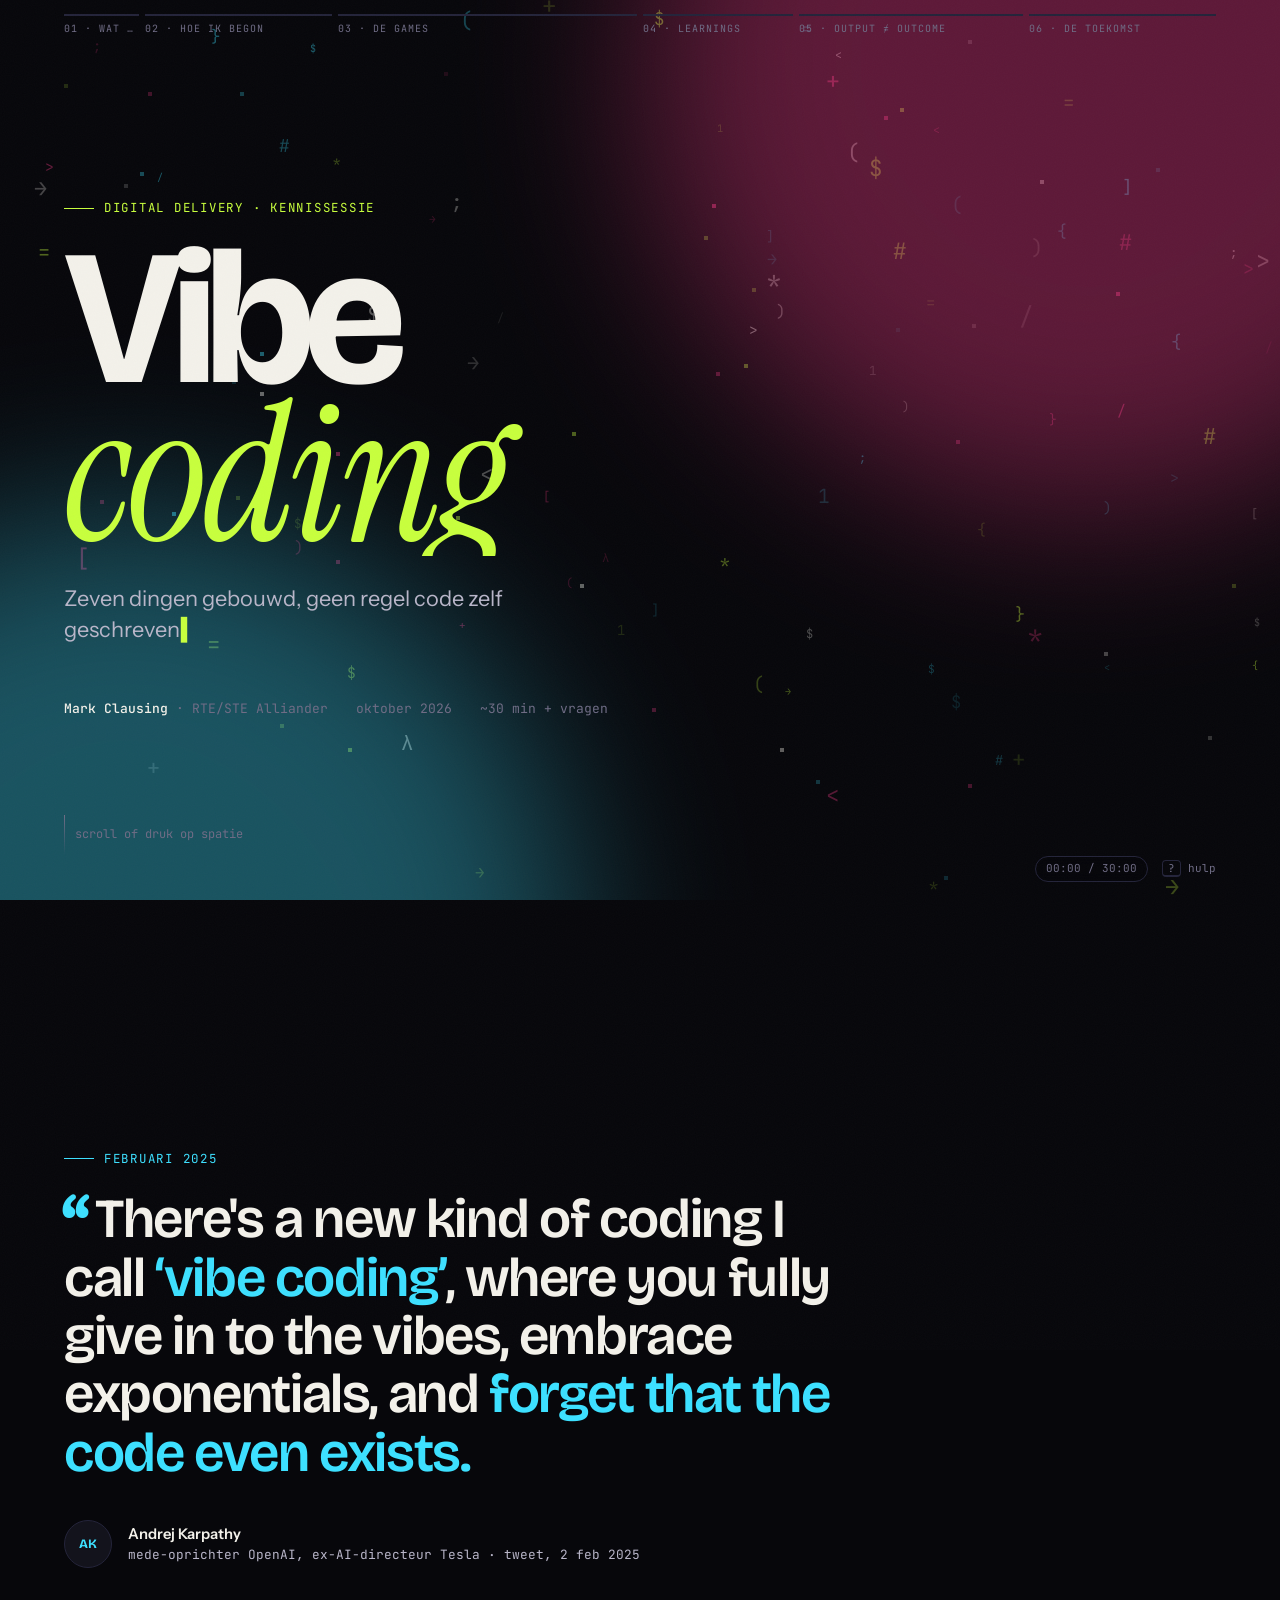
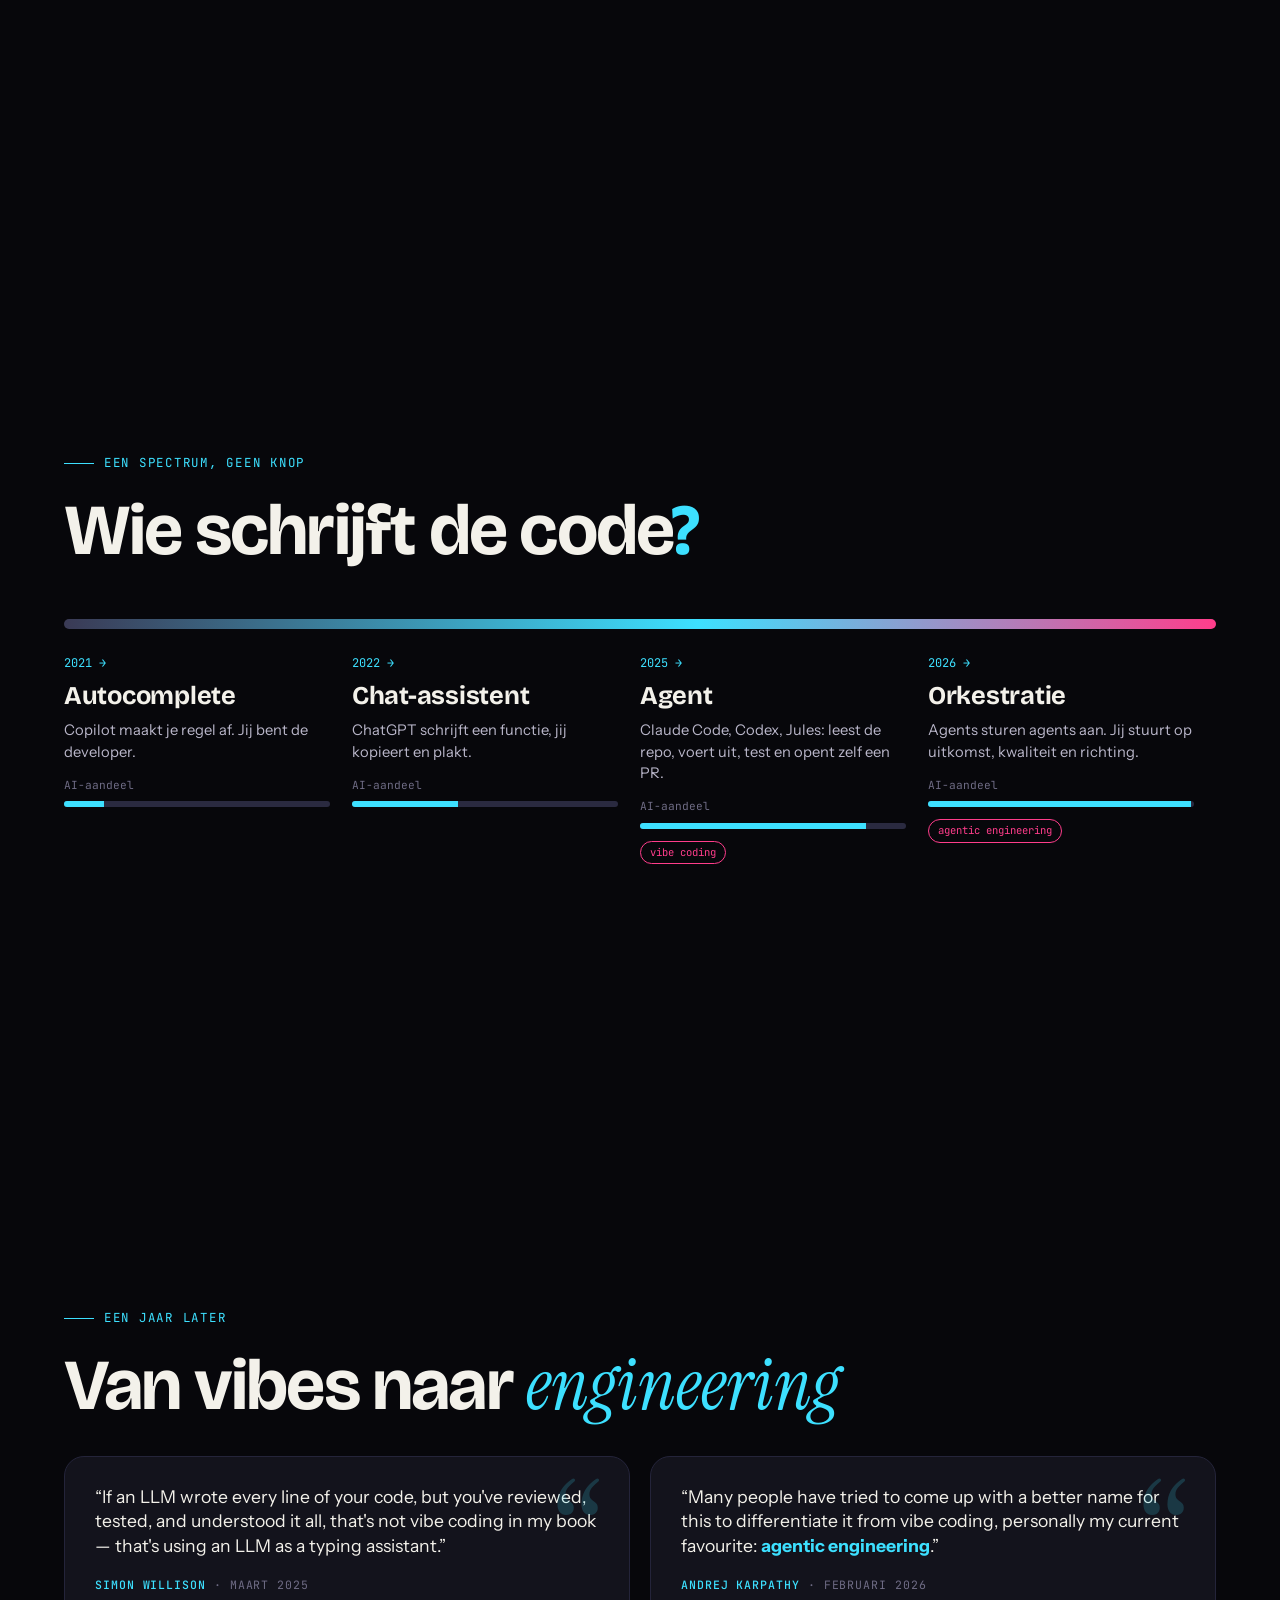
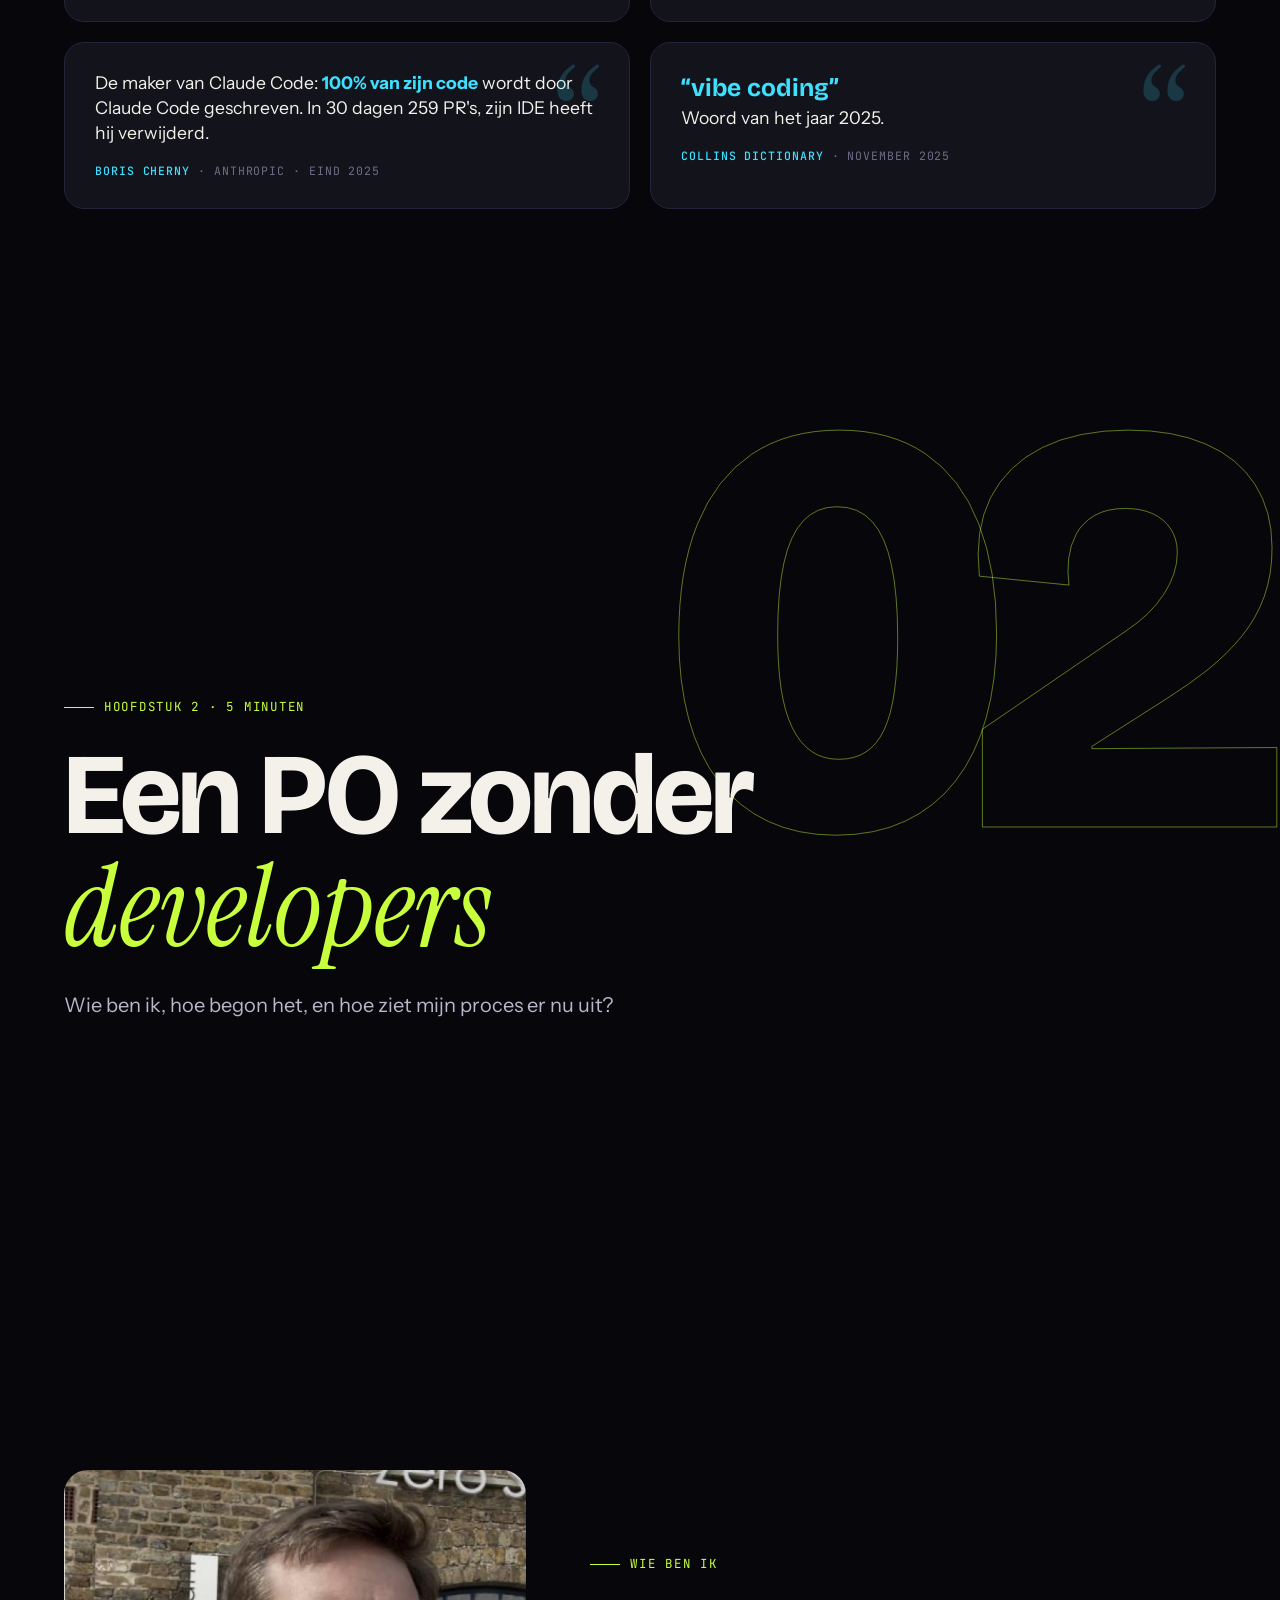
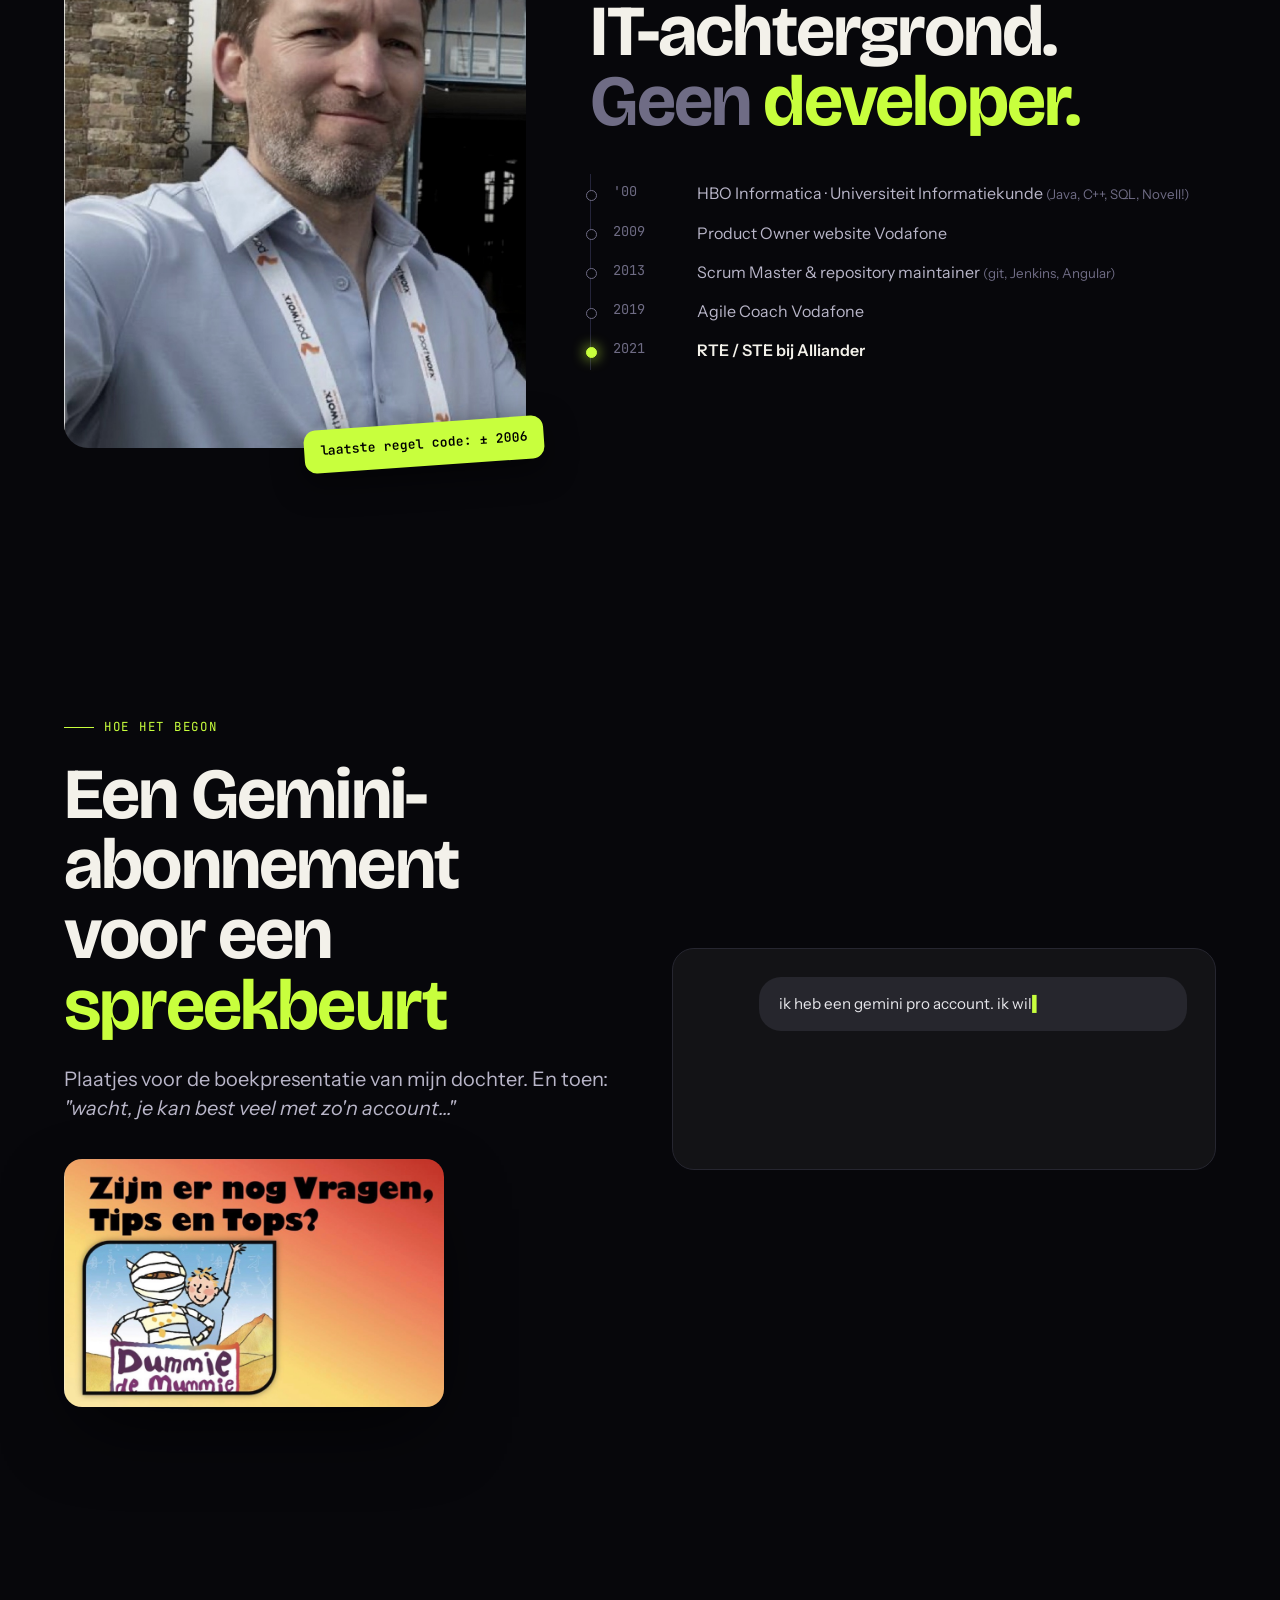
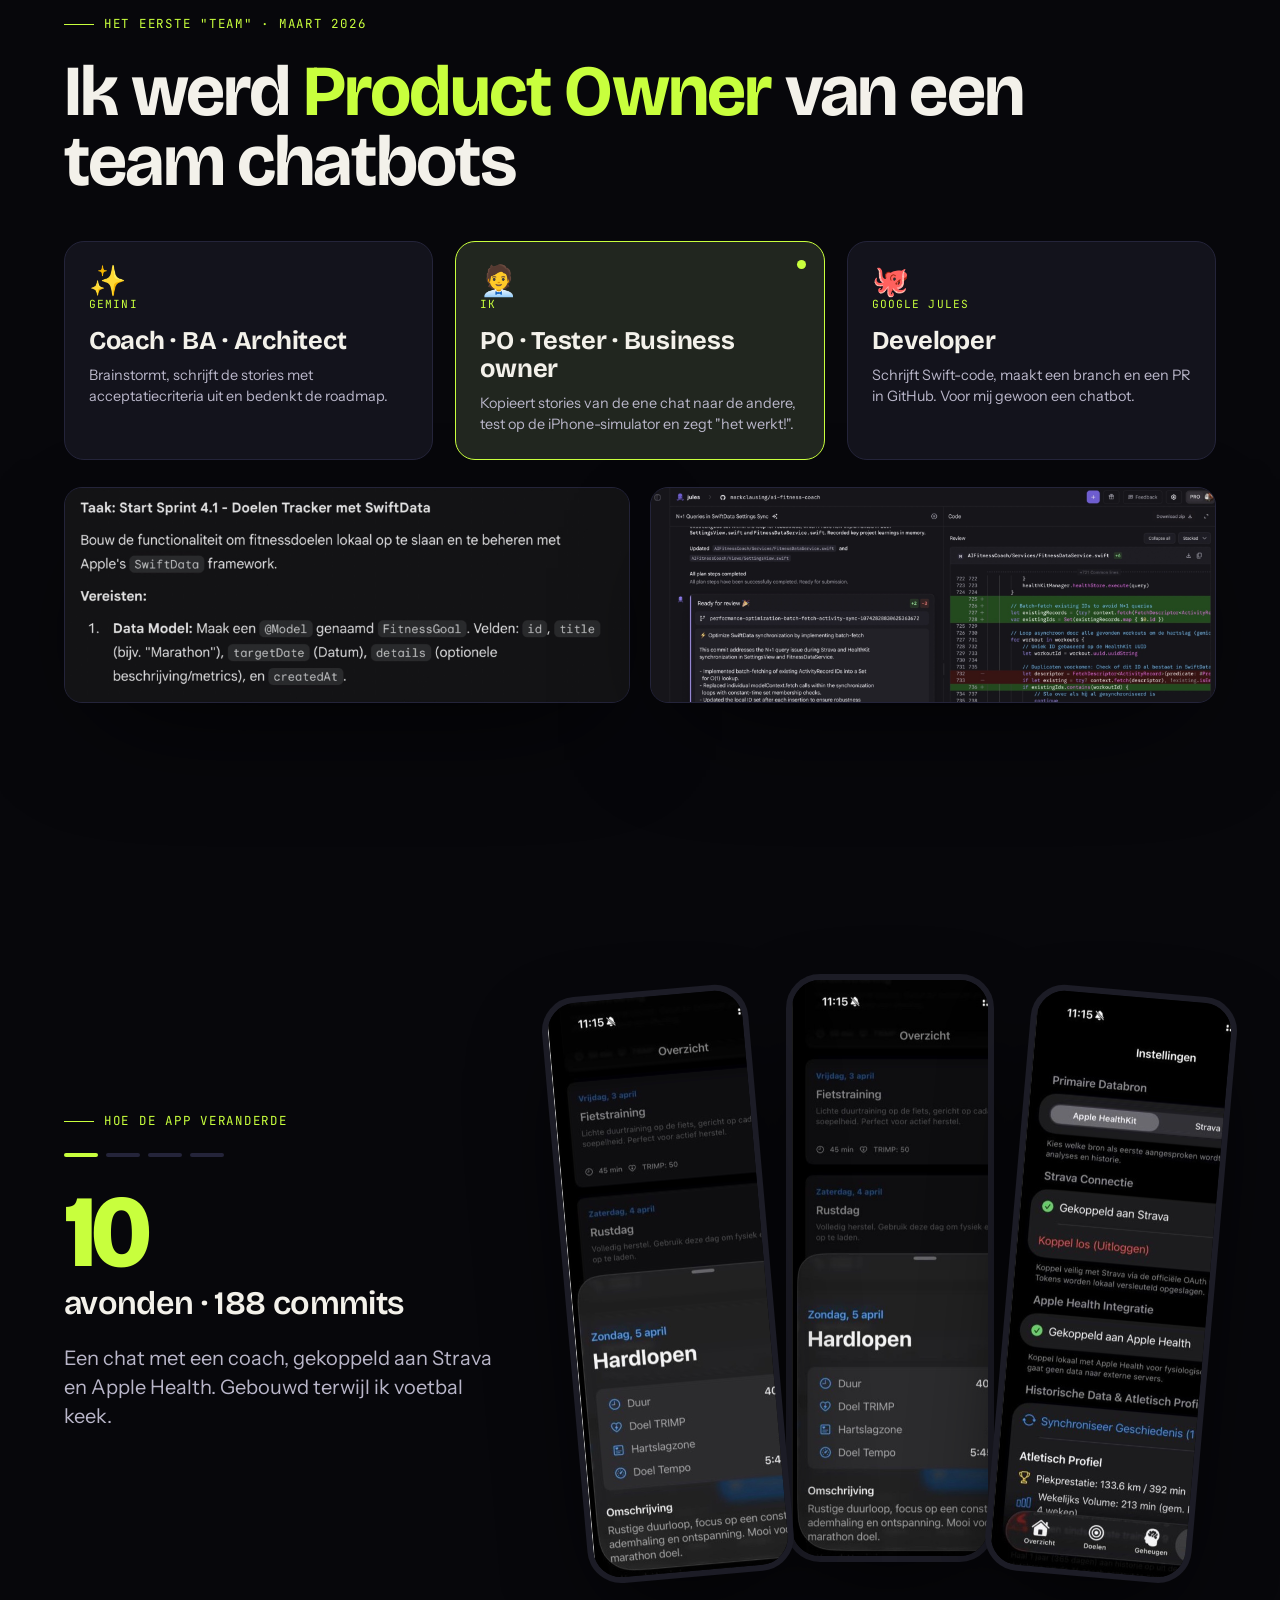
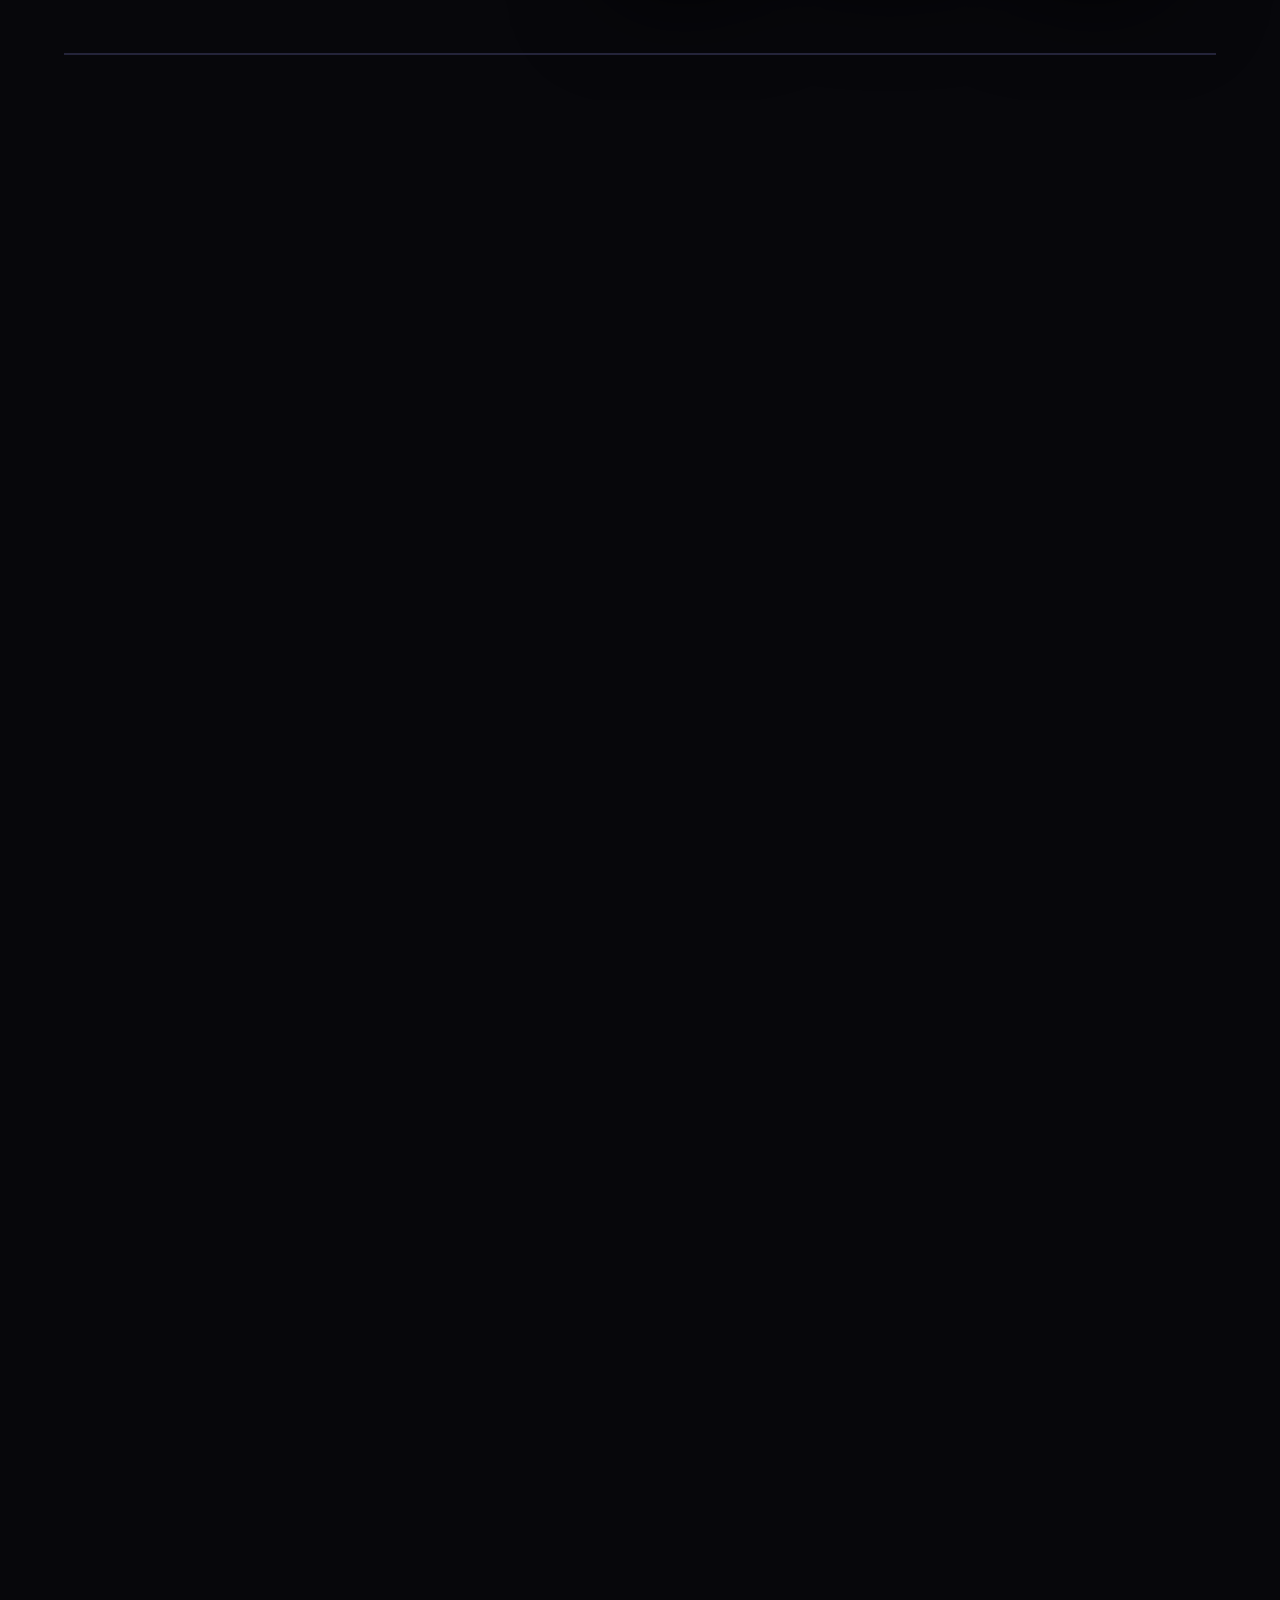
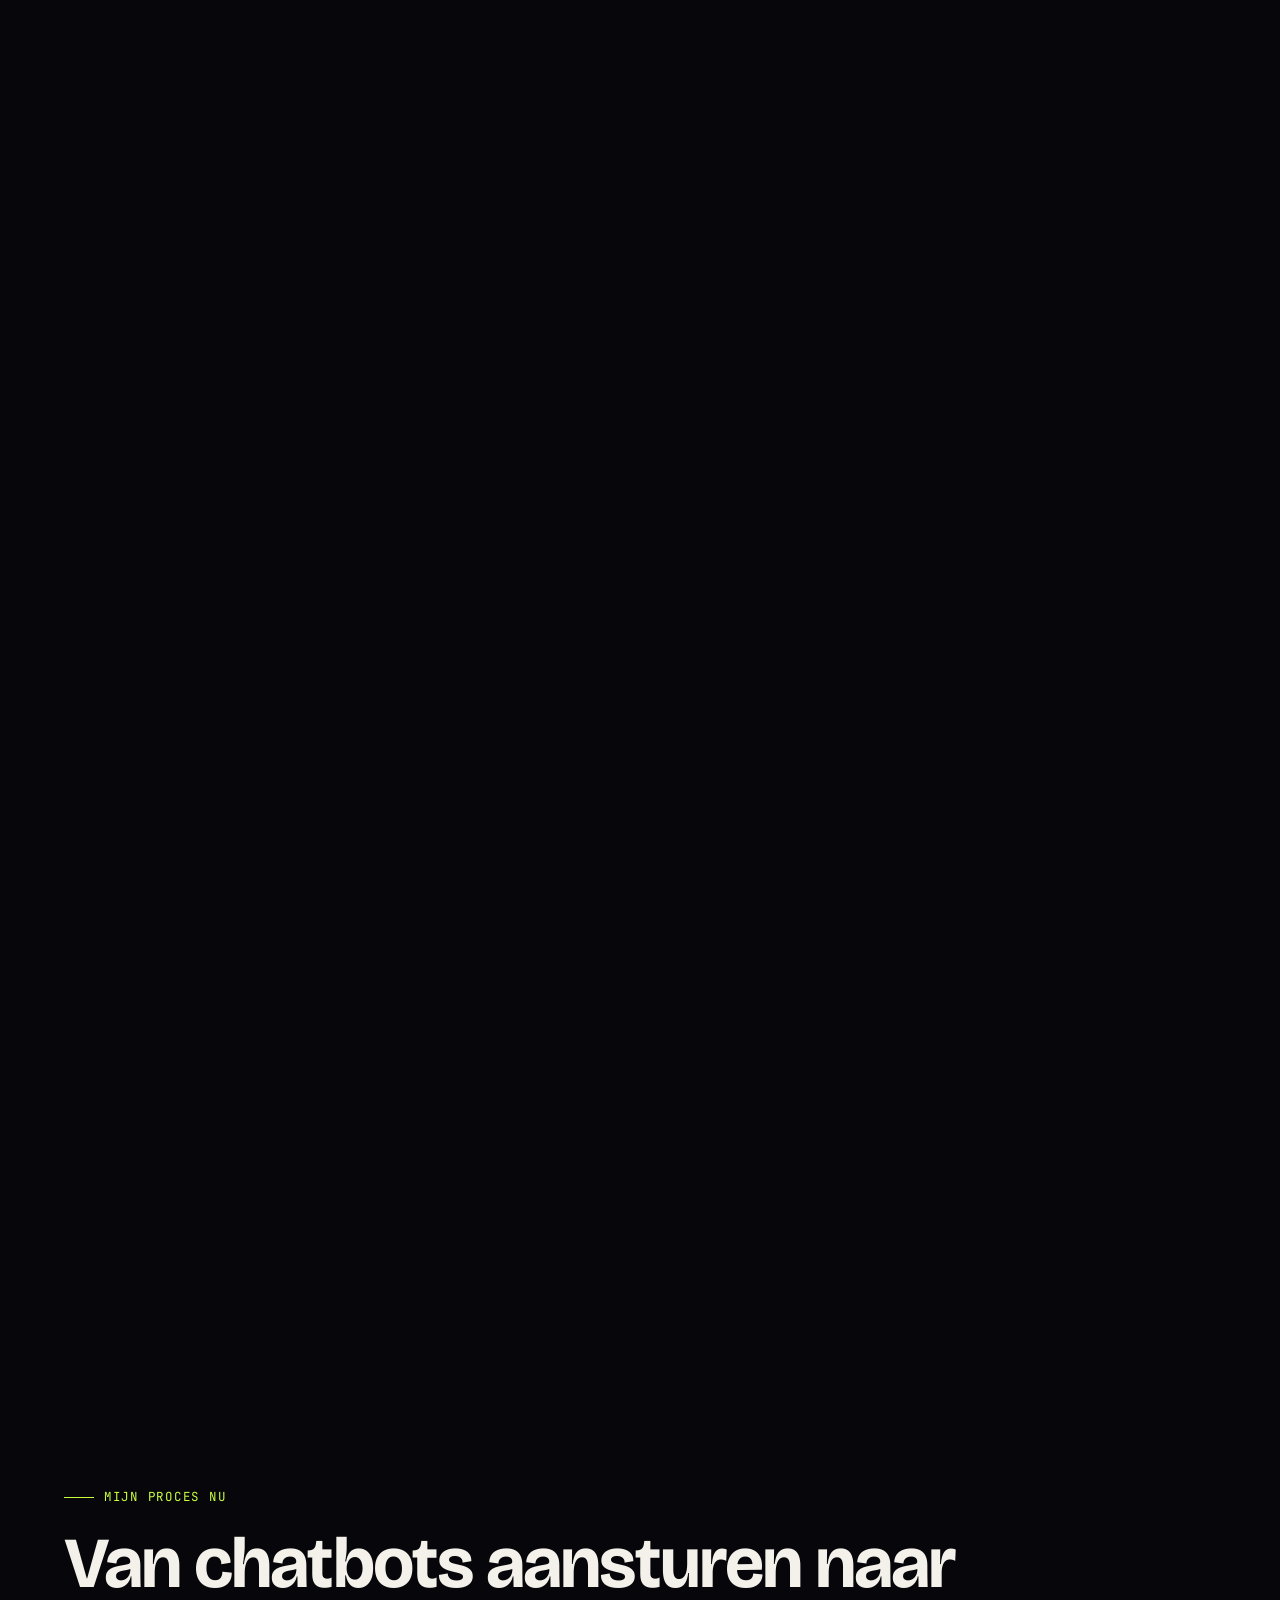
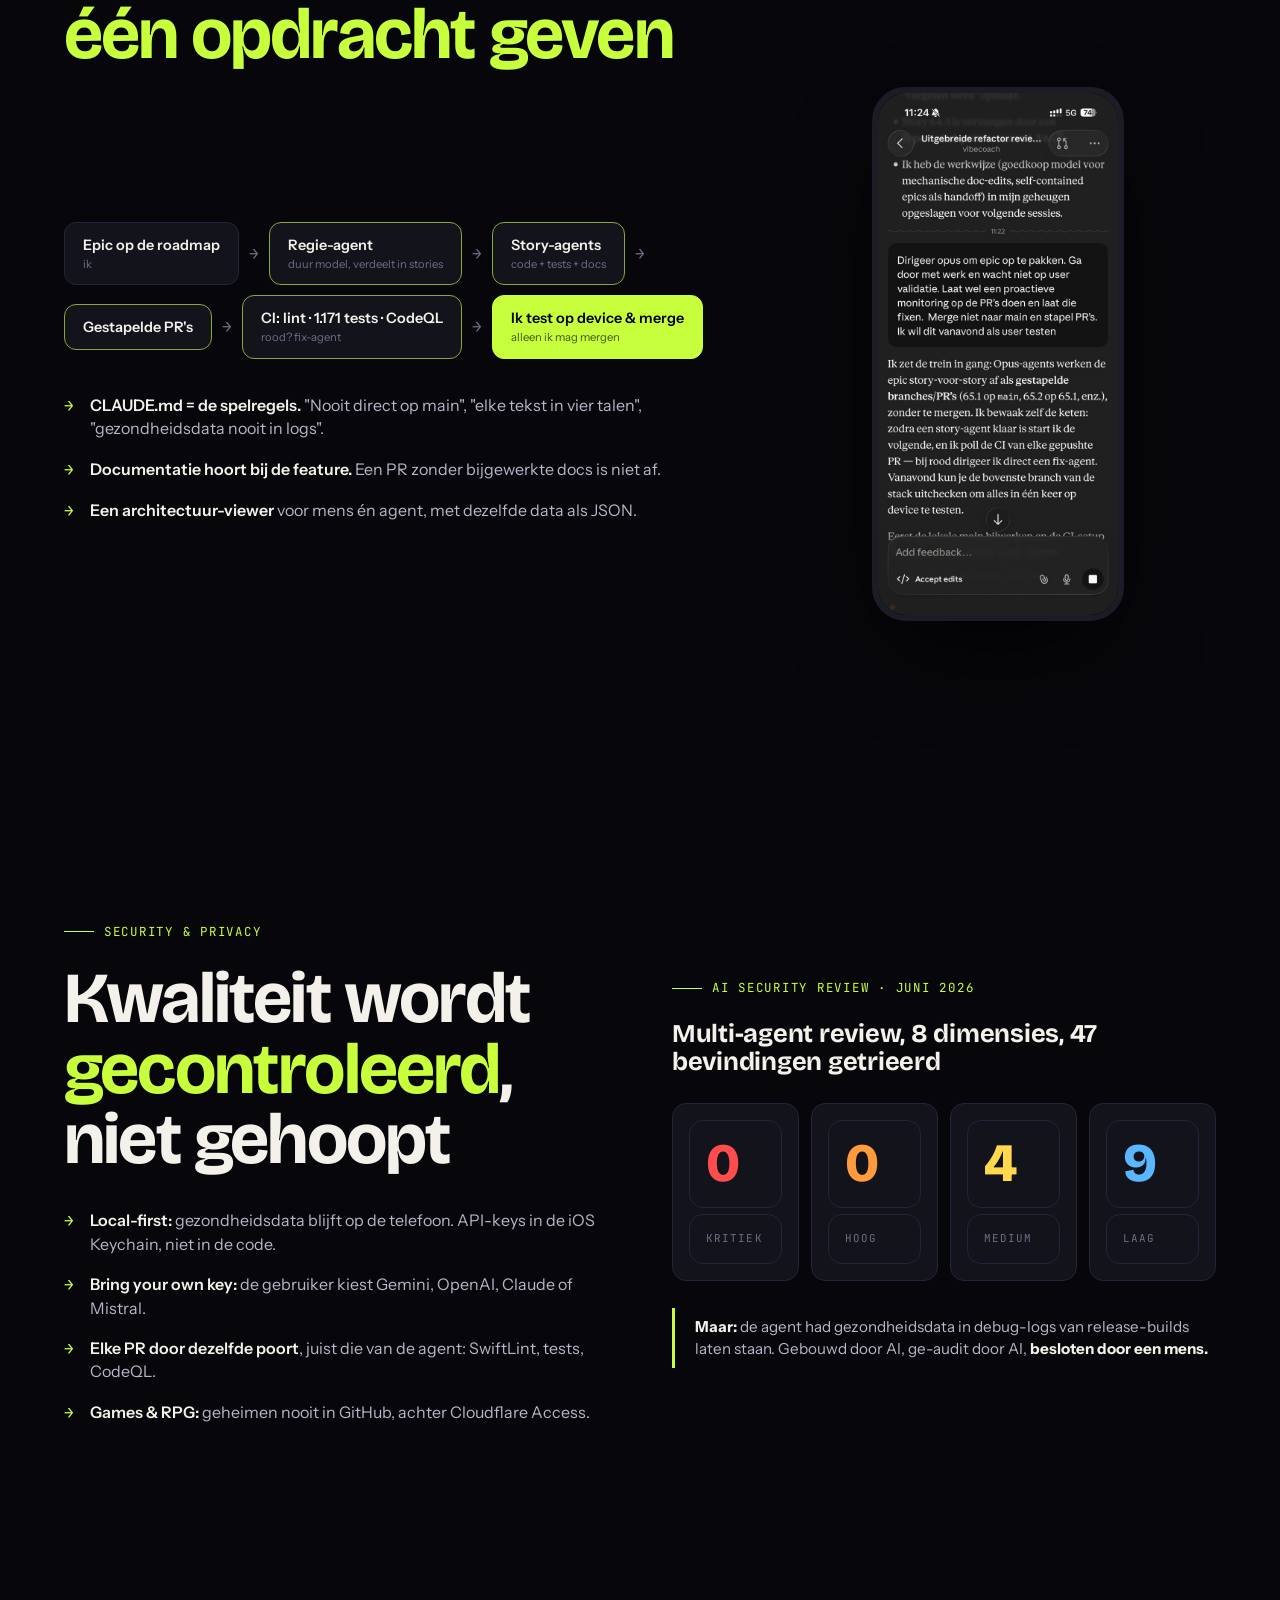
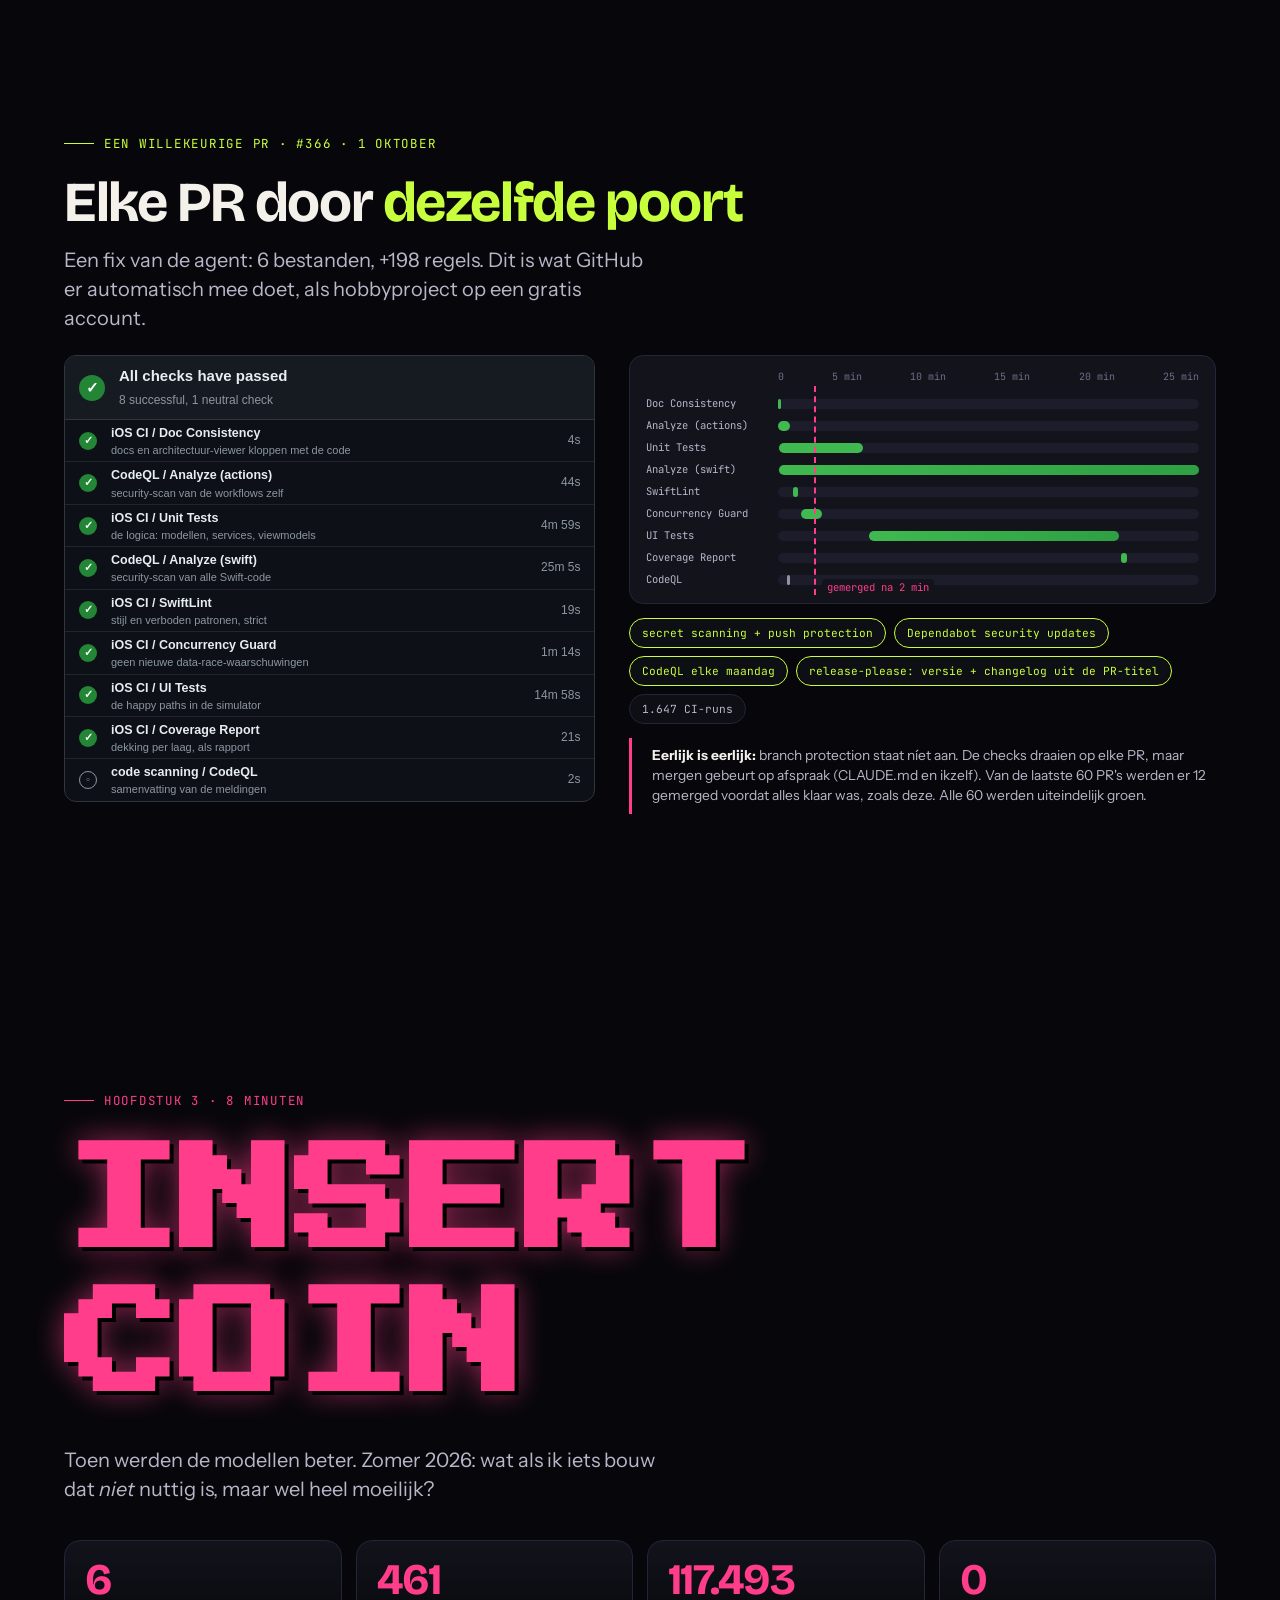
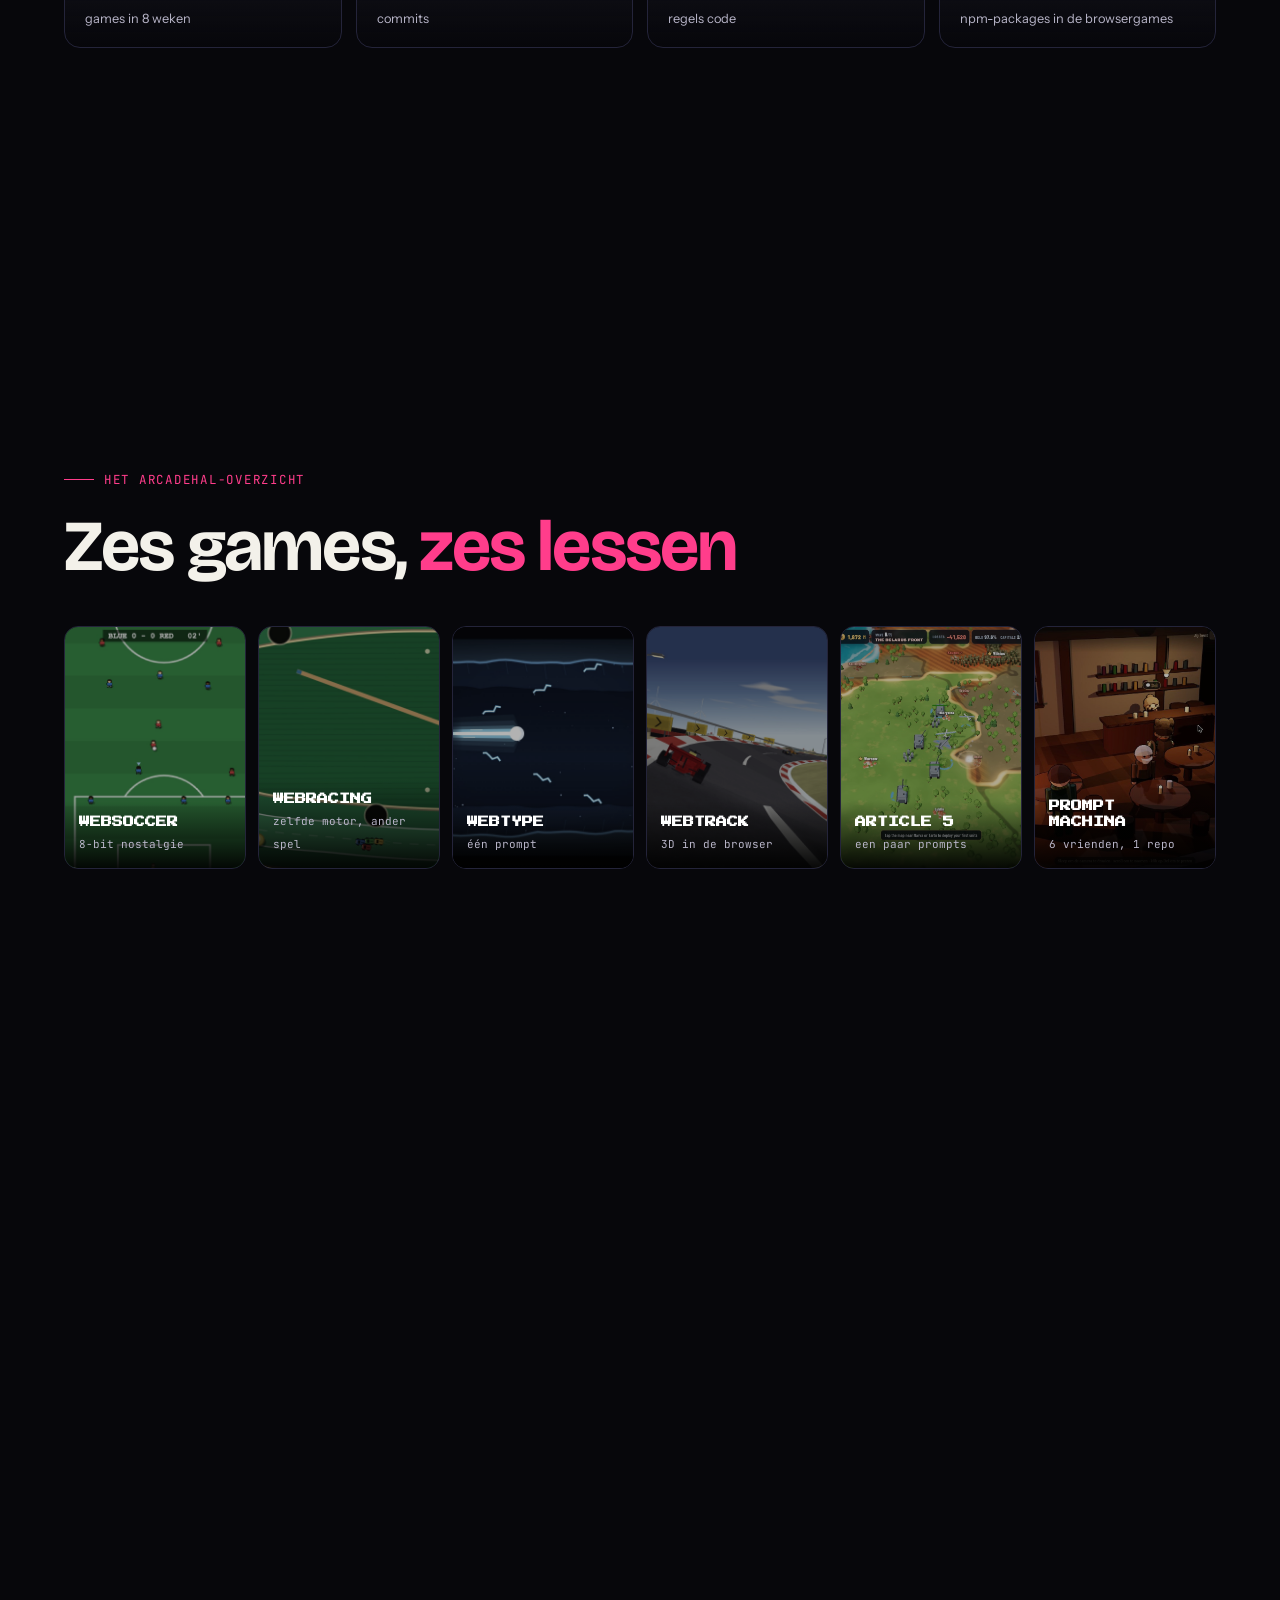
<file: vibe-coding-concept/index.html>
<!doctype html>
<html lang="nl"><head><meta charset="utf-8"><meta name="viewport" content="width=device-width, initial-scale=1">
<title>Vibe Coding</title><meta http-equiv="refresh" content="0; url=../vibe-coding/">
<link rel="canonical" href="../vibe-coding/"><style>body{background:#07070b;color:#f3f1ea;font-family:system-ui;padding:16px}</style></head>
<body><p>De conceptversie is nu de definitieve presentatie: <a href="../vibe-coding/" style="color:#c8ff3d">ga naar Vibe Coding</a>.</p>
<script>location.replace('../vibe-coding/' + location.hash)</script></body></html>
</file>
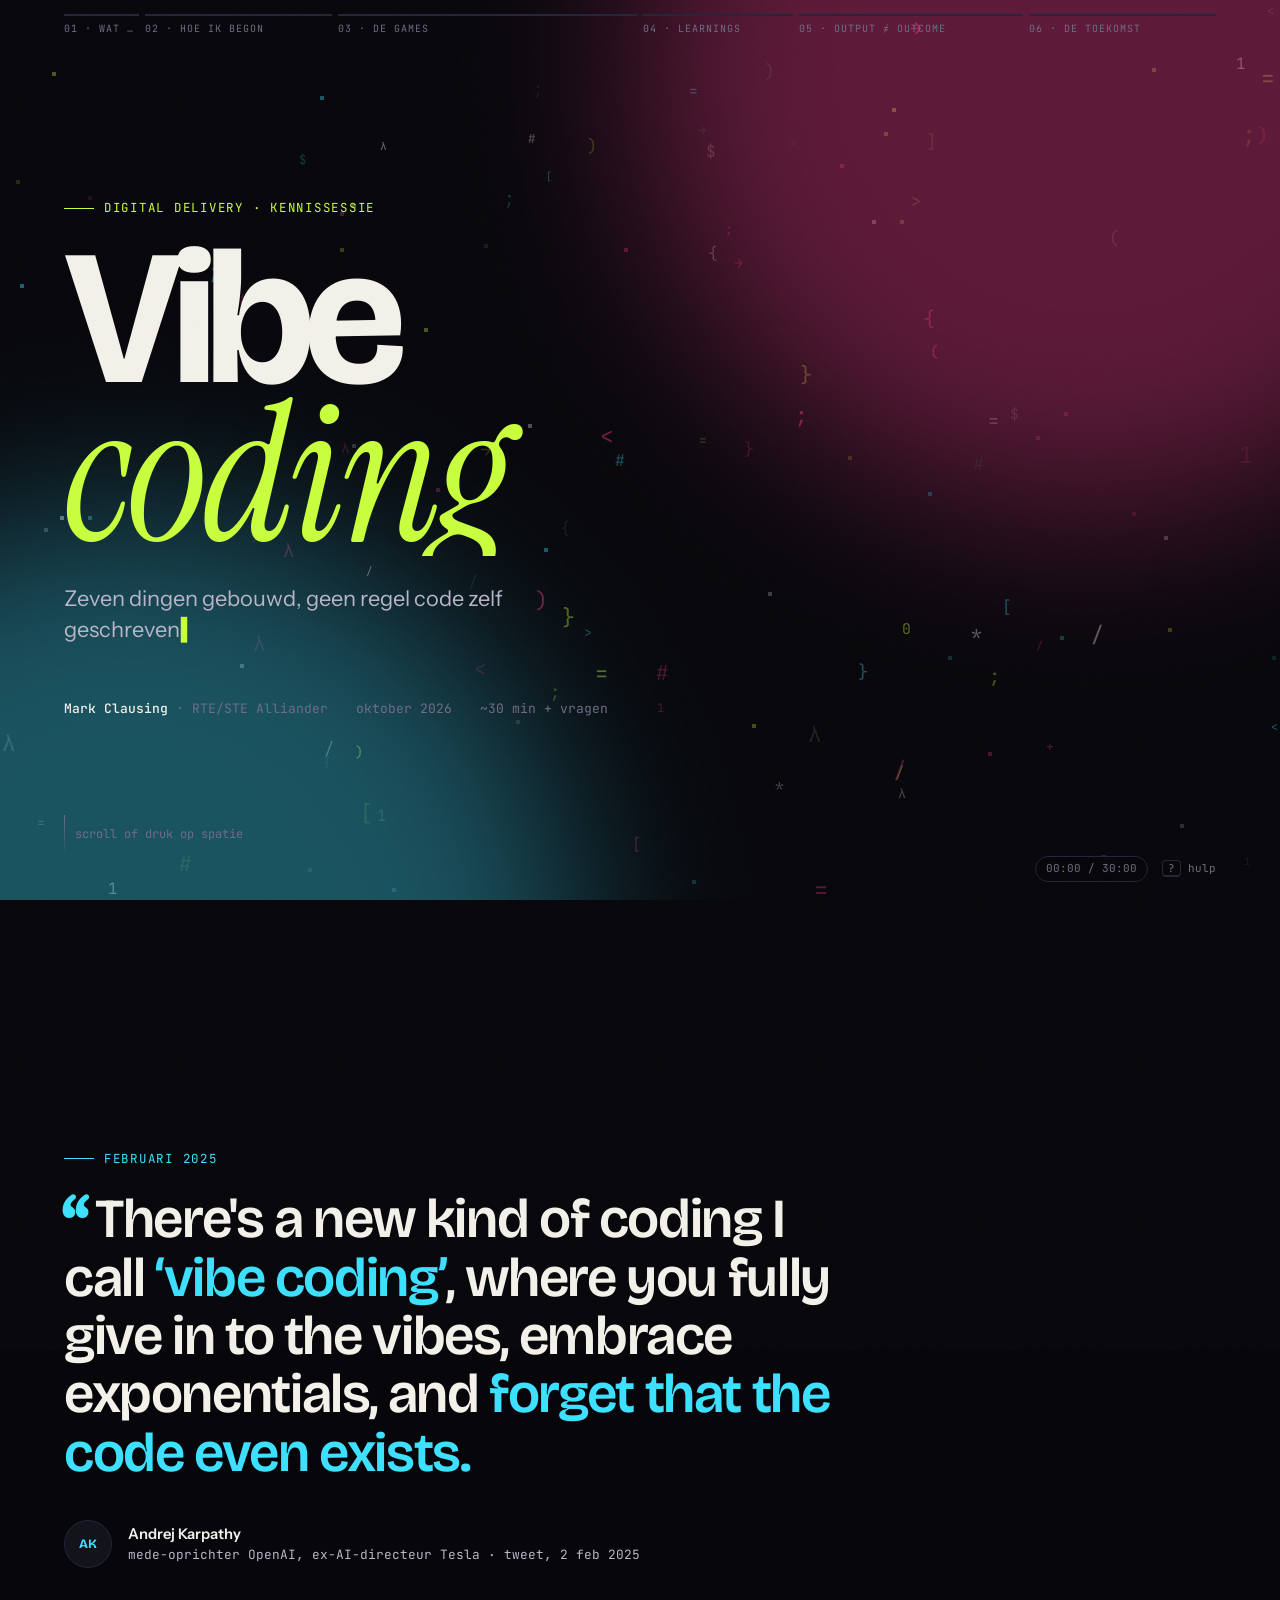
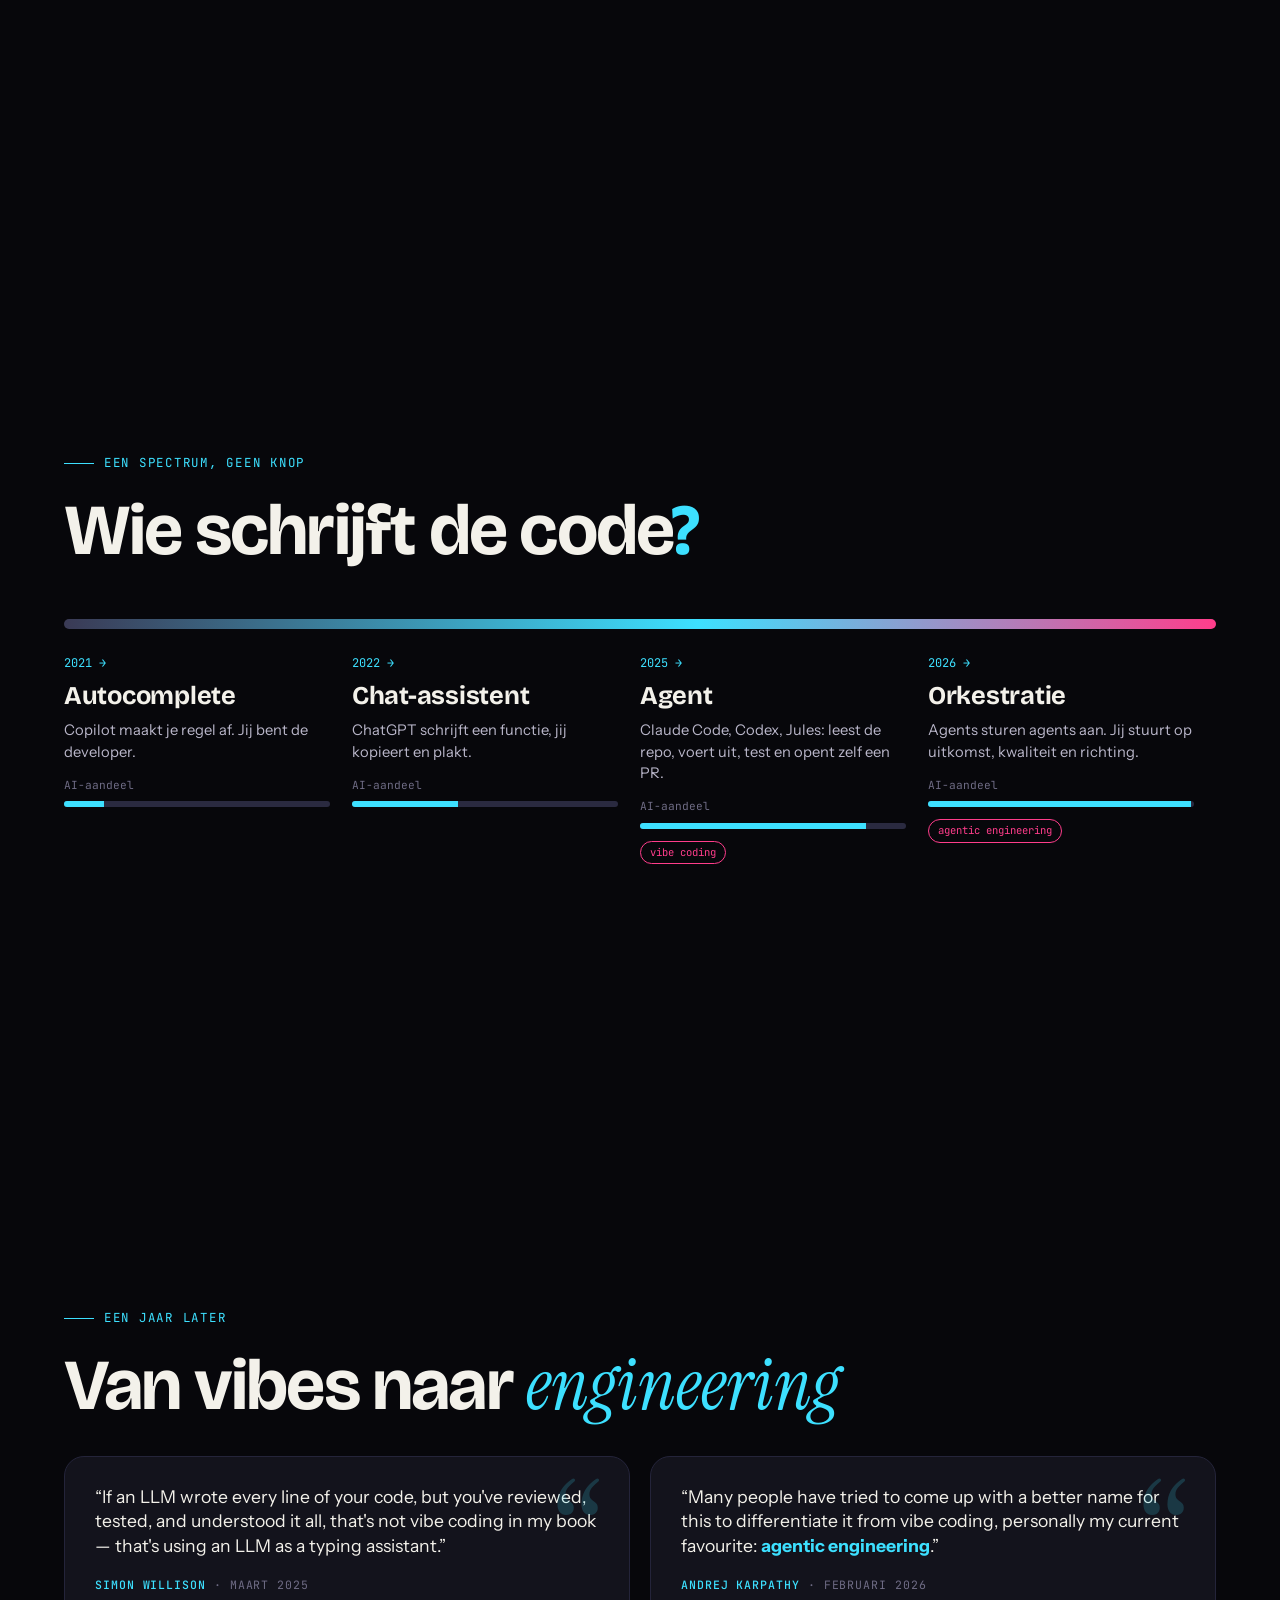
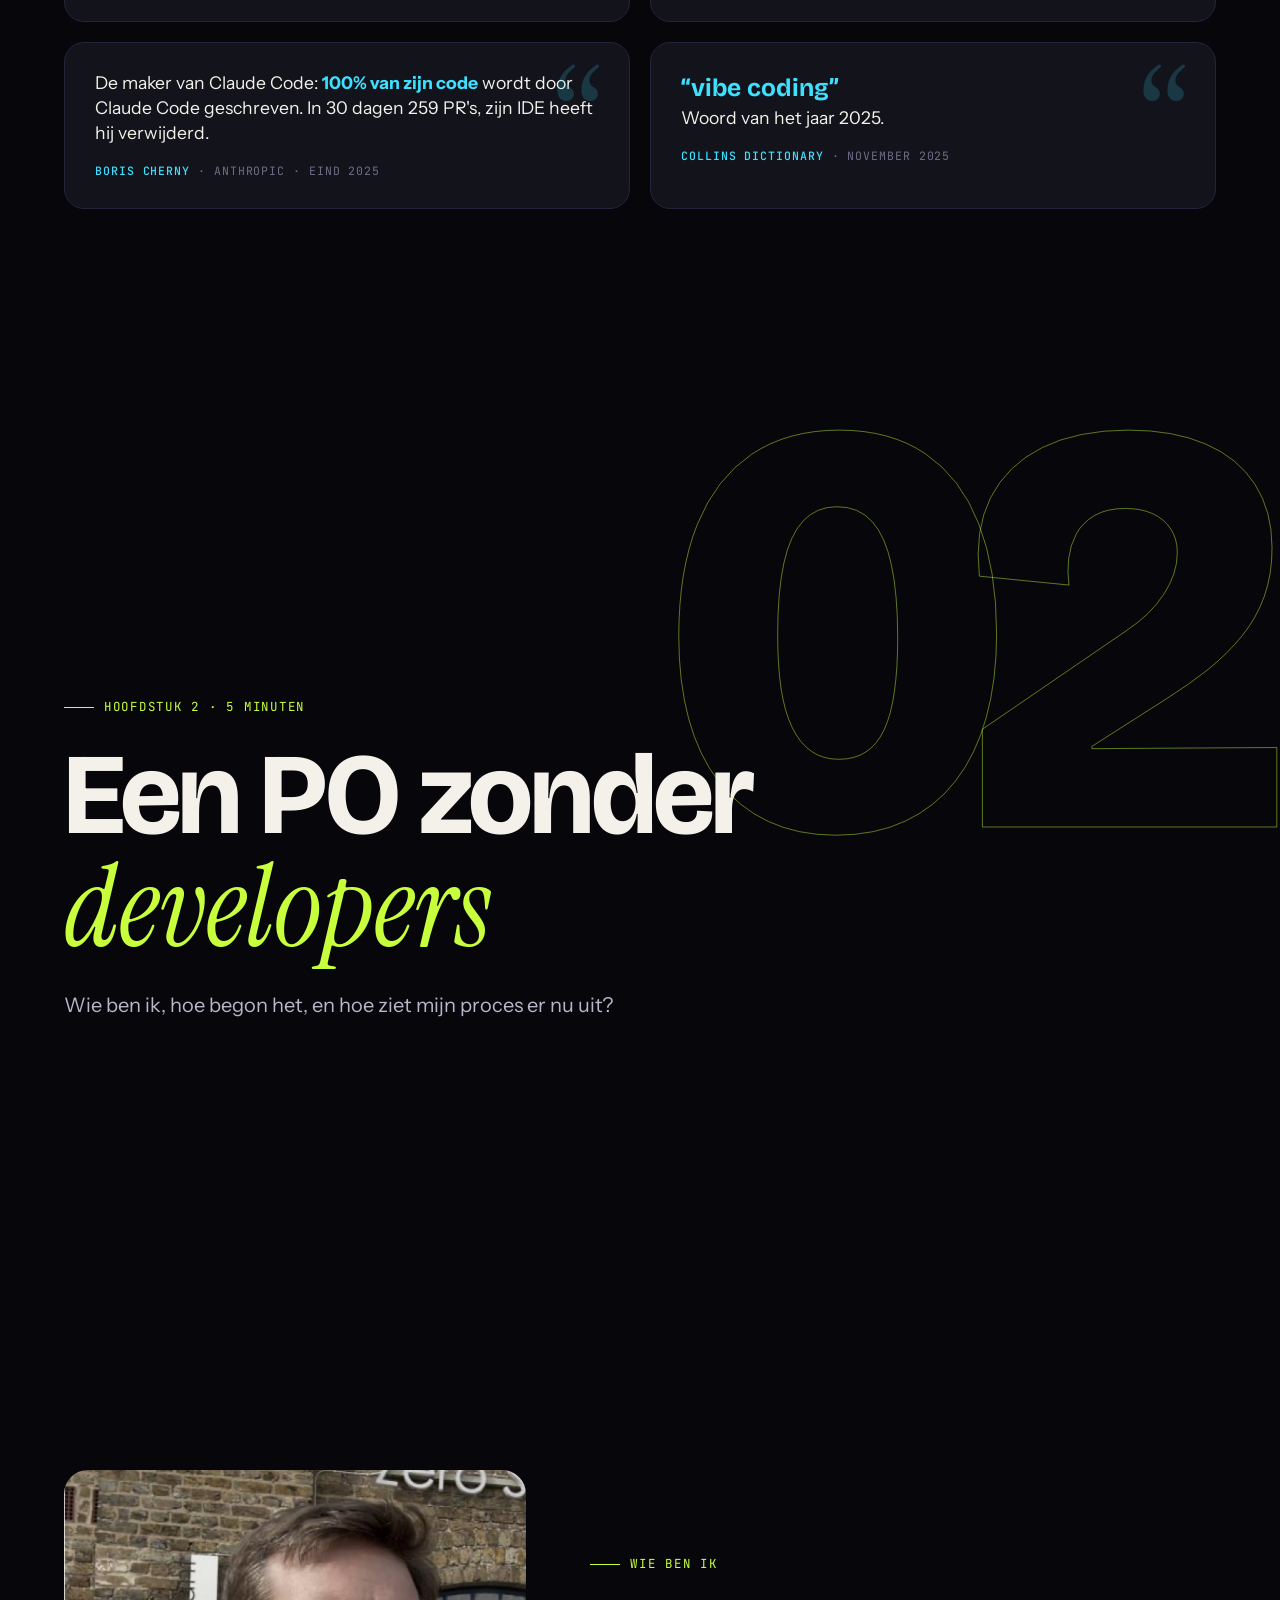
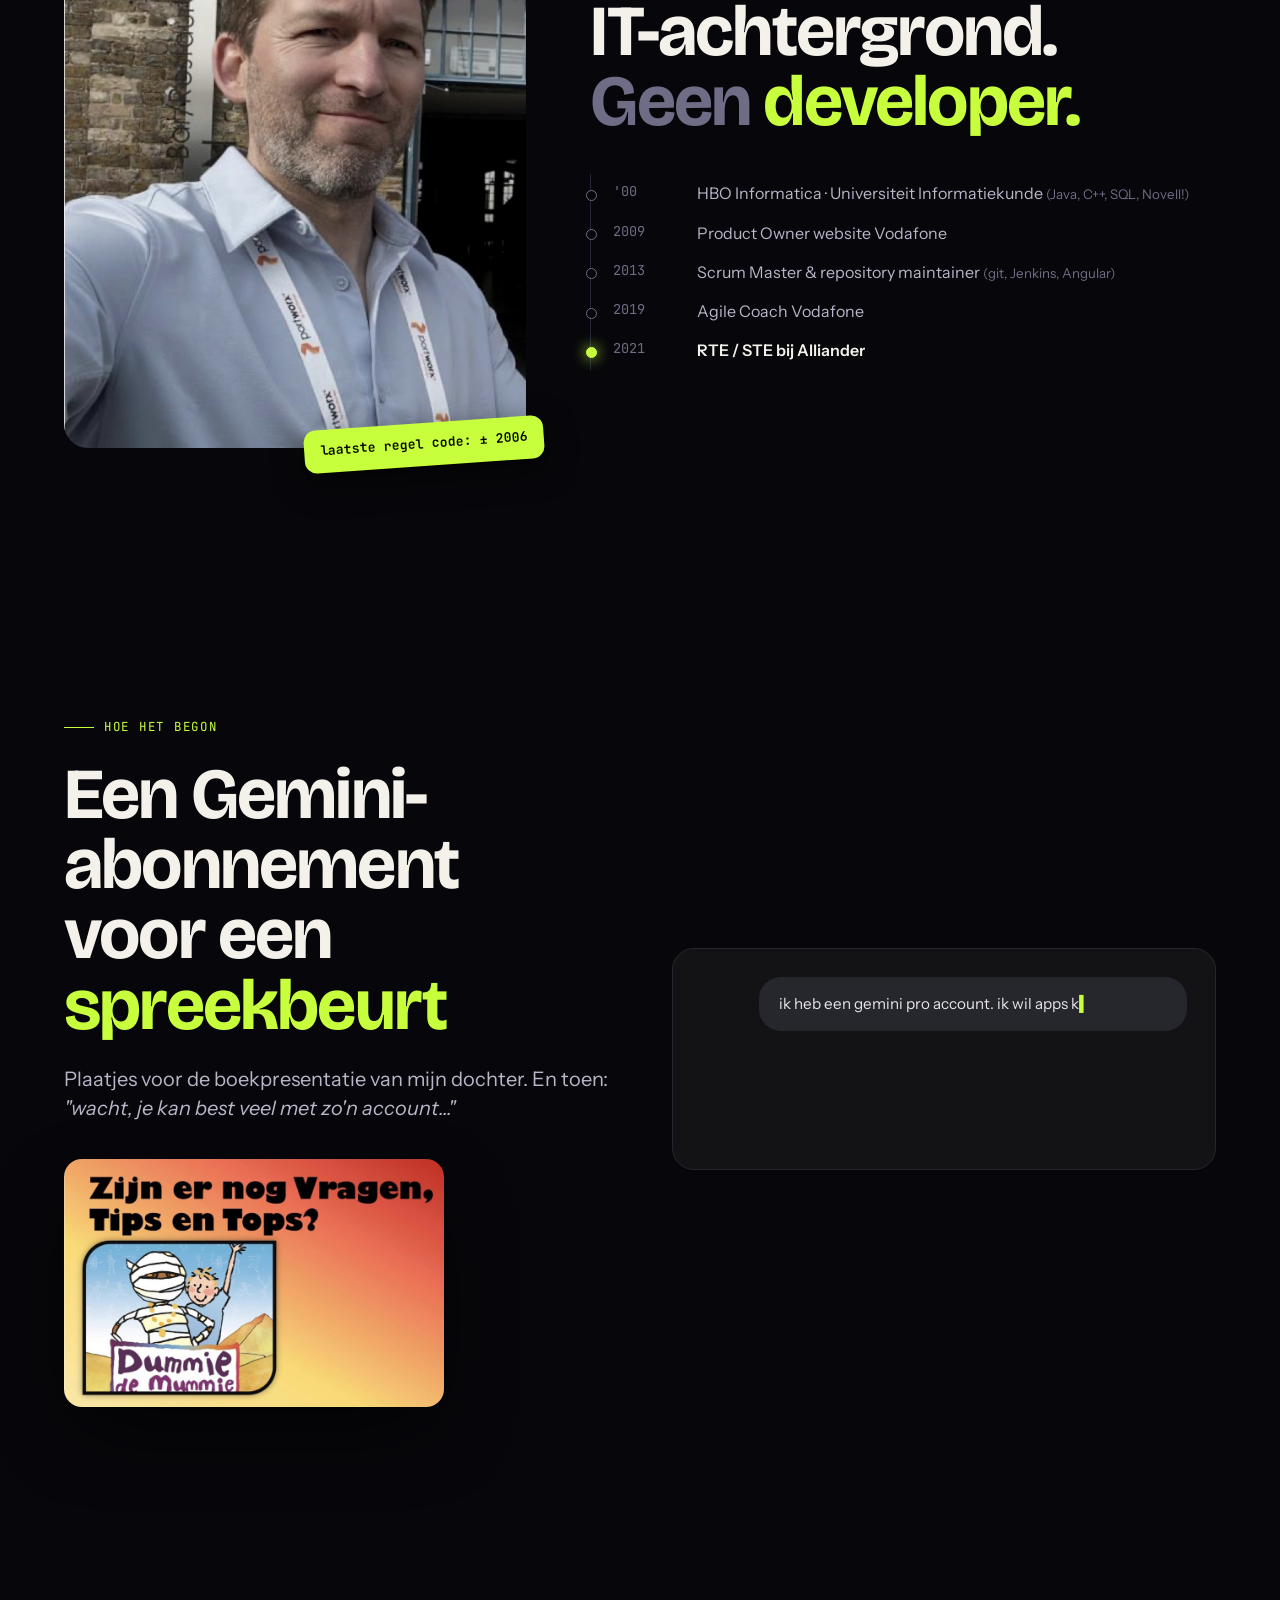
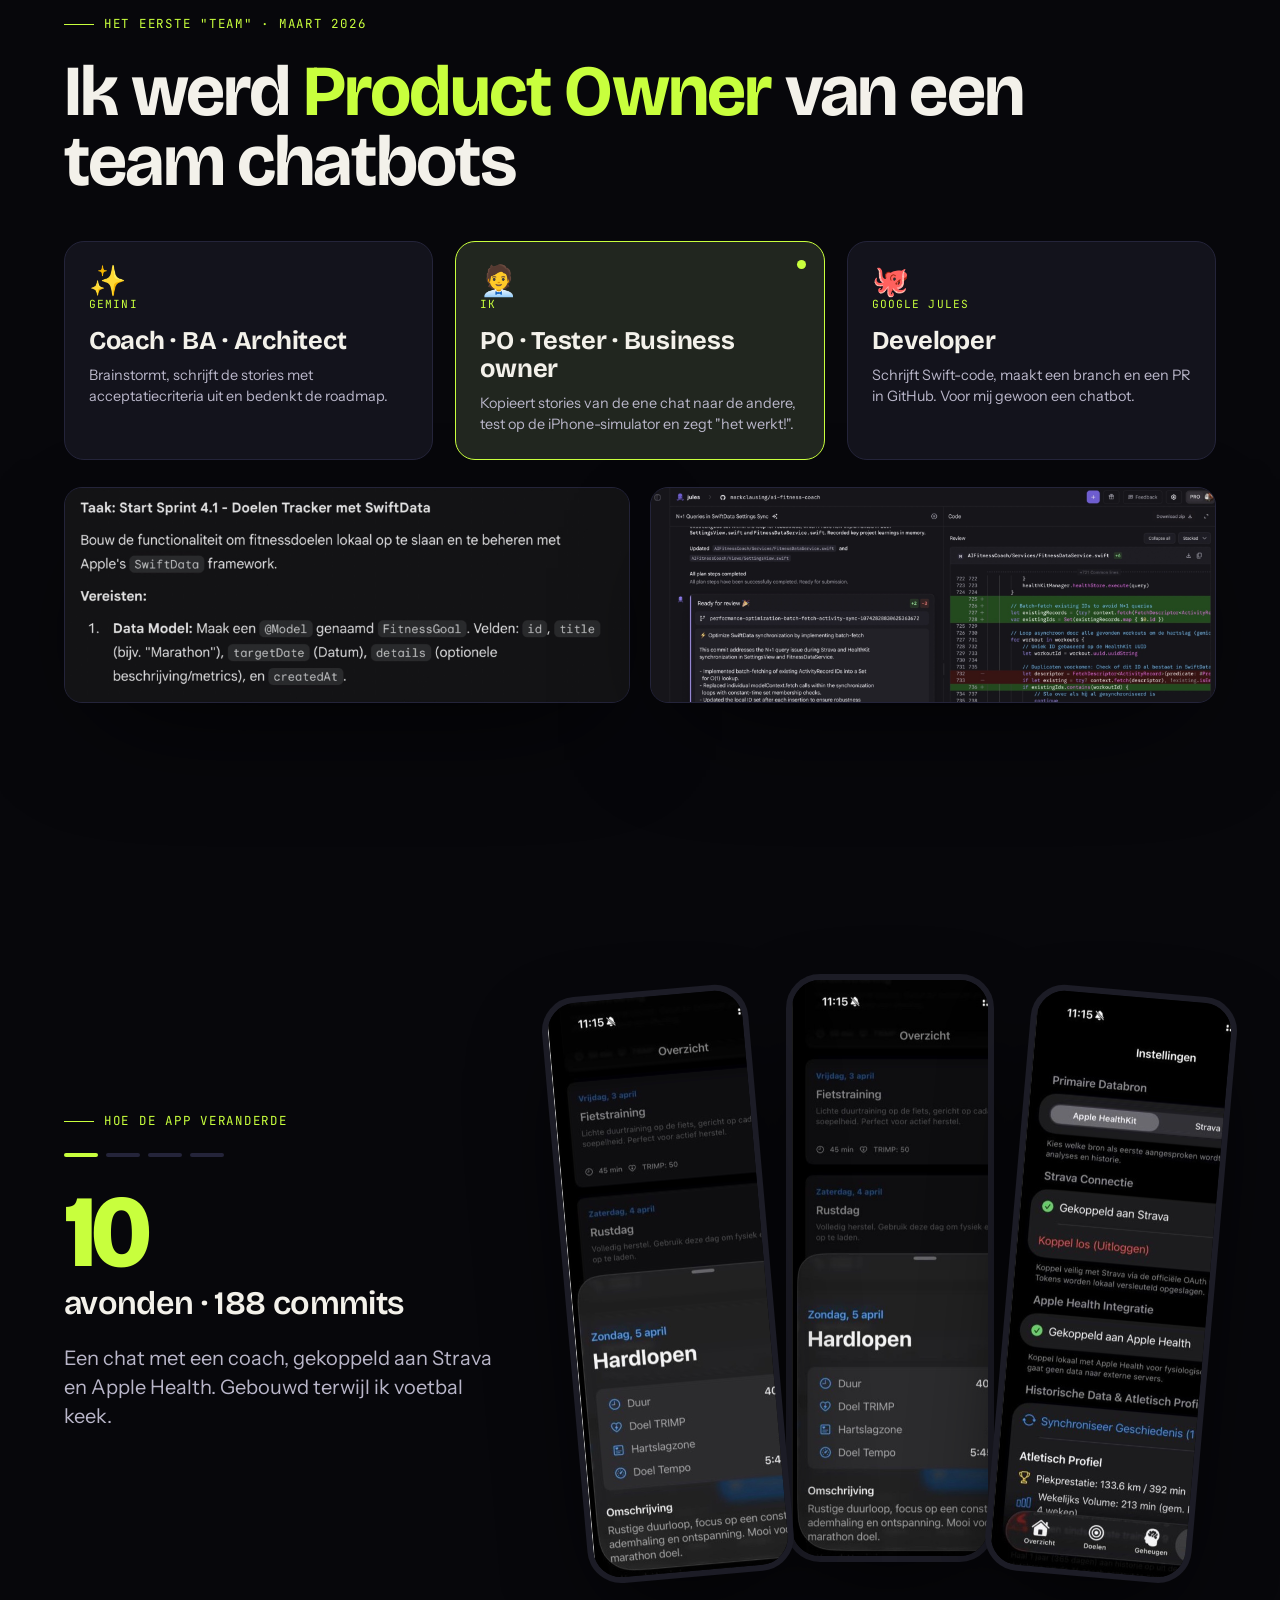
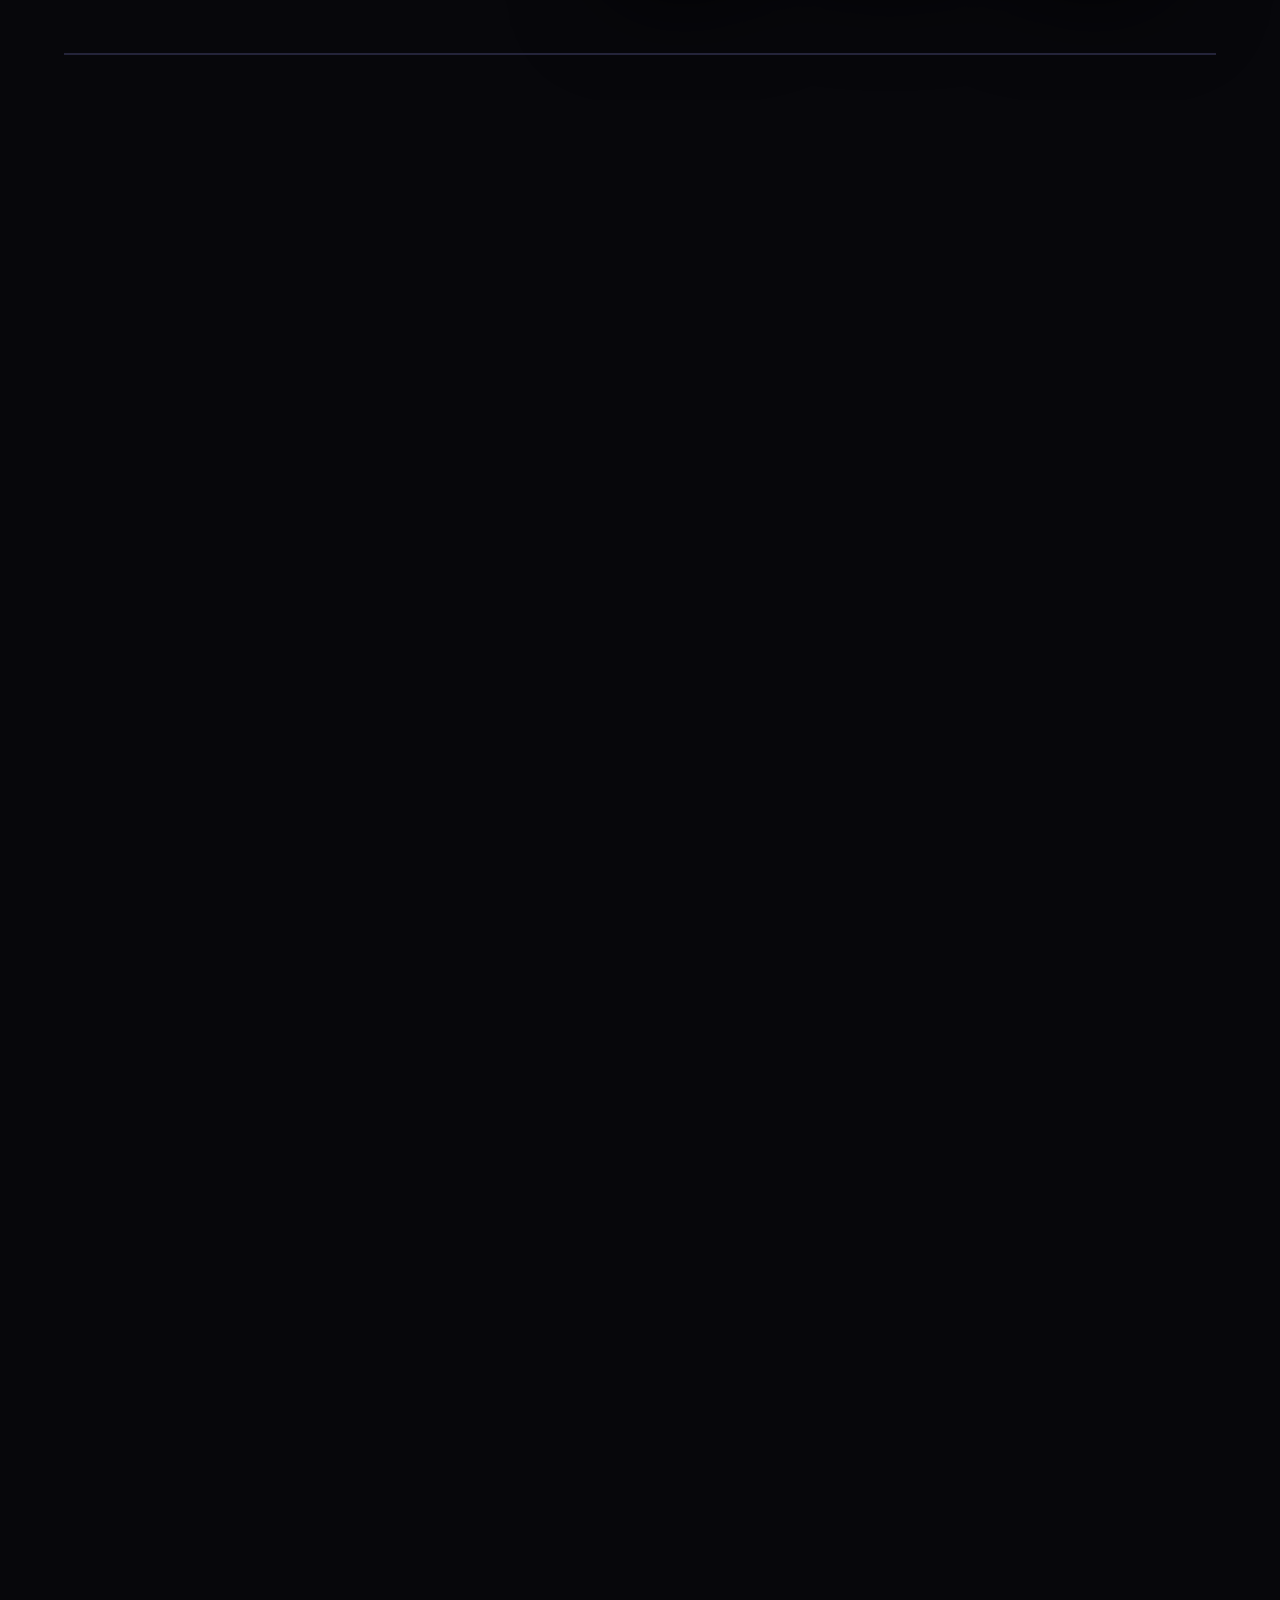
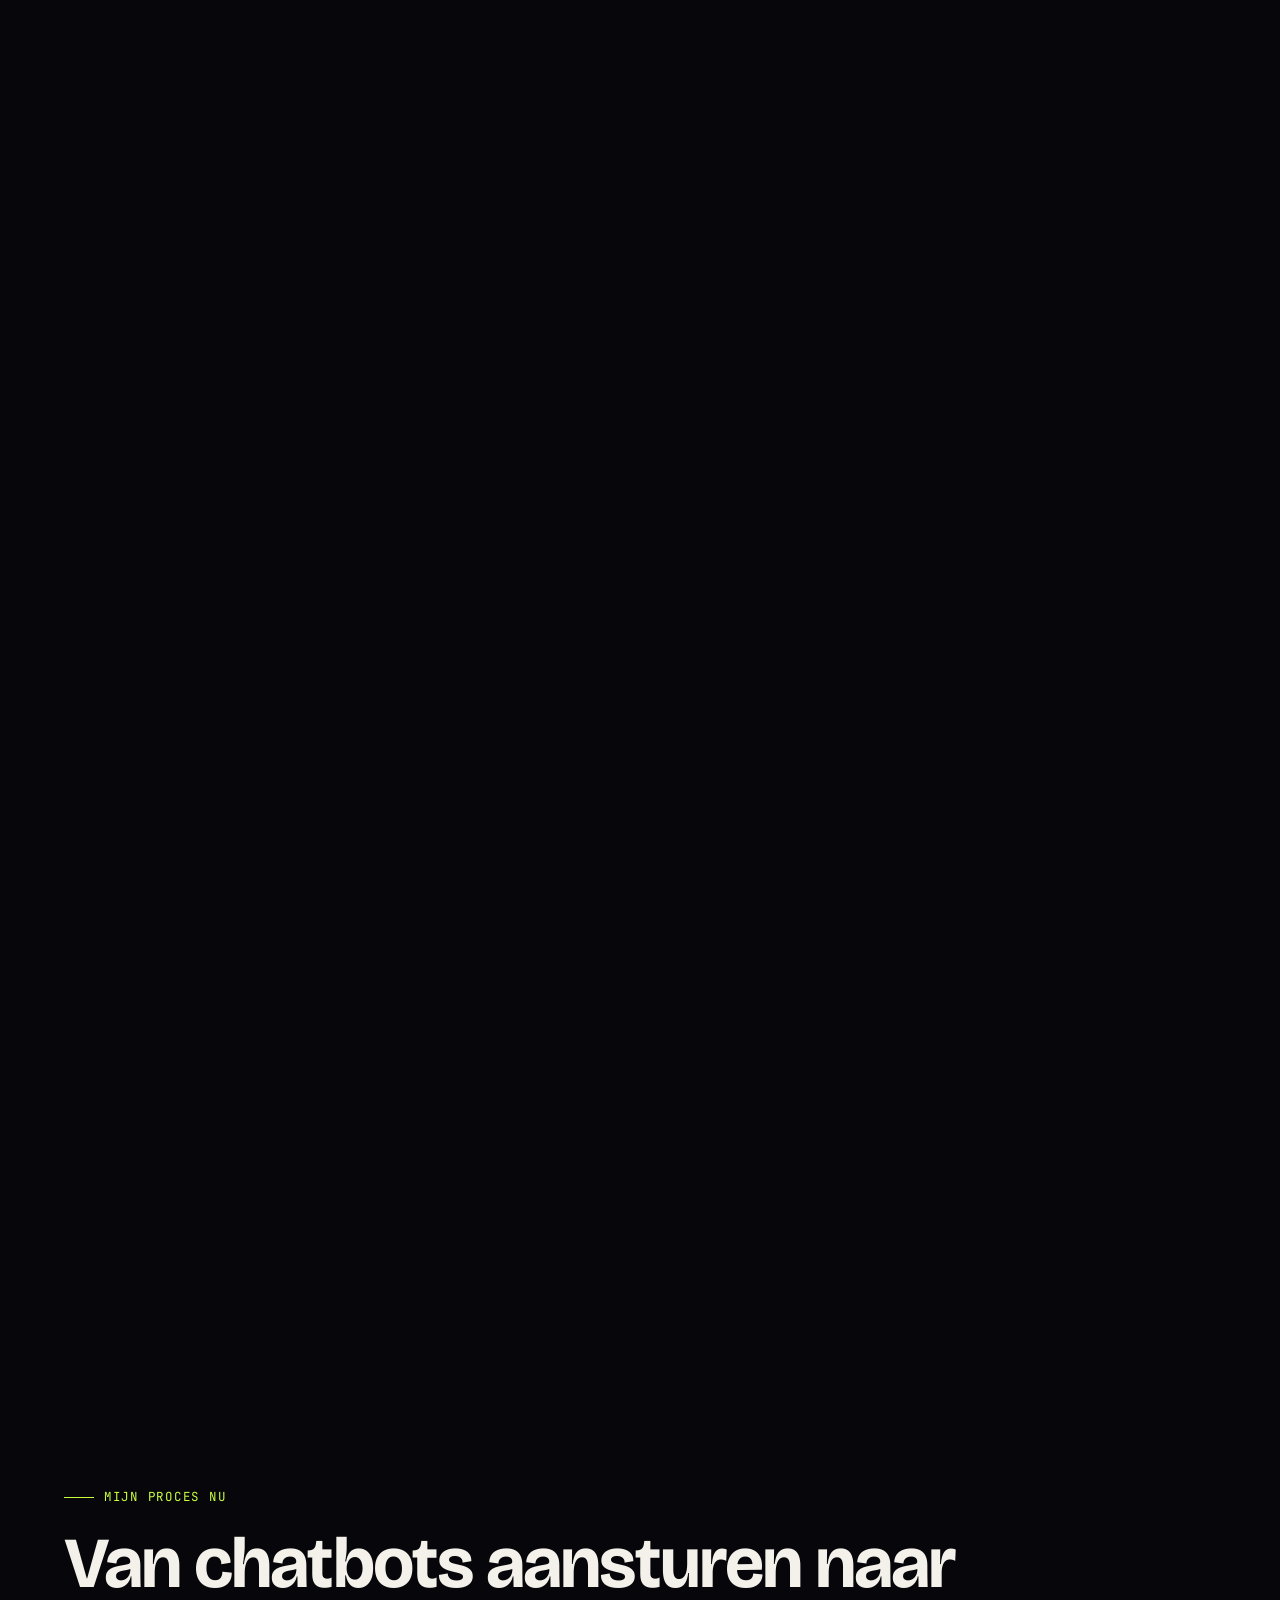
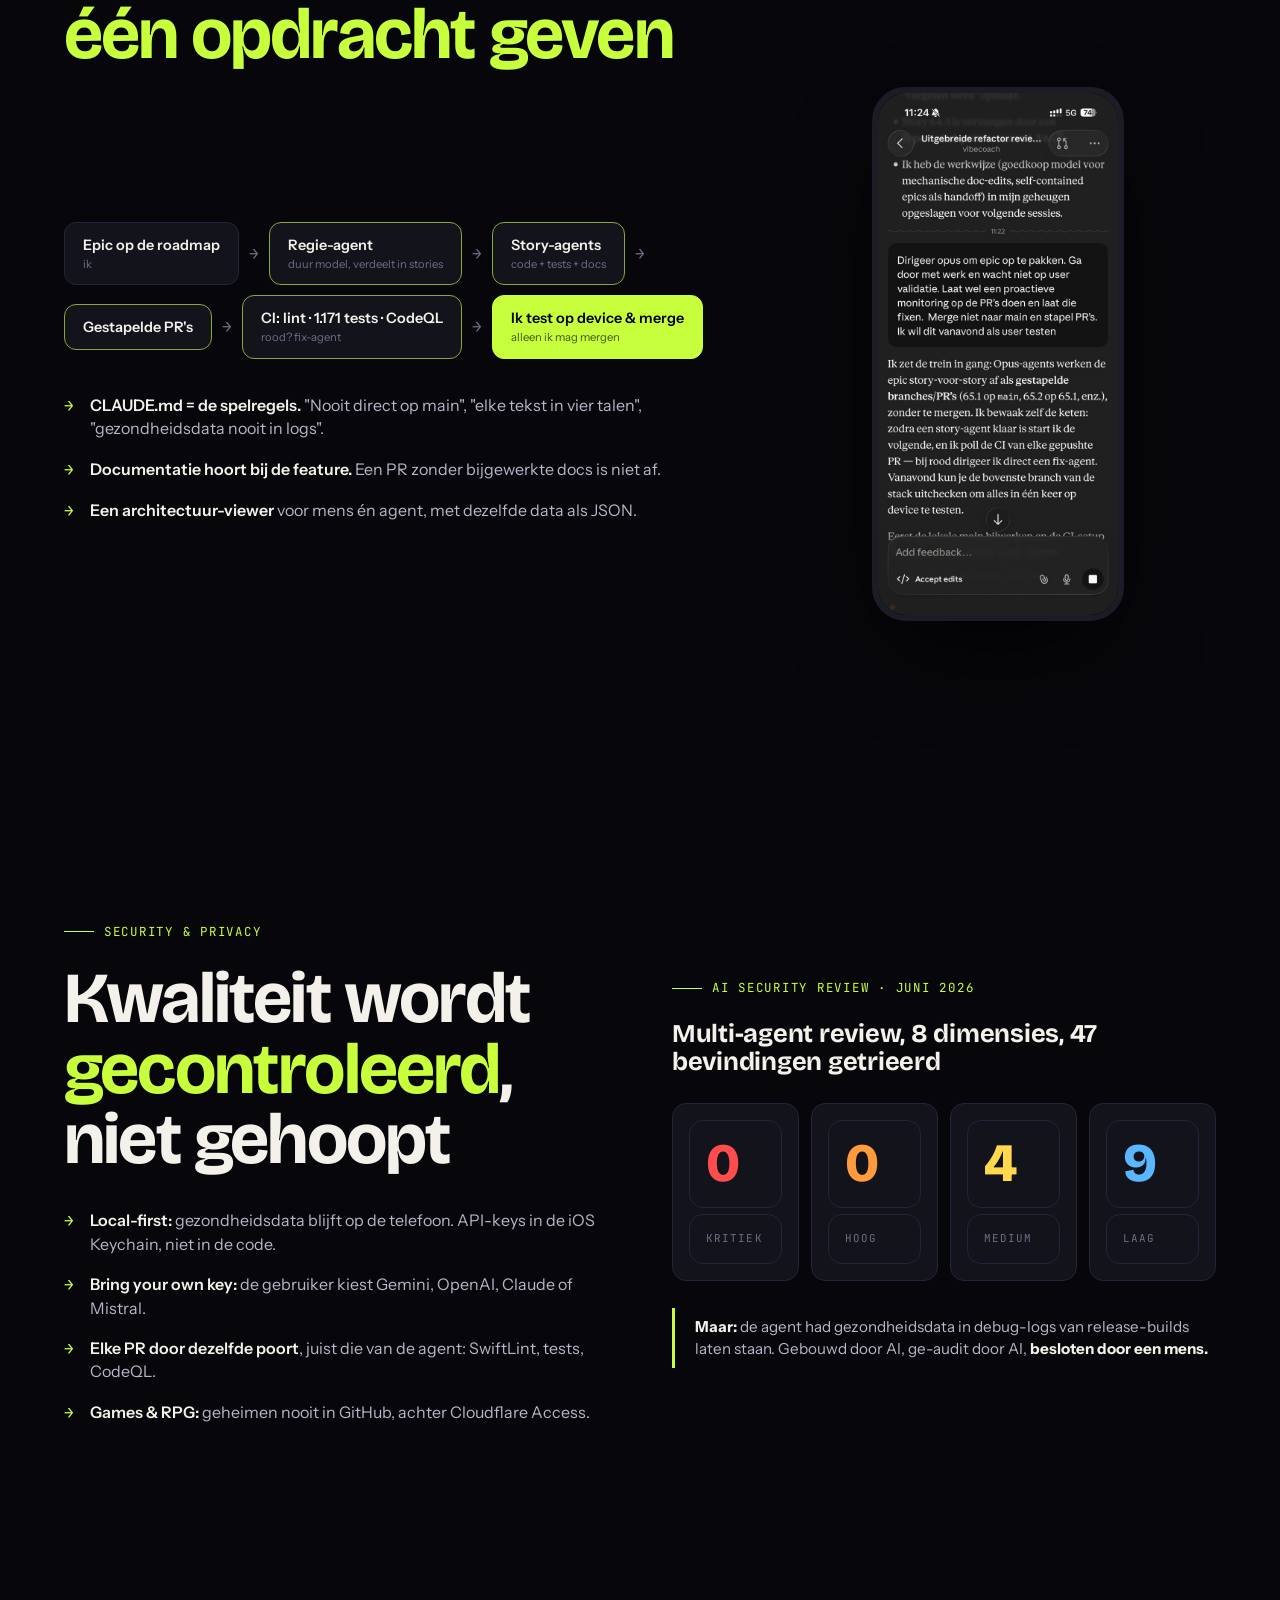
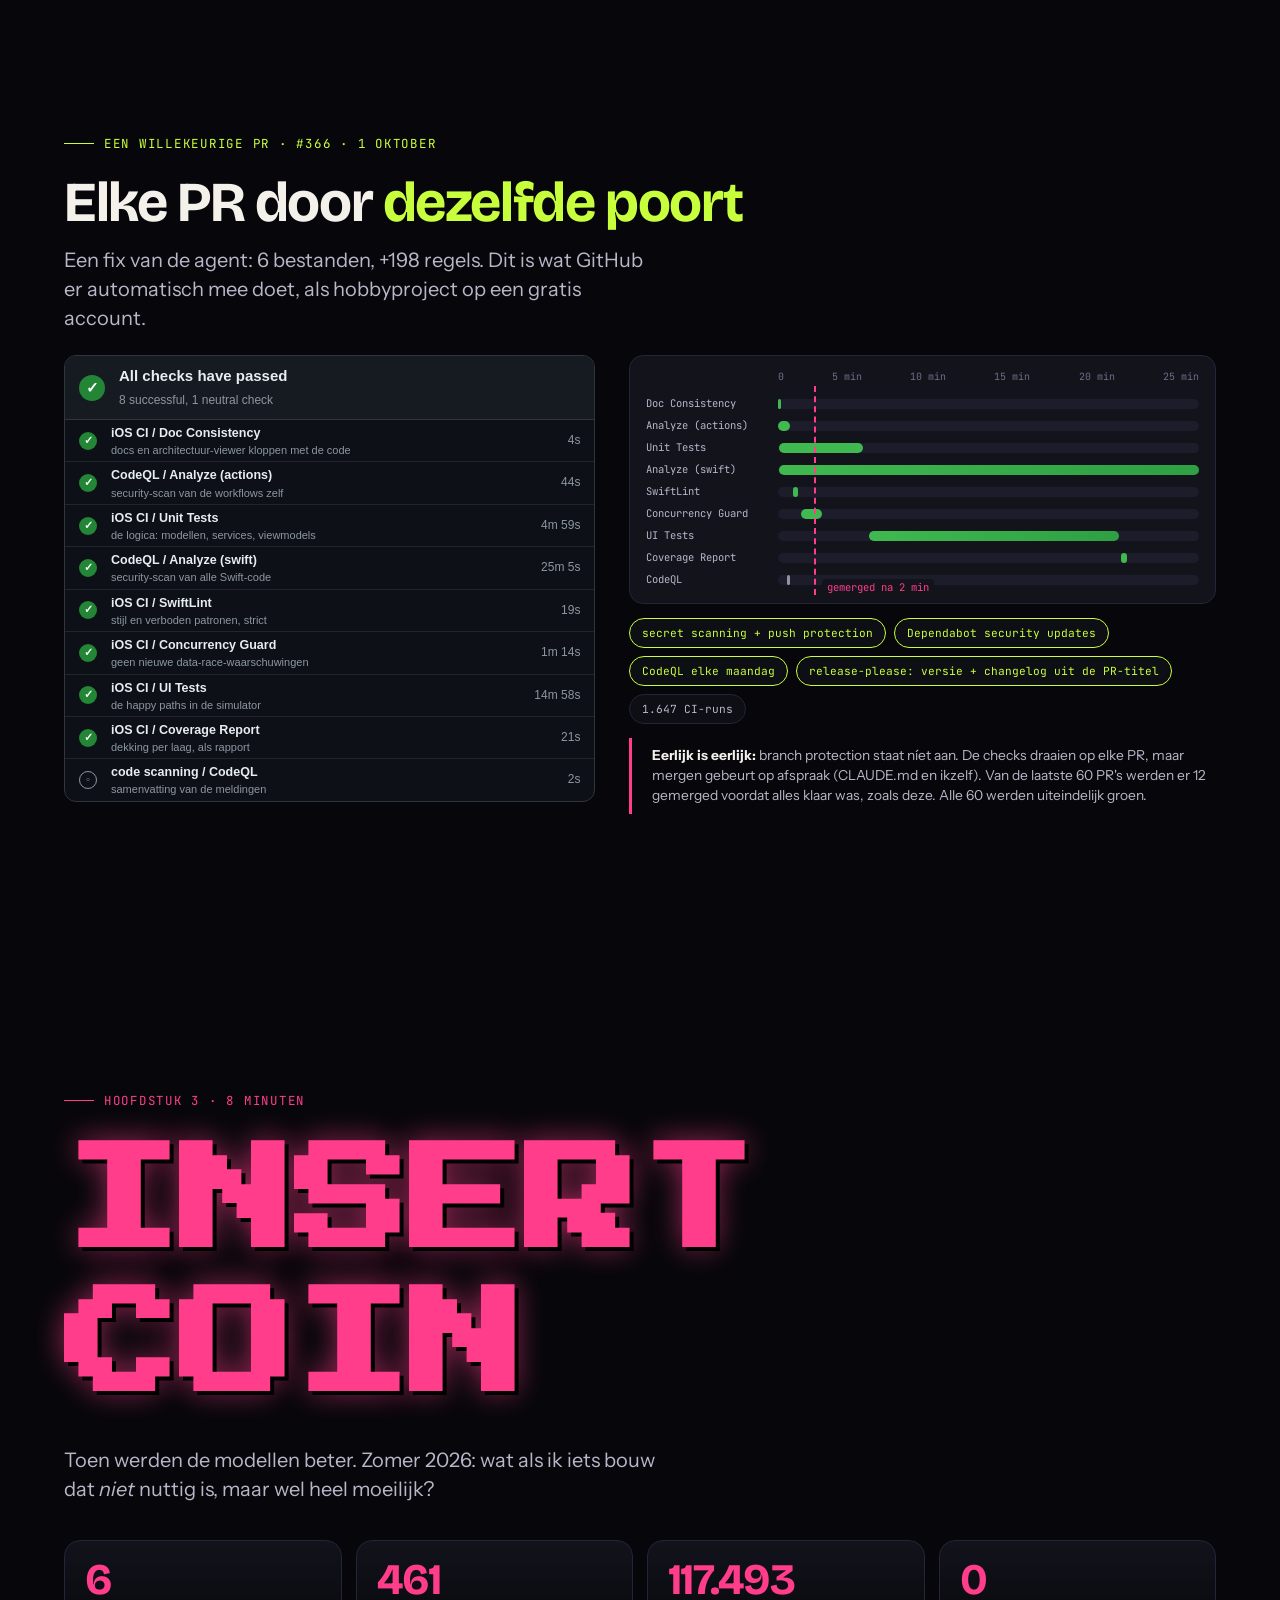
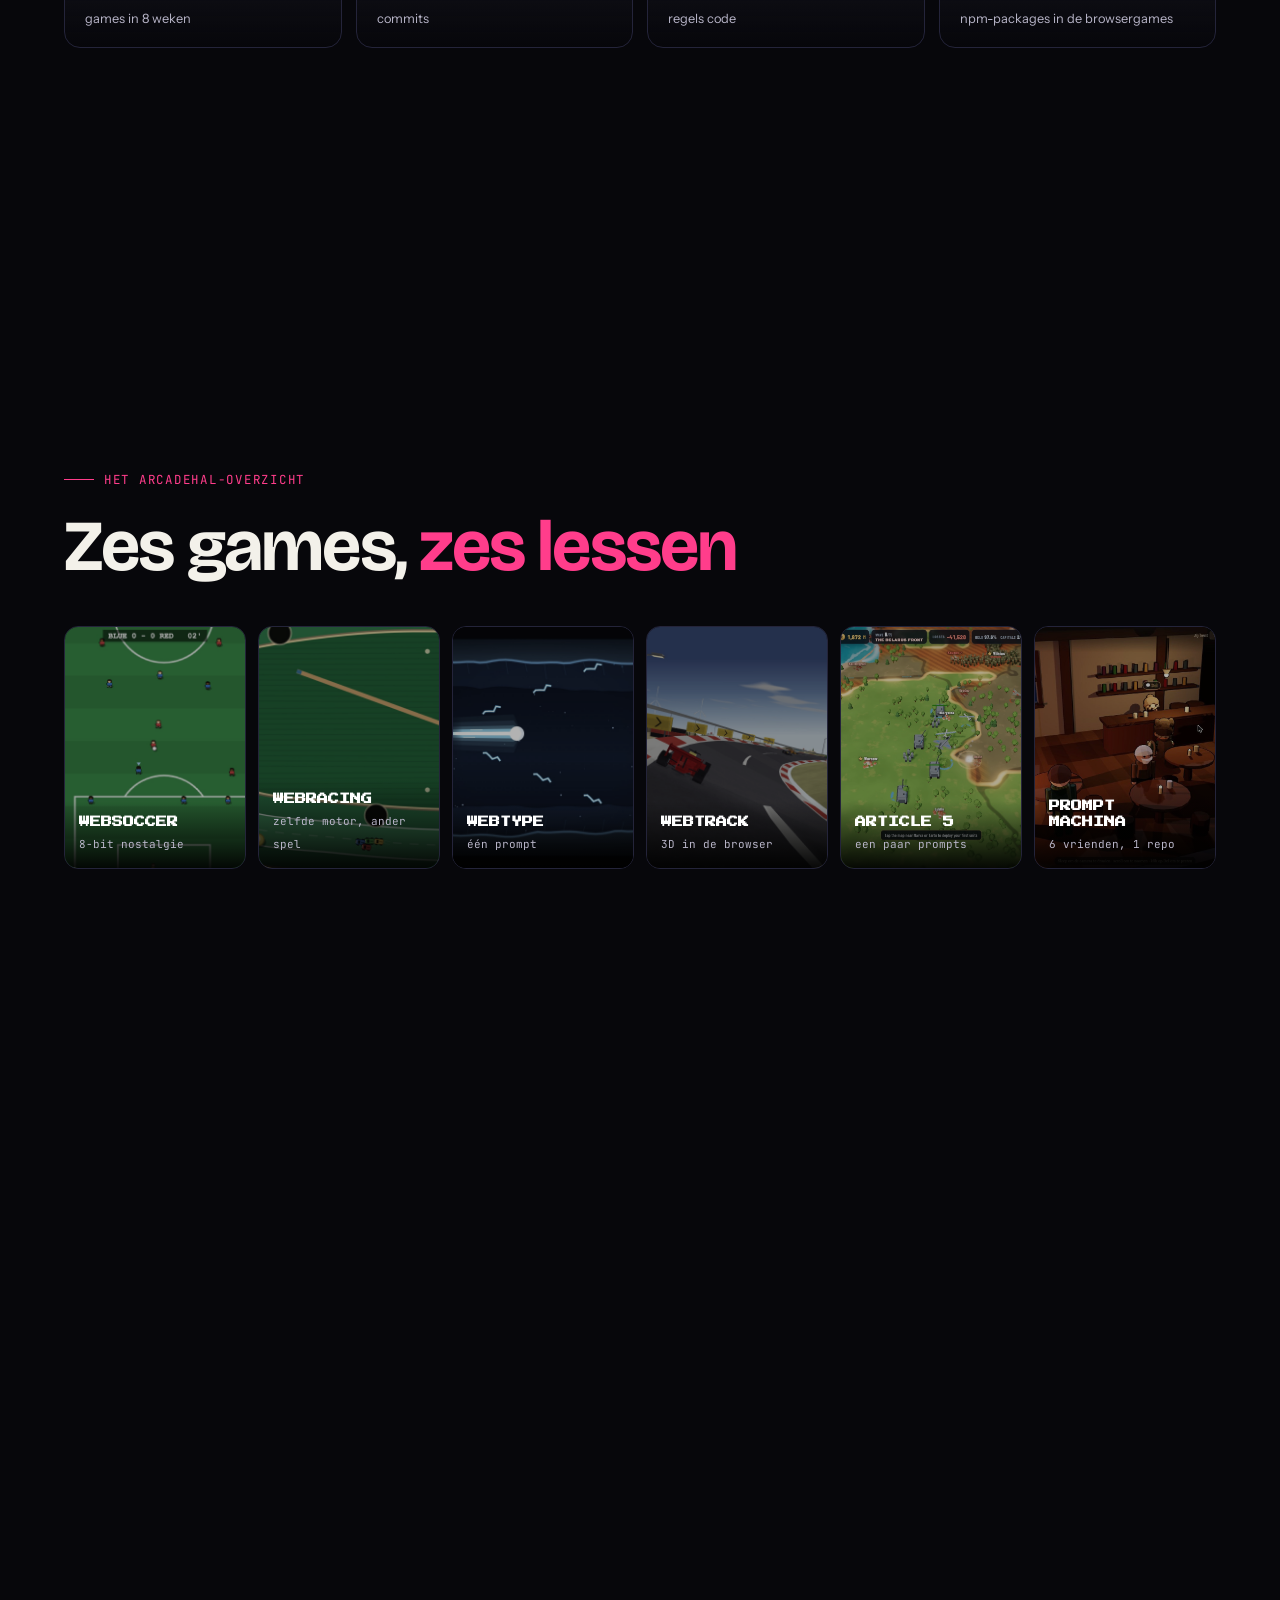
<file: vibe-coding/index.html>
<!doctype html>
<html lang="nl">
<head>
<meta charset="utf-8">
<meta name="viewport" content="width=device-width, initial-scale=1">
<title>Vibe Coding</title>
<meta name="description" content="Persoonlijke ervaringen met vibe coding en agentic engineering — en wat het betekent voor Digital Delivery en Change Delivery.">
<link rel="preconnect" href="https://fonts.googleapis.com">
<link rel="preconnect" href="https://fonts.gstatic.com" crossorigin>
<link href="https://fonts.googleapis.com/css2?family=Bricolage+Grotesque:opsz,wght@12..96,500;12..96,600;12..96,700;12..96,800&family=Instrument+Sans:wght@400;500;600&family=Instrument+Serif:ital@0;1&family=JetBrains+Mono:wght@400;500;600&family=Press+Start+2P&family=Cinzel:wght@700&display=swap" rel="stylesheet">
<link rel="stylesheet" href="styles.css">
<link rel="stylesheet" href="outcome.css">
</head>
<body>

<!-- ======================= HUD ======================= -->
<nav class="hud-top" id="chapters" aria-label="Hoofdstukken">
  <div class="chap" data-ch="1" data-min="2" style="--c:var(--cyan);--min:2"><span class="fill"></span>01 · Wat is vibe coding</div>
  <div class="chap" data-ch="2" data-min="5" style="--c:var(--lime);--min:5"><span class="fill"></span>02 · Hoe ik begon</div>
  <div class="chap" data-ch="3" data-min="8" style="--c:var(--pink);--min:8"><span class="fill"></span>03 · De games</div>
  <div class="chap" data-ch="4" data-min="4" style="--c:var(--amber);--min:4"><span class="fill"></span>04 · Learnings</div>
  <div class="chap" data-ch="5" data-min="6" style="--c:#ff7a45;--min:6"><span class="fill"></span>05 · Output ≠ outcome</div>
  <div class="chap" data-ch="6" data-min="5" style="--c:var(--violet);--min:5"><span class="fill"></span>06 · De toekomst</div>
</nav>
<div class="hud-bottom">
  <span class="timer" id="timer" title="T = start/pauze, R = reset">00:00 / 30:00</span>
  <span><kbd>?</kbd> hulp</span>
</div>
<div class="notes-panel" id="notesPanel"></div>

<div class="help" id="help">
  <div class="box">
    <h4>Bediening</h4>
    <div><kbd>→</kbd> <kbd>↓</kbd> <kbd>spatie</kbd> <kbd>PgDn</kbd> volgende</div>
    <div><kbd>←</kbd> <kbd>↑</kbd> <kbd>PgUp</kbd> vorige</div>
    <div><kbd>1</kbd>–<kbd>6</kbd> spring naar hoofdstuk · <kbd>0</kbd> begin</div>
    <div><kbd>N</kbd> sprekersnotities · <kbd>T</kbd> timer start/pauze · <kbd>R</kbd> timer reset</div>
    <div><kbd>F</kbd> volledig scherm · <kbd>L</kbd> live game spelen (op game-slide)</div>
    <div><kbd>Esc</kbd> sluiten</div>
  </div>
</div>

<div class="modal" id="liveModal">
  <div class="bar"><span id="liveTitle">Live</span><button id="liveClose">Sluiten (Esc)</button></div>
  <iframe id="liveFrame" title="Live game" allow="fullscreen; gamepad; autoplay"></iframe>
</div>
<div class="lightbox" id="lightbox"><img alt=""></div>

<main>

<!-- ======================= TITEL ======================= -->
<section class="slide" id="hero" data-ch="0">
  <canvas id="heroCanvas"></canvas>
  <div class="glow a"></div><div class="glow b"></div>
  <div class="kicker" style="--accent:var(--lime)">Digital Delivery · kennissessie</div>
  <h1><span class="line"><span>Vibe</span></span><span class="line"><span><em>coding</em></span></span></h1>
  <p class="sub">Zeven dingen gebouwd, geen regel code zelf geschreven<span class="cursor-blink"></span></p>
  <div class="meta">
    <span><b>Mark Clausing</b> · RTE/STE Alliander</span>
    <span>oktober 2026</span>
    <span>~30 min + vragen</span>
  </div>
  <div class="scroll-hint"><i></i> scroll of druk op spatie</div>
  <aside class="notes"><span class="t">Opening · 0:00</span>Welkom. Vandaag geen AI-training, maar een ervaringsverhaal: wat er gebeurt als iemand die al 20 jaar niet programmeert, AI-agents het werk laat doen. Aan het eind wil ik met jullie praten over wat dit betekent voor ons vak. <b>Vraag aan de zaal:</b> wie heeft er al eens iets gebouwd met Claude Code, Copilot of Cursor?</aside>
</section>

<!-- ======================= 01 WAT IS VIBE CODING ======================= -->
<section class="slide ch-1" data-ch="1" id="ch1">
  <div class="kicker r">Februari 2025</div>
  <p class="bigquote words" data-words>
    <span class="open">“</span>There's a new kind of coding I call <span class="key">‘vibe coding’</span>, where you fully give in to the vibes, embrace exponentials, and <span class="key">forget that the code even exists.</span>
  </p>
  <div class="cite r" style="--d:3">
    <div class="av">AK</div>
    <div><b>Andrej Karpathy</b>mede-oprichter OpenAI, ex-AI-directeur Tesla · tweet, 2 feb 2025</div>
  </div>
  <aside class="notes"><span class="t">01 · Herkomst · 2 min voor dit hoofdstuk</span>De term komt van Karpathy, februari 2025. Half als grap: je praat met de AI, accepteert alles wat eruit komt, en kijkt niet meer naar de code. Collins Dictionary maakte het eind 2025 zelfs <b>woord van het jaar</b>.</aside>
</section>

<section class="slide ch-1" data-ch="1">
  <div class="kicker r">Een spectrum, geen knop</div>
  <h2 class="r wide">Wie schrijft de code<span class="hl">?</span></h2>
  <div class="spectrum r" style="--d:1">
    <div class="rail"></div>
    <div class="step r" style="--d:2">
      <div class="yr">2021 →</div>
      <h3>Autocomplete</h3>
      <p>Copilot maakt je regel af. Jij bent de developer.</p>
      <div class="who">AI-aandeel</div><div class="bar"><i style="--ai:15%"></i></div>
    </div>
    <div class="step r" style="--d:3">
      <div class="yr">2022 →</div>
      <h3>Chat-assistent</h3>
      <p>ChatGPT schrijft een functie, jij kopieert en plakt.</p>
      <div class="who">AI-aandeel</div><div class="bar"><i style="--ai:40%"></i></div>
    </div>
    <div class="step r" style="--d:4">
      <div class="yr">2025 →</div>
      <h3>Agent</h3>
      <p>Claude Code, Codex, Jules: leest de repo, voert uit, test en opent zelf een PR.</p>
      <div class="who">AI-aandeel</div><div class="bar"><i style="--ai:85%"></i></div>
      <span class="tag">vibe coding</span>
    </div>
    <div class="step r" style="--d:5">
      <div class="yr">2026 →</div>
      <h3>Orkestratie</h3>
      <p>Agents sturen agents aan. Jij stuurt op uitkomst, kwaliteit en richting.</p>
      <div class="who">AI-aandeel</div><div class="bar"><i style="--ai:99%"></i></div>
      <span class="tag">agentic engineering</span>
    </div>
  </div>
  <aside class="notes"><span class="t">Spectrum</span>Vibe coding is geen aan/uit-knop maar een schuifje. Van links (AI vult je regel aan) naar rechts (je schrijft zelf geen code meer). Het verschil met "AI-tools voor developers": bij een <b>agent</b> geef je een doel, geen instructie. Die leest zelf de code, draait tests en levert een pull request op.</aside>
</section>

<section class="slide ch-1" data-ch="1">
  <div class="kicker r">Een jaar later</div>
  <h2 class="r wide">Van vibes naar <span class="serif hl">engineering</span></h2>
  <div class="quote-grid">
    <div class="qcard r" style="--d:1"><p>“If an LLM wrote every line of your code, but you've reviewed, tested, and understood it all, that's not vibe coding in my book — that's using an LLM as a typing assistant.”</p><div class="who"><b>Simon Willison</b> · maart 2025</div></div>
    <div class="qcard r" style="--d:2"><p>“Many people have tried to come up with a better name for this to differentiate it from vibe coding, personally my current favourite: <b class="hl">agentic engineering</b>.”</p><div class="who"><b>Andrej Karpathy</b> · februari 2026</div></div>
    <div class="qcard r" style="--d:3"><p>De maker van Claude Code: <b class="hl">100% van zijn code</b> wordt door Claude Code geschreven. In 30 dagen 259 PR's, zijn IDE heeft hij verwijderd.</p><div class="who"><b>Boris Cherny</b> · Anthropic · eind 2025</div></div>
    <div class="qcard r" style="--d:4"><p><span class="hl" style="font-family:var(--display);font-weight:700;font-size:1.4em">“vibe coding”</span><br>Woord van het jaar 2025.</p><div class="who"><b>Collins Dictionary</b> · november 2025</div></div>
  </div>
  <aside class="notes"><span class="t">Quotes · rond 2:00 ben je hier klaar</span>Belangrijk onderscheid: Willison zegt dat het pas vibe coding is als je de code niet begrijpt. Karpathy zelf noemt het een jaar later <b>agentic engineering</b>: je schrijft 1%, agents de rest, en jij bent verantwoordelijk voor de kwaliteit. Mijn verhaal begint als vibe coding en schuift langzaam naar engineering.</aside>
</section>

<!-- ======================= 02 HOE IK BEGON ======================= -->
<section class="slide opener ch-2" data-ch="2" id="ch2">
  <div class="num" data-parallax>02</div>
  <div class="kicker r">Hoofdstuk 2 · 5 minuten</div>
  <h2 class="r" style="--d:1">Een PO zonder <span class="serif hl">developers</span></h2>
  <p class="lede r" style="--d:2">Wie ben ik, hoe begon het, en hoe ziet mijn proces er nu uit?</p>
</section>

<section class="slide ch-2" data-ch="2">
  <div class="split wide-r">
    <div class="me-photo r from-left">
      <img src="assets/img/mark.jpg" alt="Mark Clausing">
      <div class="sticker">laatste regel code: ± 2006</div>
    </div>
    <div>
      <div class="kicker r">Wie ben ik</div>
      <h2 class="r" style="--d:1">IT-achtergrond.<br><span class="muted">Geen</span> <span class="hl">developer.</span></h2>
      <div class="cv">
        <div class="r" style="--d:2"><span>'00</span><p>HBO Informatica · Universiteit Informatiekunde <small class="muted">(Java, C++, SQL, Novell!)</small></p></div>
        <div class="r" style="--d:3"><span>2009</span><p>Product Owner website Vodafone</p></div>
        <div class="r" style="--d:4"><span>2013</span><p>Scrum Master &amp; repository maintainer <small class="muted">(git, Jenkins, Angular)</small></p></div>
        <div class="r" style="--d:5"><span>2019</span><p>Agile Coach Vodafone</p></div>
        <div class="r now" style="--d:6"><span>2021</span><p><b>RTE / STE bij Alliander</b></p></div>
      </div>
    </div>
  </div>
  <aside class="notes"><span class="t">02 · Wie ben ik · ~1 min</span>Ik ken de wereld van software goed, als PO, scrum master en coach, maar zelf programmeren deed ik voor het laatst zo'n 20 jaar geleden. Dat is relevant: alles wat jullie straks zien is gebouwd door iemand die de code niet zelf schrijft.</aside>
</section>

<section class="slide ch-2" data-ch="2">
  <div class="split">
    <div>
      <div class="kicker r">Hoe het begon</div>
      <h2 class="r" style="--d:1">Een Gemini-abonnement voor een <span class="hl">spreekbeurt</span></h2>
      <p class="lede r" style="--d:2">Plaatjes voor de boekpresentatie van mijn dochter. En toen: <i>"wacht, je kan best veel met zo'n account…"</i></p>
      <img class="dummie r zoom" style="--d:3;margin-top:4vh;max-width:380px" src="assets/img/dummie.jpg" alt="Spreekbeurt Dummie de Mummie">
    </div>
    <div class="chat r from-right" style="--d:2" data-typer>
      <div class="me"><span class="typed" data-text="ik heb een gemini pro account. ik wil apps kunnen maken, maar ik kan zelf niet programmeren, dus ik wil AI gebruiken: Jules? ik wil zoveel mogelijk lokaal doen op mijn Mac en het liefst in een docker container zodat ik meerdere projecten kan gebruiken. Ik wil GitHub…"></span></div>
      <div class="bot"><span class="spark"></span><div>Hoi! Wat een gaaf plan. Omdat je zelf niet programmeert, is het inzetten van een <b>autonome AI-agent</b> de slimste route om toch volwaardige apps te kunnen bouwen. Jules is hier inderdaad de perfecte kandidaat voor.</div></div>
    </div>
  </div>
  <aside class="notes"><span class="t">De eerste prompt · ~1 min</span>Dit was letterlijk mijn eerste prompt, maart 2026. Ik wist niet eens precies wat ik vroeg. Het idee: iets bouwen wat ik zelf gebruik. Een AI-fitnesscoach die mijn Strava- en Apple Health-data leest. "Scratching your own itch".</aside>
</section>

<section class="slide ch-2" data-ch="2">
  <div class="kicker r">Het eerste "team" · maart 2026</div>
  <h2 class="r wide">Ik werd <span class="hl">Product Owner</span> van een team chatbots</h2>
  <div class="team">
    <div class="role r" style="--d:1"><div class="ic">✨</div><div class="t">Gemini</div><h3>Coach · BA · Architect</h3><p>Brainstormt, schrijft de stories met acceptatiecriteria uit en bedenkt de roadmap.</p></div>
    <div class="role me r" style="--d:2"><span class="pulse"></span><div class="ic">🧑‍💼</div><div class="t">Ik</div><h3>PO · Tester · Business owner</h3><p>Kopieert stories van de ene chat naar de andere, test op de iPhone-simulator en zegt "het werkt!".</p></div>
    <div class="role r" style="--d:3"><div class="ic">🐙</div><div class="t">Google Jules</div><h3>Developer</h3><p>Schrijft Swift-code, maakt een branch en een PR in GitHub. Voor mij gewoon een chatbot.</p></div>
  </div>
  <div class="split team-shots" style="margin-top:3vh;gap:20px">
    <img class="frame r" style="--d:4" data-zoom src="assets/img/story.jpg" alt="Story uitgeschreven door Gemini">
    <img class="frame r" style="--d:5" data-zoom src="assets/img/jules.jpg" alt="Jules levert een PR op">
  </div>
  <aside class="notes"><span class="t">Proces in het begin · ~1 min</span>Mijn rol schoof van business owner ("ik wil een chat") naar PO met acceptatiecriteria ("en er moeten tests bij"). Gemini schreef sprints uit, ik kopieerde ze naar Jules. Een <b>INSTRUCTIES.md</b> in de repo was de enige documentatie. Na elke prompt een endorfineshot als het werkte.</aside>
</section>

<!-- App-evolutie: sticky, scroll-gestuurd -->
<section class="evo ch-2" data-ch="2" id="evo" data-evo>
  <span class="marker" style="top:0"></span>
  <span class="marker" style="top:100vh"></span>
  <span class="marker" style="top:200vh"></span>
  <span class="marker" style="top:300vh"></span>
  <div class="stick">
    <div>
      <div class="kicker">Hoe de app veranderde</div>
      <div class="dots"><i></i><i></i><i></i><i></i></div>
      <div class="steps">
        <div class="stage-txt"><div class="big">10<small>avonden · 188 commits</small></div><p class="lede">Een chat met een coach, gekoppeld aan Strava en Apple Health. Gebouwd terwijl ik voetbal keek.</p></div>
        <div class="stage-txt"><div class="big">15<small>avonden · 238 commits</small></div><p class="lede">Vibe Score op basis van slaap en HRV, blessuretracker, weer en voeding per training, periodisering naar doelen.</p></div>
        <div class="stage-txt"><div class="big">20<small>avonden · 255 commits</small></div><p class="lede">Compleet redesign met Claude Design, Gemini en Claude. Licht, donker en automatisch.</p></div>
        <div class="stage-txt"><div class="big">756<small>commits · 344 PR's · 75 dagen</small></div><p class="lede">Vier AI-providers (bring your own key), vier talen, meerdaagse events met weer per etappe, 1.171 tests.</p></div>
      </div>
    </div>
    <div class="shots">
      <div class="shot tri"><div class="phone"><img src="assets/img/vc10-1.jpg" alt=""></div><div class="phone"><img src="assets/img/vc10-2.jpg" alt=""></div><div class="phone"><img src="assets/img/vc10-3.jpg" alt=""></div></div>
      <div class="shot tri"><div class="phone"><img src="assets/img/vc15-1.jpg" alt=""></div><div class="phone"><img src="assets/img/vc15-2.jpg" alt=""></div><div class="phone"><img src="assets/img/vc15-3.jpg" alt=""></div></div>
      <div class="shot tri"><div class="phone"><img src="assets/img/vc20-1.jpg" alt=""></div><div class="phone"><img src="assets/img/vc20-2.jpg" alt=""></div><div class="phone"><img src="assets/img/vc20-3.jpg" alt=""></div></div>
      <div class="shot tri"><div class="phone"><img src="assets/img/vc-now-1.jpg" alt=""></div><div class="phone"><img src="assets/img/vc-now-2.jpg" alt=""></div><div class="phone"><img src="assets/img/vc-now-3.jpg" alt=""></div></div>
    </div>
    <div class="progress"><i></i></div>
  </div>
  <aside class="notes"><span class="t">App-evolutie · ~1 min · scroll rustig door de 4 fases</span>10 avonden: werkende app op mijn telefoon. 15: steeds slimmere logica. 20: complete redesign. Nu, oktober: 756 commits en 344 gemergde PR's. Nog steeds geen regel zelf geschreven, maar elke regel wel door CI gecontroleerd.</aside>
</section>

<section class="slide ch-2" data-ch="2">
  <div class="kicker r">Mijn proces nu</div>
  <h2 class="r wide">Van chatbots aansturen naar <span class="hl">één opdracht geven</span></h2>
  <div class="split wide-l" style="margin-top:2vh">
    <div>
      <div class="pipe">
        <div class="node r" style="--d:1">Epic op de roadmap<small>ik</small></div><span class="arr">→</span>
        <div class="node ai run r" style="--d:2;--i:0">Regie-agent<small>duur model, verdeelt in stories</small></div><span class="arr">→</span>
        <div class="node ai run r" style="--d:3;--i:1">Story-agents<small>code + tests + docs</small></div><span class="arr">→</span>
        <div class="node ai run r" style="--d:4;--i:2">Gestapelde PR's</div><span class="arr">→</span>
        <div class="node ai run r" style="--d:5;--i:3">CI: lint · 1.171 tests · CodeQL<small>rood? fix-agent</small></div><span class="arr">→</span>
        <div class="node me r" style="--d:6">Ik test op device &amp; merge<small>alleen ik mag mergen</small></div>
      </div>
      <ul class="list">
        <li class="r" style="--d:7"><b>CLAUDE.md = de spelregels.</b> "Nooit direct op main", "elke tekst in vier talen", "gezondheidsdata nooit in logs".</li>
        <li class="r" style="--d:8"><b>Documentatie hoort bij de feature.</b> Een PR zonder bijgewerkte docs is niet af.</li>
        <li class="r" style="--d:9"><b>Een architectuur-viewer</b> voor mens én agent, met dezelfde data als JSON.</li>
      </ul>
    </div>
    <div class="phone fit r from-right" style="--d:3;justify-self:center"><img src="assets/img/regie-agent.jpg" alt="Opdracht aan de regie-agent vanaf de telefoon"></div>
  </div>
  <aside class="notes"><span class="t">Proces nu · ~1 min</span>Rechts zie je een echte opdracht vanaf mijn telefoon: "Dirigeer Opus om de epic op te pakken, stapel de PR's, monitor de CI en laat fouten fixen. Ik wil het vanavond testen." Eén regie-agent (het duurste model) verdeelt het werk over goedkopere agents. Het voelt als een echt scrumteam: roadmap, PR's, CI, release-please, changelog.</aside>
</section>

<section class="slide ch-2" data-ch="2">
  <div class="split">
    <div>
      <div class="kicker r">Security &amp; privacy</div>
      <h2 class="r">Kwaliteit wordt <span class="hl">gecontroleerd</span>, niet gehoopt</h2>
      <ul class="list">
        <li class="r" style="--d:1"><b>Local-first:</b> gezondheidsdata blijft op de telefoon. API-keys in de iOS Keychain, niet in de code.</li>
        <li class="r" style="--d:2"><b>Bring your own key:</b> de gebruiker kiest Gemini, OpenAI, Claude of Mistral.</li>
        <li class="r" style="--d:3"><b>Elke PR door dezelfde poort</b>, juist die van de agent: SwiftLint, tests, CodeQL.</li>
        <li class="r" style="--d:4"><b>Games &amp; RPG:</b> geheimen nooit in GitHub, achter Cloudflare Access.</li>
      </ul>
    </div>
    <div class="r from-right" style="--d:2">
      <div class="kicker">AI security review · juni 2026</div>
      <h3>Multi-agent review, 8 dimensies, 47 bevindingen getrieerd</h3>
      <div class="sev">
        <div class="crit"><div class="n" data-count="0">0</div><div class="l">kritiek</div></div>
        <div class="high"><div class="n" data-count="0">0</div><div class="l">hoog</div></div>
        <div class="med"><div class="n" data-count="4">4</div><div class="l">medium</div></div>
        <div class="low"><div class="n" data-count="9">9</div><div class="l">laag</div></div>
      </div>
      <p class="callout"><b>Maar:</b> de agent had gezondheidsdata in debug-logs van release-builds laten staan. Gebouwd door AI, ge-audit door AI, <b>besloten door een mens.</b></p>
    </div>
  </div>
  <aside class="notes"><span class="t">Security · ~1 min · rond 7:00 ben je hier klaar</span>De vraag die jullie natuurlijk hebben: is het veilig? Ik heb een AI security review laten draaien met meerdere agents die elkaars bevindingen tegen de code verifiëren. Geen kritieke of hoge issues. Wel dingen die een mens had moeten zien, zoals de prompt met gezondheidsdata in de logs. <b>Les:</b> AI vindt ook AI-fouten, maar iemand moet de vragen stellen.</aside>
</section>

<section class="slide ch-2 checks-slide" data-ch="2">
  <div class="kicker r">Een willekeurige PR · #366 · 1 oktober</div>
  <h2 class="r wide">Elke PR door <span class="hl">dezelfde poort</span></h2>
  <p class="lede r" style="--d:1">Een fix van de agent: 6 bestanden, +198 regels. Dit is wat GitHub er automatisch mee doet, als hobbyproject op een gratis account.</p>
  <div class="checks-grid">
    <div class="gh r" style="--d:1">
      <div class="gh-head"><span class="ic ok big">✓</span><div><b>All checks have passed</b><small>8 successful, 1 neutral check</small></div></div>
      <div class="chk r" style="--d:2"><span class="ic ok">✓</span><div><b>iOS CI / Doc Consistency</b><small>docs en architectuur-viewer kloppen met de code</small></div><span class="dur">4s</span></div>
      <div class="chk r" style="--d:2"><span class="ic ok">✓</span><div><b>CodeQL / Analyze (actions)</b><small>security-scan van de workflows zelf</small></div><span class="dur">44s</span></div>
      <div class="chk r" style="--d:3"><span class="ic ok">✓</span><div><b>iOS CI / Unit Tests</b><small>de logica: modellen, services, viewmodels</small></div><span class="dur">4m 59s</span></div>
      <div class="chk r" style="--d:3"><span class="ic ok">✓</span><div><b>CodeQL / Analyze (swift)</b><small>security-scan van alle Swift-code</small></div><span class="dur">25m 5s</span></div>
      <div class="chk r" style="--d:4"><span class="ic ok">✓</span><div><b>iOS CI / SwiftLint</b><small>stijl en verboden patronen, strict</small></div><span class="dur">19s</span></div>
      <div class="chk r" style="--d:4"><span class="ic ok">✓</span><div><b>iOS CI / Concurrency Guard</b><small>geen nieuwe data-race-waarschuwingen</small></div><span class="dur">1m 14s</span></div>
      <div class="chk r" style="--d:5"><span class="ic ok">✓</span><div><b>iOS CI / UI Tests</b><small>de happy paths in de simulator</small></div><span class="dur">14m 58s</span></div>
      <div class="chk r" style="--d:5"><span class="ic ok">✓</span><div><b>iOS CI / Coverage Report</b><small>dekking per laag, als rapport</small></div><span class="dur">21s</span></div>
      <div class="chk r" style="--d:6"><span class="ic neu">◦</span><div><b>code scanning / CodeQL</b><small>samenvatting van de meldingen</small></div><span class="dur">2s</span></div>
    </div>
    <div>
      <div class="gantt r" style="--d:2">
        <div class="g-axis"><span>0</span><span>5 min</span><span>10 min</span><span>15 min</span><span>20 min</span><span>25 min</span></div>
        <div class="g-row"><span class="g-lbl">Doc Consistency</span><div class="g-track"><i class="bar" style="--l:0.00%;--w:0.70%;--i:0"></i></div></div>
        <div class="g-row"><span class="g-lbl">Analyze (actions)</span><div class="g-track"><i class="bar" style="--l:0.00%;--w:2.91%;--i:1"></i></div></div>
        <div class="g-row"><span class="g-lbl">Unit Tests</span><div class="g-track"><i class="bar" style="--l:0.40%;--w:19.79%;--i:2"></i></div></div>
        <div class="g-row"><span class="g-lbl">Analyze (swift)</span><div class="g-track"><i class="bar long" style="--l:0.40%;--w:99.60%;--i:3"></i></div></div>
        <div class="g-row"><span class="g-lbl">SwiftLint</span><div class="g-track"><i class="bar" style="--l:3.64%;--w:1.26%;--i:4"></i></div></div>
        <div class="g-row"><span class="g-lbl">Concurrency Guard</span><div class="g-track"><i class="bar" style="--l:5.56%;--w:4.90%;--i:5"></i></div></div>
        <div class="g-row"><span class="g-lbl">UI Tests</span><div class="g-track"><i class="bar long" style="--l:21.58%;--w:59.43%;--i:6"></i></div></div>
        <div class="g-row"><span class="g-lbl">Coverage Report</span><div class="g-track"><i class="bar" style="--l:81.60%;--w:1.39%;--i:7"></i></div></div>
        <div class="g-row"><span class="g-lbl">CodeQL</span><div class="g-track"><i class="bar neu" style="--l:2.32%;--w:0.70%;--i:8"></i></div></div>
        <div class="g-merge" style="--m:0.0854"><span>gemerged na 2 min</span></div>
      </div>
      <div class="chips r" style="--d:4">
        <span class="chip on">secret scanning + push protection</span>
        <span class="chip on">Dependabot security updates</span>
        <span class="chip on">CodeQL elke maandag</span>
        <span class="chip on">release-please: versie + changelog uit de PR-titel</span>
        <span class="chip">1.647 CI-runs</span>
      </div>
      <p class="callout honest r" style="--d:5"><b>Eerlijk is eerlijk:</b> branch protection staat níet aan. De checks draaien op elke PR, maar mergen gebeurt op afspraak (CLAUDE.md en ikzelf). Van de laatste 60 PR's werden er 12 gemerged voordat alles klaar was, zoals deze. Alle 60 werden uiteindelijk groen.</p>
    </div>
  </div>
  <aside class="notes"><span class="t">Quality gates · ~1 min</span>Voor wie met GitHub werkt: dit draait automatisch op <b>elke</b> pull request, ook (juist) die van de agent. Lint, docs-check, een concurrency-baseline, unit- en UI-tests, coverage, en twee CodeQL-scans: op de code én op de workflows zelf. Parallel waar het kan, op volgorde waar het moet. Repo-breed staan secret scanning met push protection en Dependabot aan. <b>Vraag aan de zaal: hoeveel van onze teams hebben dit op elke PR?</b> En de stap die ik zelf nog niet heb gezet, en die change management wél zou eisen: van deze checks <b>required checks</b> maken, zodat rood technisch niet te mergen is. Deze PR werd na twee minuten gemerged, toen de UI-tests nog liepen.</aside>
</section>

<!-- ======================= 03 GAMES ======================= -->
<section class="slide opener ch-3" data-ch="3" id="ch3">
  <div class="num" data-parallax>03</div>
  <div class="kicker r">Hoofdstuk 3 · 8 minuten</div>
  <h2 class="r arcade-title" style="--d:1;max-width:none">INSERT COIN</h2>
  <p class="lede r" style="--d:2">Toen werden de modellen beter. Zomer 2026: wat als ik iets bouw dat <i>niet</i> nuttig is, maar wel heel moeilijk?</p>
  <div class="stats r" style="--d:3;--cols:4">
    <div class="stat"><div class="n" data-count="6">6</div><div class="l">games in 8 weken</div></div>
    <div class="stat"><div class="n" data-count="461">461</div><div class="l">commits</div></div>
    <div class="stat"><div class="n" data-count="117493" data-fmt>117.493</div><div class="l">regels code</div></div>
    <div class="stat"><div class="n" data-count="0">0</div><div class="l">npm-packages in de browsergames</div></div>
  </div>
</section>

<section class="slide ch-3" data-ch="3">
  <div class="kicker r">Het arcadehal-overzicht</div>
  <h2 class="r wide">Zes games, <span class="hl">zes lessen</span></h2>
  <div class="game-grid">
    <a class="gcard r zoom" style="--d:1" href="#g-soccer"><img src="assets/img/soccer-gameplay.jpg" alt=""><div class="cap"><b>WEBSOCCER</b><span>8-bit nostalgie</span></div></a>
    <a class="gcard r zoom" style="--d:2" href="#g-racing"><img src="assets/img/racing-gameplay.jpg" alt=""><div class="cap"><b>WEBRACING</b><span>zelfde motor, ander spel</span></div></a>
    <a class="gcard r zoom" style="--d:3" href="#g-type"><img src="assets/img/type-beam.jpg" alt=""><div class="cap"><b>WEBTYPE</b><span>één prompt</span></div></a>
    <a class="gcard r zoom" style="--d:4" href="#g-track"><img src="assets/img/track-banked.jpg" alt=""><div class="cap"><b>WEBTRACK</b><span>3D in de browser</span></div></a>
    <a class="gcard r zoom" style="--d:5" href="#g-ta"><img src="assets/img/ta-swarm.jpg" alt=""><div class="cap"><b>ARTICLE 5</b><span>een paar prompts</span></div></a>
    <a class="gcard r zoom" style="--d:6" href="#g-rpg"><img src="assets/img/rpg-herberg-del-thoren.jpg" alt=""><div class="cap"><b>PROMPT MACHINA</b><span>6 vrienden, 1 repo</span></div></a>
  </div>
  <aside class="notes"><span class="t">03 · Overzicht · ~30 sec</span>Zes games, elk met een eigen les. Ik loop ze snel langs en laat ze vooral zien. Tijd over? Druk op <b>L</b> om een game live te spelen.</aside>
</section>

<!-- WEBSOCCER -->
<section class="slide game ch-3" data-ch="3" id="g-soccer">
  <div class="head">
    <div><div class="kicker r">Game 1 · augustus 2026</div><h2 class="r arcade-title">WEBSOCCER</h2></div>
    <div class="tagline r" style="--d:1">Sensible Soccer, maar dan in je browser</div>
  </div>
  <div class="body">
    <div class="r zoom" style="--d:2">
      <div class="screen crt" data-video="assets/video/websoccer.mp4" data-live="https://markclausing.github.io/websoccer/" data-title="WebSoccer">
        <span class="badge rec">gameplay</span>
        <div class="slides">
          <img src="assets/img/soccer-gameplay.jpg" alt=""><img src="assets/img/soccer-menu.jpg" alt=""><img src="assets/img/soccer-highscore.jpg" alt=""><img src="assets/img/soccer-mobile.jpg" alt="">
        </div>
        <button class="live">▶ SPEEL LIVE</button>
      </div>
    </div>
    <div class="facts">
      <div class="stats r" style="--d:3;--cols:2">
        <div class="stat"><div class="n" data-count="48">48</div><div class="l">commits</div></div>
        <div class="stat"><div class="n" data-count="10056" data-fmt>10.056</div><div class="l">regels HTML/CSS/JS</div></div>
      </div>
      <ul class="list r" style="--d:4;margin-top:0">
        <li><b>Online multiplayer</b> met een kamercode van vier tekens</li>
        <li><b>Gedeelde highscores</b> via een Cloudflare Worker</li>
        <li><b>Op je telefoon</b> met thumbstick, gamepads werken ook</li>
        <li><b>Geen dependencies, geen build-stap</b></li>
      </ul>
      <div class="r" style="--d:5"><span class="muted mono" style="font-size:.7em">ROOM CODE</span><br><span class="room"><b style="--i:0">K</b><b style="--i:1">7</b><b style="--i:2">Q</b><b style="--i:3">X</b></span></div>
    </div>
  </div>
  <aside class="notes"><span class="t">WebSoccer · ~2 min</span>De les: <b>nostalgie als specificatie</b>. "Zoals Sensible Soccer" is een enorm rijke prompt; het model weet precies wat je bedoelt. Multiplayer en highscores lijken moeilijk, maar de agent bouwde netcode, relay en een Worker in een paar avonden. Er zit ook een tennisspel (webtennis) op dezelfde motor.</aside>
</section>

<!-- WEBRACING -->
<section class="slide game ch-3" data-ch="3" id="g-racing">
  <div class="head">
    <div><div class="kicker r">Game 2 · september 2026</div><h2 class="r arcade-title">WEBRACING</h2></div>
    <div class="tagline r" style="--d:1">Zelfde basis, heel ander spel</div>
  </div>
  <div class="body">
    <div class="r zoom" style="--d:2">
      <div class="screen" data-video="assets/video/webracing.mp4" data-live="https://markclausing.github.io/webracing/" data-title="WebRacing">
        <span class="badge rec">gameplay</span>
        <div class="slides">
          <img src="assets/img/racing-gameplay.jpg" alt=""><img src="assets/img/racing-slide.jpg" alt=""><img src="assets/img/racing-finish.jpg" alt=""><img src="assets/img/racing-records.jpg" alt="">
        </div>
        <button class="live">▶ SPEEL LIVE</button>
      </div>
    </div>
    <div class="facts">
      <p class="r" style="--d:3;color:var(--ink-2)">Micro Machines op een pooltafel. Tot vier spelers, met een hand die je terugzet als je achterop raakt.</p>
      <div class="shared r" style="--d:4">
        <div class="g"><img src="assets/img/soccer-gameplay.jpg" alt="">SOCCER</div>
        <div class="core"><b>11 bestanden</b>byte-voor-byte gedeeld<br>input · netcode · relay<br>worker · highscores<br>spraak-commentator</div>
        <div class="g"><img src="assets/img/racing-slide.jpg" alt="">RACING</div>
      </div>
      <p class="callout r" style="--d:5">Een sync-script controleert dat de kopieën niet uit elkaar drijven. <b>Hergebruik zonder framework.</b></p>
    </div>
  </div>
  <aside class="notes"><span class="t">WebRacing · ~1,5 min</span>De les: <b>als je fundament goed is, wordt het volgende spel goedkoop</b>. 16 commits voor een compleet racespel, omdat multiplayer, highscores, gamepad- en touch-input en zelfs de commentator al bestonden. Herkenbaar voor platformteams: investeer in de basis.</aside>
</section>

<!-- WEBTYPE -->
<section class="slide game ch-3" data-ch="3" id="g-type">
  <div class="head">
    <div><div class="kicker r">Game 3 · 2 september 2026</div><h2 class="r arcade-title">WEBTYPE</h2></div>
    <div class="tagline r" style="--d:1">Eén prompt. Eén avond.</div>
  </div>
  <div class="body">
    <div class="r zoom" style="--d:2">
      <div class="screen" data-video="assets/video/webtype.mp4" data-live="https://markclausing.github.io/webtype/" data-title="WebType">
        <span class="badge rec">gameplay</span>
        <div class="slides">
          <img src="assets/img/type-beam.jpg" alt=""><img src="assets/img/type-boss.jpg" alt=""><img src="assets/img/type-climb.jpg" alt=""><img src="assets/img/type-scores.jpg" alt="">
        </div>
        <button class="live">▶ SPEEL LIVE</button>
      </div>
    </div>
    <div class="facts">
      <div class="term r" style="--d:3">
        <div class="ln h" style="--i:0">$ git log --reverse webtype</div>
        <div class="ln" style="--i:1"><span class="t">18:59</span>WebType: a corridor shooter, on the same engine…</div>
        <div class="ln" style="--i:2"><span class="t">19:12</span>Give the name picker something to press</div>
        <div class="ln" style="--i:3"><span class="t">19:31</span>Make the corridor fill up, and keep filling up</div>
        <div class="ln" style="--i:4"><span class="t">19:36</span>A track per stage, and a way to stop on a phone</div>
        <div class="ln" style="--i:5"><span class="t">23:08</span>Three weapons worth learning</div>
        <div class="ln" style="--i:6"><span class="t">23:44</span>Bosses that belong somewhere</div>
        <div class="ln h" style="--i:7">10 commits · 12.676 regels · 5 stages · online 2P</div>
      </div>
      <p class="callout r" style="--d:5">R-Type als referentie. Het eerste commit was <b>al speelbaar</b>, de rest was finetunen.</p>
    </div>
  </div>
  <aside class="notes"><span class="t">WebType · ~1,5 min</span>De les: <b>de modellen zijn zo goed geworden dat één goede prompt een compleet spel oplevert</b>. Eerste commit om 18:59 was al een werkende shoot-em-up met pod, beam en multiplayer. Wat ik daarna deed was vooral smaak: wapens die het leren waard zijn, bosses die ergens bij horen.</aside>
</section>

<!-- WEBTRACK -->
<section class="slide game ch-3" data-ch="3" id="g-track">
  <div class="head">
    <div><div class="kicker r">Game 4 · september 2026</div><h2 class="r arcade-title">WEBTRACK</h2></div>
    <div class="tagline r" style="--d:1">3D in de browser, van lelijk naar mooi</div>
  </div>
  <div class="body">
    <div class="r zoom" style="--d:2">
      <div class="screen" data-video="assets/video/webtrack.mp4" data-live="https://markclausing.github.io/webtrack/" data-title="WebTrack">
        <span class="badge rec">gameplay</span>
        <div class="slides">
          <img src="assets/img/track-banked.jpg" alt=""><img src="assets/img/track-street.jpg" alt=""><img src="assets/img/track-dusk.jpg" alt=""><img src="assets/img/track-night.jpg" alt="">
        </div>
        <button class="live">▶ SPEEL LIVE</button>
      </div>
      <div class="filmstrip">
        <figure><img data-zoom src="assets/img/track-evo-1.jpg" alt=""><figcaption>3 sep</figcaption></figure>
        <figure><img data-zoom src="assets/img/track-evo-3.jpg" alt=""><figcaption>5 sep</figcaption></figure>
        <figure><img data-zoom src="assets/img/track-grid.jpg" alt=""><figcaption>start</figcaption></figure>
        <figure><img data-zoom src="assets/img/track-dusk.jpg" alt=""><figcaption>schemer</figcaption></figure>
        <figure><img data-zoom src="assets/img/track-night.jpg" alt=""><figcaption>nacht</figcaption></figure>
        <figure><img data-zoom src="assets/img/track-street.jpg" alt=""><figcaption>Monaco</figcaption></figure>
      </div>
    </div>
    <div class="facts">
      <div class="ba small r" style="--d:3" data-ba>
        <img src="assets/img/track-evo-2.jpg" alt="Eerste versie">
        <img class="after" src="assets/img/track-banked.jpg" alt="Huidige versie">
        <div class="handle"></div>
        <span class="lbl l">3 SEP</span><span class="lbl r">NU</span>
      </div>
      <div class="stats r" style="--d:4;--cols:2">
        <div class="stat"><div class="n" data-count="27">27</div><div class="l">circuits, heel de F1-kalender</div></div>
        <div class="stat"><div class="n" data-count="99">99</div><div class="l">commits</div></div>
        <div class="stat"><div class="n" data-count="900">900</div><div class="l">regels eigen WebGL-renderer</div></div>
        <div class="stat"><div class="n" data-count="0">0</div><div class="l">assets: textures gegenereerd</div></div>
      </div>
    </div>
  </div>
  <aside class="notes"><span class="t">WebTrack · ~2 min · sleep de slider!</span>De les: <b>itereren op beeld werkt</b>. Ik maakte screenshots, gaf die terug aan de agent ("dit ziet er kaal uit") en elke ronde werd het mooier. Geen game-engine, geen 3D-library, geen plaatjes: alles wordt in code gegenereerd. Circuits komen uit OpenStreetMap met echte hoogtedata (Bakoe op de meter nauwkeurig), en de dag wordt nacht tijdens de race.</aside>
</section>

<!-- ARTICLE 5 / WEBTA -->
<section class="slide game ch-3" data-ch="3" id="g-ta">
  <div class="head">
    <div><div class="kicker r">Game 5 · 2 oktober 2026</div><h2 class="r arcade-title">ARTICLE 5</h2></div>
    <div class="tagline r" style="--d:1">Een paar prompts. Eén middag.</div>
  </div>
  <div class="body">
    <div class="r zoom" style="--d:2">
      <div class="screen" data-video="assets/video/webta.mp4" data-live="https://markclausing.github.io/webTA/" data-title="Article 5">
        <span class="badge rec">gameplay</span>
        <div class="slides">
          <img src="assets/img/ta-swarm.jpg" alt=""><img src="assets/img/ta-battle.jpg" alt=""><img src="assets/img/ta-menu.jpg" alt="">
        </div>
        <button class="live">▶ SPEEL LIVE</button>
      </div>
    </div>
    <div class="facts">
      <p class="r" style="--d:3;color:var(--ink-2)">Real-time strategy meets tower defence: houd Europa tegen een zwerm uit het oosten, van Narva tot de Zwarte Zee. Vijftien golven, en de rekening van alles wat je verliest is je score.</p>
      <div class="stats r" style="--d:4;--cols:2">
        <div class="stat"><div class="n" data-count="3">3</div><div class="l">commits</div></div>
        <div class="stat"><div class="n" data-count="29">29</div><div class="l">minuten tussen eerste en laatste commit</div></div>
        <div class="stat"><div class="n" data-count="7949" data-fmt>7.949</div><div class="l">regels eigen code</div></div>
        <div class="stat"><div class="n">5.5</div><div class="l">Claude Opus: de eerste game op het nieuwe model</div></div>
      </div>
      <p class="callout r" style="--d:5">Kaart van Europa, eenheden, golven, bloom en een gedeeld scorebord. <b>Een maand eerder kostte een 3D-game nog 99 commits.</b></p>
    </div>
  </div>
  <aside class="notes"><span class="t">Article 5 · ~1,5 min</span>De les: <b>elk nieuw model verschuift wat "een paar prompts" oplevert</b>. Dit is de eerste game die ik met Opus 5.5 maakte. Eerste commit om 16:11 was al het complete spel; om 16:40 stond het scorebord live en was de rand van de kaart mist in plaats van een afgrond. Drie commits. Vergelijk dat met 99 commits voor WebTrack een maand eerder.</aside>
</section>

<!-- PROMPT MACHINA / PHK-RPG -->
<section class="slide rpg-hero ch-3" data-ch="3" id="g-rpg" style="--accent:var(--amber)">
  <div class="bg" data-parallax style="background-image:url(assets/img/rpg-whitestone-nacht.jpg)"></div>
  <div class="rpg-split">
    <div>
      <div class="kicker r">Game 6 · oktober 2026 · PHK-RPG</div>
      <h2 class="rpg-title r" style="--d:1">Prompt<br>Machina</h2>
      <p class="lede r" style="--d:2">Een rollenspel in de geest van <i>Baldur's Gate 3</i>, waarin de personages <b style="color:var(--ink)">écht met je praten</b>. Een AI speelt ze, zoals een goede spelleider aan tafel.</p>
      <div class="stats r" style="--d:3;--cols:2;max-width:560px">
        <div class="stat"><div class="n" data-count="6">6</div><div class="l">vrienden op GitHub</div></div>
        <div class="stat"><div class="n" data-count="206">206</div><div class="l">issues: ideeën, bugs, vragen</div></div>
        <div class="stat"><div class="n" data-count="181">181</div><div class="l">pull requests</div></div>
        <div class="stat"><div class="n" data-count="12">12</div><div class="l">dagen oud</div></div>
      </div>
      <div class="avatars r" style="--d:4">
        <div class="a" data-gh="markclausing">M</div><div class="a">R</div><div class="a">W</div><div class="a">P</div><div class="a">J</div><div class="a">T</div>
      </div>
    </div>
    <div class="r zoom" style="--d:3">
      <div class="screen" data-video="assets/video/prompt-machina.mp4" data-title="Prompt Machina">
        <span class="badge rec">stad · winkelstraat · gevecht · gesprek</span>
        <div class="slides">
          <img src="assets/img/rpg-whitestone-plein.jpg" alt=""><img src="assets/img/rpg-gevecht-in-beeld.jpg" alt=""><img src="assets/img/rpg-herberg-del-thoren.jpg" alt="">
        </div>
      </div>
      <div class="chips"><span class="chip on">three.js WebGPU</span><span class="chip">Gemini speelt de NPC's</span><span class="chip">Cloudflare Workers</span><span class="chip">D&amp;D 5e-regels</span></div>
    </div>
  </div>
  <aside class="notes"><span class="t">Prompt Machina · ~3 min (2 slides)</span>De hoogste ambitie: een 3D-RPG met AI-gestuurde personages, alleen of samen te spelen. In de video: de stad Whitestone uit het bronboek, de helden door de winkelstraat naar de Sun Tree, een gevecht volgens de D&amp;D-regels, en een gesprek met herbergier Del dat <b>live door Gemini</b> wordt geschreven. Het bijzondere: het is een <b>samenwerking van zes vrienden</b>, de meesten geen programmeur. Robert verzon de naam. Iedereen draagt bij via GitHub-issues.</aside>
</section>

<section class="slide ch-3" data-ch="3" style="--accent:var(--amber)">
  <div class="split wide-l">
    <div>
      <div class="kicker r">Samenwerken met mensen én agents</div>
      <h2 class="r wide">GitHub als <span class="hl">gezamenlijke tafel</span></h2>
    </div>
    <p class="r muted" style="--d:1">Iedereen meldt een idee of bug als issue. Claude doet binnen een uur een voorstel met opties. Vier ogen keuren goed, Claude bouwt met tests, de melder test.</p>
  </div>
  <img class="frame rpg-flow r zoom" style="--d:2;margin-top:3vh" data-zoom src="assets/img/rpg-werkwijze.jpg" alt="Werkwijze: van idee tot in het spel">
  <div class="mosaic">
    <figure class="s2 t2 r" style="--d:3"><img data-zoom src="assets/img/rpg-herberg-v1.jpg" alt=""><figcaption>herberg v1</figcaption></figure>
    <figure class="s2 r" style="--d:4"><img data-zoom src="assets/img/rpg-whitestone-plein.jpg" alt=""><figcaption>Whitestone, uit het bronboek</figcaption></figure>
    <figure class="s2 r" style="--d:5"><img data-zoom src="assets/img/rpg-gevecht-in-beeld.jpg" alt=""><figcaption>gevecht (SRD 5.1)</figcaption></figure>
    <figure class="s2 r" style="--d:6"><img data-zoom src="assets/img/rpg-thoren-ai-ingame.jpg" alt=""><figcaption>AI-gegenereerd 3D-model</figcaption></figure>
    <figure class="s2 r" style="--d:7"><img data-zoom src="assets/img/rpg-groep-in-de-stad.jpg" alt=""><figcaption>samen spelen</figcaption></figure>
  </div>
  <aside class="notes"><span class="t">Werkwijze RPG · rond 15:00 ben je hier klaar</span>Dit is de echte les voor ons: <b>de bottleneck verschuift van bouwen naar beslissen</b>. Claude bouwt sneller dan zes mensen kunnen reviewen en testen. We moesten afspraken maken: wie keurt goed, hoeveel approvers per grootte, je eigen idee goedkeuren telt niet. Dat is gewoon… governance. Herkenbaar?</aside>
</section>

<!-- ======================= 04 LEARNINGS ======================= -->
<section class="slide opener ch-4" data-ch="4" id="ch4">
  <div class="num" data-parallax>04</div>
  <div class="kicker r">Hoofdstuk 4 · 4 minuten</div>
  <h2 class="r" style="--d:1">Wat ik <span class="serif hl">geleerd</span> heb</h2>
</section>

<section class="slide ch-4" data-ch="4">
  <div class="cards3">
    <div class="lcard r" style="--d:1"><div class="no">01</div><h3>Snel bouwen is verslavend en goedkoop</h3><p>Een prototype kost een avond. Weggooien en opnieuw beginnen is geen verspilling meer. Het endorfineshotje na elke prompt is echt, en dat is ook een risico: je bouwt sneller dan je nadenkt.</p><div class="foot">→ bouwen is niet meer schaars</div></div>
    <div class="lcard r" style="--d:2"><div class="no">02</div><h3>Modellen worden elke paar maanden beter</h3><p>Van een chatbot die ik moest voorzeggen (maart) naar een agent die een epic zelfstandig oplevert (oktober). Wat vandaag niet lukt, lukt misschien over drie maanden. Een training is verouderd voordat hij af is.</p><div class="foot">→ leer door te doen</div></div>
    <div class="lcard r" style="--d:3"><div class="no">03</div><h3>Samenwerken verschuift naar beslissen</h3><p>Met zes mensen is de agent nooit de bottleneck. Afstemming, smaak, prioriteit en testen wel. Issues worden de interface tussen mens en agent.</p><div class="foot">→ de PO-rol wordt belangrijker</div></div>
  </div>
  <aside class="notes"><span class="t">04 · Drie learnings · ~2 min</span>Drie dingen. Eén: bouwen is niet meer schaars, dus je kunt experimenteren. Twee: de snelheid van verbetering is absurd. Wat ik in maart deed (copy-paste tussen chatbots) is nu al ouderwets. Drie: hoe meer mensen, hoe duidelijker dat de mens de bottleneck is.</aside>
</section>

<section class="slide ch-4" data-ch="4">
  <div class="kicker r">Waar zit de bottleneck?</div>
  <h2 class="r wide">De code is het makkelijke deel <span class="hl">geworden</span></h2>
  <div class="bottleneck">
    <div class="funnel">
      <div class="lvl r" style="--d:1;--w:100%"><b>Ideeën</b><span>oneindig</span></div>
      <div class="lvl r" style="--d:2;--w:92%"><b>Code schrijven</b><span>agents, 24/7</span></div>
      <div class="lvl r" style="--d:3;--w:84%"><b>Automatisch testen</b><span>CI, goedkoop</span></div>
      <div class="lvl neck r" style="--d:4;--w:52%"><b>Reviewen &amp; begrijpen</b><span>mens</span></div>
      <div class="lvl neck r" style="--d:5;--w:44%"><b>Testen &amp; accepteren</b><span>mens</span></div>
      <div class="lvl neck r" style="--d:6;--w:38%"><b>Beslissen &amp; overzicht</b><span>mens</span></div>
    </div>
    <div class="need">
      <div class="kicker r" style="margin:0">Wat we nodig hebben van tooling</div>
      <div class="r" style="--d:2"><span class="i">🧠</span><div><b>Geheugen van het project</b><small>README, ROADMAP, ARCHITECTURE, CLAUDE.md. Docs zijn niet meer voor mensen alleen.</small></div></div>
      <div class="r" style="--d:3"><span class="i">🚦</span><div><b>Poorten die echt dicht kunnen</b><small>Lint, tests en security-scans als required checks, zodat rood technisch niet te mergen is, hoe overtuigend de agent ook klinkt. Bij mij nog op afspraak: de volgende stap.</small></div></div>
      <div class="r" style="--d:4"><span class="i">🗺️</span><div><b>Overzicht voor niet-programmeurs</b><small>Een architectuur-viewer die het verhaal vertelt. Niet regel voor regel, maar per bouwsteen.</small></div></div>
      <div class="r" style="--d:5"><span class="i">💸</span><div><b>Kosten &amp; limieten in beeld</b><small>Duur model voor regie, goedkoop model voor uitvoering. Tokens zijn het nieuwe budget.</small></div></div>
    </div>
  </div>
  <aside class="notes"><span class="t">Bottlenecks &amp; tooling · ~1,5 min · rond 19:00 ben je hier klaar</span>Hoe hou je overzicht als je de code niet leest? Door het project een geheugen te geven, en door kwaliteit af te dwingen in de pijplijn in plaats van te hopen. En: ik betaal nu voor tokens zoals een team voor uren. Wat dat voor begrotingen betekent, is een interessante vraag.</aside>
</section>

<!-- ======================= 05 OUTPUT ≠ OUTCOME ======================= -->
<section class="slide opener ch-5" data-ch="5" id="ch5">
  <div class="num" data-parallax>05</div>
  <div class="kicker r">Hoofdstuk 5 · 6 minuten</div>
  <h2 class="r" style="--d:1">Output is gratis geworden. <span class="serif hl">Outcome</span> niet.</h2>
  <p class="lede r" style="--d:2">Wat gebeurt er met een organisatie als bouwen geen bottleneck meer is?</p>
  <aside class="notes"><span class="t">05 · Output ≠ outcome · 6 min</span>Tot nu toe ging het over wat ik kon <b>maken</b>. Dit hoofdstuk gaat over de vraag die daarna komt: heeft het ook iets <b>opgeleverd</b>? Mijn stelling: vibe coding lost een probleem op dat we al niet hadden, en maakt een probleem dat we wél hadden groter.</aside>
</section>

<section class="slide ch-5" data-ch="5">
  <div class="kicker r">Drie woorden die we door elkaar gebruiken</div>
  <h2 class="r wide">Opleveren is niet hetzelfde als <span class="hl">bereiken</span></h2>
  <div class="chain">
    <div class="link out r" style="--d:1"><div class="t">Output</div><h3>Wat we maken</h3><p>Features, pull requests, story points, releases.</p><div class="ex">→ hier maakt AI ons tien keer sneller</div></div>
    <div class="arr r" style="--d:2">→</div>
    <div class="link oc r" style="--d:3"><div class="t">Outcome</div><h3>Wat er verandert</h3><p>Het gedrag van mensen: de planner die sneller een monteur inzet, de klant die eerder aangesloten is.</p><div class="ex">→ hier wordt het niet sneller van</div></div>
    <div class="arr r" style="--d:4">→</div>
    <div class="link im r" style="--d:5"><div class="t">Impact</div><h3>Waarom we het doen</h3><p>Meer ruimte op het net, lagere kosten, een veiliger net.</p><div class="ex">→ daar worden we op afgerekend</div></div>
  </div>
  <div class="cite r" style="--d:6"><div class="av">JP</div><div><b>“Your job is to minimize output, and maximize outcome and impact.”</b>Jeff Patton, <i>User Story Mapping</i></div></div>
  <aside class="notes"><span class="t">Definities · ~45 sec</span>Joshua Seiden definieert een outcome als <b>een verandering in gedrag die tot resultaat leidt</b>. Output is wat wij maken; outcome is wat er bij een ander verandert. AI maakt de linkerkolom bijna gratis. De middelste en rechterkolom gaan geen dag sneller: mensen veranderen niet in het tempo van een agent.</aside>
</section>

<section class="slide ch-5" data-ch="5">
  <div class="split wide-r">
    <div>
      <div class="kicker r">De schaar</div>
      <h2 class="r">Bouwen versnelt. <span class="hl">Valideren</span> niet.</h2>
      <ul class="list">
        <li class="r" style="--d:2"><b>Elke feature is een hypothese</b> tot je hebt gemeten dat hij werkt. Tot die tijd is het voorraad, en in Lean is voorraad verspilling.</li>
        <li class="r" style="--d:3"><b>Mijn eigen app:</b> 344 PR's in 75 dagen, en precies één gebruiker die valideert: ik. Of ik fitter word van de coach, weet ik pas na de marathon.</li>
        <li class="r" style="--d:4"><b>De bottleneck verschuift</b> naar meten, leren en beslissen. Wie de bouw blijft optimaliseren, optimaliseert de verkeerde stap.</li>
      </ul>
    </div>
    <div class="r" style="--d:2">
      <svg class="scissors" viewBox="0 0 600 380" role="img" aria-label="Grafiek: wat we kunnen bouwen stijgt steil, wat we kunnen valideren nauwelijks; het verschil is onbewezen voorraad">
        <defs><pattern id="hatch" width="10" height="10" patternUnits="userSpaceOnUse" patternTransform="rotate(45)"><rect width="10" height="10" fill="rgba(255,122,69,.08)"/><line x1="0" y1="0" x2="0" y2="10" stroke="rgba(255,122,69,.45)" stroke-width="3"/></pattern></defs>
        <g class="grid"><line x1="40" y1="340" x2="580" y2="340"/><line x1="40" y1="20" x2="40" y2="340"/></g>
        <path class="gap" d="M40,330 C220,320 360,250 570,40 L570,262 C420,282 240,306 40,330 Z"/>
        <path class="build" d="M40,330 C220,320 360,250 570,40"/>
        <path class="valid" d="M40,330 C240,306 420,282 570,262"/>
        <text class="lbl b" x="455" y="120" text-anchor="end">wat we kunnen bouwen</text>
        <text class="lbl v" x="400" y="300">wat we kunnen valideren</text>
        <text class="lbl g" x="420" y="200">onbewezen voorraad</text>
        <text class="axis" x="40" y="362">2021</text><text class="axis" x="290" y="362">2025</text><text class="axis" x="540" y="362">2027</text>
      </svg>
      <p class="muted mono" style="font-size:.66em;margin-top:6px">Illustratie, geen meting</p>
    </div>
  </div>
  <aside class="notes"><span class="t">De schaar · ~1 min</span>Dit is de kern. De bovenste lijn is wat we kunnen bouwen: die is in twee jaar door het dak gegaan. De onderste is wat we kunnen valideren: gebruikers spreken, data verzamelen, het effect op de business zien. Die lijn stijgt nauwelijks. Alles daartussen is <b>onbewezen voorraad</b>: software die af is, maar waarvan niemand weet of hij iets oplevert. Mijn eigen voorbeeld: 344 PR's, één gebruiker.</aside>
</section>

<section class="slide ch-5" data-ch="5">
  <div class="kicker r">Wat het onderzoek zegt</div>
  <h2 class="r wide">Meer output <span class="hl">voelt</span> als vooruitgang</h2>
  <div class="evidence">
    <div class="ev r" style="--d:1">
      <div class="src">DORA · Accelerate State of DevOps 2024</div>
      <div class="vs"><div class="big">−7,2%<small> stabiliteit</small></div><div class="big">−1,5%<small> doorvoer</small></div></div>
      <p>Bij 25% meer AI-gebruik in teams. De verklaring: AI maakt het makkelijk om meer code tegelijk te schrijven, en grotere batches geven meer risico.</p>
    </div>
    <div class="ev r" style="--d:2">
      <div class="src">METR · gerandomiseerde studie, 2025</div>
      <div class="vs"><div class="big">19%<small> langzamer</small></div><div class="big">20%<small> sneller, dachten ze</small></div></div>
      <p>Ervaren open-source developers aan hun eigen projecten, met en zonder AI. Ze waren trager, maar voelden zich sneller.</p>
    </div>
  </div>
  <p class="callout r" style="--d:3">De modellen zijn sindsdien veel beter geworden; mijn eigen ervaring is anders. Maar het patroon blijft: <b>we meten wat we voelen en wat we opleveren, niet wat het oplevert.</b></p>
  <aside class="notes"><span class="t">Onderzoek · ~1 min</span>Twee kanttekeningen die ik eerlijk wil maken: DORA meet teams, geen individuen, en METR is begin 2025 gedaan met de modellen van toen. Wat beide laten zien is niet dat AI slecht is, maar dat <b>gevoel en output slechte meetinstrumenten zijn</b>. Precies die meetinstrumenten gebruiken we in onze planning.</aside>
</section>

<section class="slide ch-5" data-ch="5">
  <div class="kicker r">Waar SAFe kwetsbaar wordt</div>
  <h2 class="r wide">Voorspelbaar leveren wordt <span class="hl">gratis</span>. En daarmee betekenisloos.</h2>
  <div class="safe">
    <div class="r" style="--d:1">
      <div class="formula">
        <div class="row">ART Predictability Measure =
          <span class="frac"><span>actual business value</span><span>planned business value</span></span></div>
        <div class="target">streefwaarde 80–100% · business value is een score van 1 tot 10, ingeschat door business owners bij PI-planning en beoordeeld aan het eind van de PI</div>
        <div class="meter"><i></i></div>
        <div class="meter-l"><span>0%</span><span>80%</span><span>100%: elke objective gehaald</span></div>
      </div>
      <p class="fair">Eerlijk is eerlijk: SAFe kent epic-hypotheses, leading indicators en OKR's. Maar in de praktijk draait Inspect &amp; Adapt vaak om de vraag of we geleverd hebben wat we beloofden, niet of het werkte.</p>
    </div>
    <ul class="list r" style="--d:2;margin-top:0">
      <li><b>Met agents haal je elke PI-objective.</b> Predictability gaat naar 100%, en zegt dan niets meer over waarde.</li>
      <li><b>Goodhart:</b> als een maat een doel wordt, is het geen goede maat meer. Delivery is altijd al een maat geweest; nu wordt hij ook nog makkelijk.</li>
      <li><b>De score is een inschatting</b>, geen gemeten effect. Wie beoordeelt aan het eind van de PI of het in de praktijk iets veranderde?</li>
      <li><b>Het ritme van de PI</b> (acht tot twaalf weken plannen) past bij een wereld waarin bouwen schaars was. Nu kan een epic in één nacht klaar zijn; het leren duurt nog steeds maanden.</li>
    </ul>
  </div>
  <aside class="notes"><span class="t">SAFe · ~1,5 min · voorzichtig formuleren</span>Ik ben RTE, dus ik zeg dit van binnenuit. SAFe is niet het probleem; het is goed in afstemming en ritme. Maar de metriek die we het meest gebruiken, Predictability, meet of we onze <b>beloftes over output</b> nakomen. Als output bijna gratis wordt, gaat die metriek omhoog zonder dat er iets beters gebeurt. De vraag aan de zaal: <b>wie van jullie weet van de laatste PI welke feature welk effect had?</b></aside>
</section>

<section class="slide ch-5" data-ch="5">
  <div class="split">
    <div>
      <div class="kicker r">Twee lussen</div>
      <h2 class="r">De binnenste lus draait sneller. De buitenste is <span class="hl">gebroken</span>.</h2>
      <ul class="list">
        <li class="r" style="--d:2"><b>Delivery-lus:</b> idee, bouwen, testen, release. Was twee weken, wordt een nacht.</li>
        <li class="r" style="--d:3"><b>Outcome-lus:</b> release, gebruik, meten, leren, bijsturen. Duurt maanden, en heeft vaak geen eigenaar.</li>
        <li class="r" style="--d:4"><b>Het ART levert op, de business owner scoort, en dan begint de volgende PI.</b> Wie komt drie maanden later terug om te kijken of het werkte?</li>
      </ul>
    </div>
    <svg class="loops r" style="--d:2" viewBox="0 0 560 580" role="img" aria-label="Een kleine snel draaiende delivery-lus binnen een grote outcome-lus met een onderbreking bij meten en leren">
      <circle class="outer" cx="280" cy="280" r="220" stroke-dasharray="1100 282"/>
      <path class="gapmark" d="M340.6,68.5 A220,220 0 0,1 500,280"/>
      <circle class="inner" cx="280" cy="280" r="90"/>
      <text x="280" y="272" text-anchor="middle">Delivery-lus</text>
      <text class="sm" x="280" y="294" text-anchor="middle">uren, met agents</text>
      <text x="165" y="125" text-anchor="middle">Idee</text>
      <text x="80" y="286">Bouwen</text>
      <text x="280" y="480" text-anchor="middle">Release</text>
      <text x="392" y="398" text-anchor="middle">Gebruik</text>
      <text class="warn" x="462" y="104">Leren?</text>
      <text class="warn" x="506" y="200">Meten?</text>
      <text class="sm warn" x="392" y="160" text-anchor="middle">wie is eigenaar?</text>
      <text class="sm" x="280" y="572" text-anchor="middle">outcome-lus · maanden</text>
    </svg>
  </div>
  <aside class="notes"><span class="t">Lussen · ~1 min</span>Vibe coding versnelt de binnenste lus enorm. Maar of iets waarde heeft, bepaalt de buitenste lus, en die heeft bij ons vaak een gat: na de release kijkt niemand structureel terug. Hoe sneller de binnenste lus draait, hoe meer er door dat gat lekt.</aside>
</section>

<section class="slide ch-5" data-ch="5">
  <div class="kicker r">Wat het van ons vraagt</div>
  <h2 class="r wide">Niet meer bouwen dan je kunt <span class="hl">valideren</span></h2>
  <div class="asks">
    <div class="ask r" style="--d:1"><div class="from">Definition of Done</div><h3>Definition of Learned</h3><p>Een feature is pas af als we weten of hij werkt: de leading indicator is gemeten, niet alleen de release gedaan.</p></div>
    <div class="ask r" style="--d:2"><div class="from">WIP-limiet op bouwen</div><h3>WIP-limiet op onbewezen werk</h3><p>Zolang er te veel features wachten op validatie, bouwen we niets nieuws. Dat dwingt de lus dicht.</p></div>
    <div class="ask r" style="--d:3"><div class="from">Ingeschatte business value</div><h3>Gemeten outcome</h3><p>PI-objectives als OKR's met meetbare indicatoren, en een vast moment ná de PI om terug te kijken.</p></div>
    <div class="ask r" style="--d:4"><div class="from">Team draagt een backlog</div><h3>Team draagt een outcome</h3><p>Eigenaarschap over een resultaat, niet over een lijst. Dan vraagt een team zelf of het werkte.</p></div>
    <div class="ask r" style="--d:5"><div class="from">Grote releases</div><h3>Kleine batches, snel meten</h3><p>Feature flags, telemetrie en experimenten. Precies wat DORA laat zien: kleinere batches zijn veiliger.</p></div>
    <div class="ask r" style="--d:6"><div class="from">Predictability als doel</div><h3>Leren als doel</h3><p>Een PI waarin we iets bouwden dat niet werkte en daarvan leerden, is een goede PI.</p></div>
  </div>
  <aside class="notes"><span class="t">Wat het vraagt · ~1 min</span>Geen nieuw framework, wel andere accenten binnen wat we hebben. De belangrijkste: <b>een WIP-limiet op onbewezen werk</b>. Als bouwen gratis is, is het enige wat ons beschermt tegen een berg ongebruikte software een bewuste rem op starten. En: <b>Definition of Learned</b> naast de Definition of Done.</aside>
</section>

<section class="slide ch-5 center" data-ch="5">
  <div class="kicker r" style="justify-content:center">Voor Change Delivery</div>
  <p class="mega r" style="--d:1">We leveren <span class="muted">changes</span>.<br>Wie levert de <span class="hl">verandering</span>?</p>
  <p class="lede r" style="--d:2;margin-inline:auto">Als iedereen kan bouwen, wordt het schaarse vak: bepalen wat de moeite waard is, meten of het werkte, en durven stoppen als het dat niet deed.</p>
  <aside class="notes"><span class="t">Brug naar de toekomst · rond 25:00 ben je hier klaar</span>Een woordgrap met een kern: Change Delivery is goed in het leveren van changes. De vraag is wie eigenaar is van de <b>verandering</b> die die changes moeten veroorzaken. Daarmee naar het laatste hoofdstuk: wat betekent dit voor ons?</aside>
</section>

<!-- ======================= 06 TOEKOMST ======================= -->
<section class="slide opener ch-6" data-ch="6" id="ch6">
  <div class="num" data-parallax>06</div>
  <div class="kicker r">Hoofdstuk 6 · 5 minuten</div>
  <h2 class="r" style="--d:1">Waar gaat <span class="serif hl">dit</span> heen?</h2>
</section>

<section class="slide ch-6" data-ch="6">
  <div class="kicker r">Een tijdlijn die steeds sneller gaat</div>
  <h2 class="r wide">Van <span class="hl">hulpje</span> naar <span class="hl">collega</span> naar…?</h2>
  <div class="timeline">
    <div class="pt r" style="--d:1"><div class="y">2021</div><h3>Copilot</h3><p>AI vult je regel aan.</p></div>
    <div class="pt r" style="--d:2"><div class="y">2023</div><h3>Chat</h3><p>AI schrijft een functie, jij plakt.</p></div>
    <div class="pt r" style="--d:3"><div class="y">feb 2025</div><h3>Vibe coding</h3><p>Je vergeet dat de code bestaat.</p></div>
    <div class="pt r" style="--d:4"><div class="y">2026</div><h3>Agentic engineering</h3><p>Agents sturen agents. Een PO met een team dat nooit slaapt.</p></div>
    <div class="pt q r" style="--d:5"><div class="y">2027 →</div><h3>?</h3><p>Software op aanvraag. Iedereen bouwt, overal.</p></div>
  </div>
  <aside class="notes"><span class="t">06 · Tijdlijn · ~1 min</span>De stappen worden korter: van vier jaar naar één jaar naar maanden. Ik ga niet voorspellen wat er in 2027 komt, maar de richting is duidelijk: de afstand tussen idee en werkende software wordt bijna nul.</aside>
</section>

<section class="slide ch-6" data-ch="6">
  <div class="kicker r">Wat betekent dit voor ons?</div>
  <h2 class="r wide">Drie vragen voor <span class="hl">Alliander</span></h2>
  <div class="impact">
    <div class="col r" style="--d:1">
      <h3>Developers bij Digital Delivery</h3>
      <ul>
        <li>Van <b>code schrijven</b> naar <b>agents regisseren</b>, reviewen en architectuur bewaken</li>
        <li>Spelregels (CLAUDE.md), tests en pijplijnen worden het echte vakmanschap</li>
        <li>Juniors leren anders. Hoe word je senior zonder het zware werk?</li>
      </ul>
      <p class="q">Wat doe jij morgen niet meer zelf?</p>
    </div>
    <div class="col r" style="--d:2">
      <h3>Scrum-teams</h3>
      <ul>
        <li>Een sprint van twee weken voelt traag als een epic in één nacht af is</li>
        <li>De <b>PO en de tester</b> worden de bottleneck, niet de developer</li>
        <li>Refinement wordt specificeren voor agents: acceptatiecriteria zijn weer goud</li>
      </ul>
      <p class="q">Hoe groot is een team als agents meedraaien?</p>
    </div>
    <div class="col r" style="--d:3">
      <h3>Change Delivery</h3>
      <ul>
        <li>Meer en kleinere changes, sneller: <b>governance moet meeschalen</b></li>
        <li>Afdwingen in de pijplijn in plaats van in een CAB-overleg</li>
        <li>Wie is eigenaar van code die niemand geschreven heeft?</li>
      </ul>
      <p class="q">Kan ons proces 344 PR's in 75 dagen aan?</p>
    </div>
  </div>
  <aside class="notes"><span class="t">Impact · ~2 min</span>Drie kolommen, drie groepen in de zaal. Lees niet alles voor, kies per kolom één punt en stel de vraag onderaan. Voor Change Delivery: <b>mijn hobbyproject draaide 344 PR's in 75 dagen, met één persoon</b>. Wat gebeurt er als honderd mensen dat doen?</aside>
</section>

<section class="slide ch-6 center" data-ch="6">
  <div class="kicker r">De echte vraag</div>
  <p class="mega r" style="--d:1">Wanneer ben je <span class="strike">IT'er</span><br><span class="hl">nog</span> IT'er?</p>
  <div class="who-codes">
    <div class="r" style="--d:2"><div class="e">👩‍💻</div><b>Developer</b><small>regisseert agents</small></div>
    <div class="r" style="--d:3"><div class="e">🧑‍💼</div><b>PO</b><small>bouwt een prototype</small></div>
    <div class="r" style="--d:4"><div class="e">📊</div><b>Analist</b><small>bouwt zijn eigen tool</small></div>
    <div class="r" style="--d:5"><div class="e">⚡</div><b>Netbeheerder</b><small>automatiseert in Excel+AI</small></div>
    <div class="r" style="--d:6"><div class="e">👔</div><b>Manager</b><small>"even een app'je"</small></div>
    <div class="r" style="--d:7"><div class="e">❓</div><b>Jouw collega</b><small>zonder dat je het weet</small></div>
  </div>
  <p class="lede r" style="--d:8;margin-inline:auto">Straks is iedereen aan het vibe coden. Dat is geen schaduw-IT meer, dat is gewoon werk. <b style="color:var(--ink)">Hoe zorgen we dat het veilig kan?</b></p>
  <aside class="notes"><span class="t">Provocatie · ~1 min · rond 29:00 ben je hier klaar</span>Ik ben geen developer, en toch heb ik 750 commits in een productie-app. Hoeveel collega's bij Alliander doen dit al, met hun eigen ChatGPT- of Copilot-account, zonder dat wij het weten? Verbieden werkt niet. Wat wel? Platform, spelregels, pijplijnen. Dat is óns werk.</aside>
</section>

<section class="slide ch-6" data-ch="6">
  <div class="kicker r">Om over te praten</div>
  <h2 class="r wide">Stellingen</h2>
  <ol class="theses">
    <li class="r" style="--d:1">Over twee jaar schrijft geen developer bij Alliander nog zelf code.</li>
    <li class="r" style="--d:2">De PO is de nieuwe bottleneck, niet de developer.</li>
    <li class="r" style="--d:3">Change management moet in de pijplijn zitten, niet in een overleg.</li>
    <li class="r" style="--d:4">Een feature zonder gemeten outcome is voorraad, geen waarde.</li>
    <li class="r" style="--d:5">Zodra bouwen bijna gratis is, is voorspelbaarheid een gevaarlijke KPI.</li>
  </ol>
  <aside class="notes"><span class="t">Overgang naar Q&amp;A · 30:00</span>Laat de zaal kiezen: welke stelling wil je het eerst bespreken? Handen omhoog: eens of oneens. Daarmee start je de 20 minuten vragen.</aside>
</section>

<section class="slide end center ch-2" data-ch="6">
  <div class="kicker r" style="justify-content:center">Leren door te doen</div>
  <h2 class="r" style="--d:1;font-size:clamp(60px,10vw,200px);max-width:none">Vragen<span class="hl">?</span></h2>
  <p class="lede r" style="--d:2;margin-inline:auto">Begin gewoon. Claude Code, Codex, Copilot, Cursor of Jules. Kies iets wat je zelf wilt gebruiken.</p>
  <div class="links r" style="--d:3">
    <a href="https://github.com/markclausing/vibecoach" target="_blank" rel="noopener">github.com/markclausing/vibecoach</a>
    <a href="https://markclausing.github.io/websoccer/" target="_blank" rel="noopener">▶ websoccer</a>
    <a href="https://markclausing.github.io/webracing/" target="_blank" rel="noopener">▶ webracing</a>
    <a href="https://markclausing.github.io/webtype/" target="_blank" rel="noopener">▶ webtype</a>
    <a href="https://markclausing.github.io/webtrack/" target="_blank" rel="noopener">▶ webtrack</a>
  </div>
  <aside class="notes"><span class="t">Q&amp;A · tot 50:00</span>Tip: houd de games open in een tabblad. Als het stil valt: laat iemand uit de zaal online tegen je voetballen met een kamercode.</aside>
</section>

</main>

<script src="app.js"></script>
</body>
</html>
</file>
<file: vibe-coding/styles.css>
/* ==========================================================================
   Vibe Coding — presentatie
   Donker, arcade-meets-terminal. Eén accent per hoofdstuk.
   ========================================================================== */

:root {
  --bg: #07070b;
  --bg-2: #0e0e15;
  --panel: #13131c;
  --line: #24243a;
  --ink: #f3f1ea;
  --ink-2: #b9b6c9;
  --ink-3: #6f6c85;

  --lime: #c8ff3d;
  --pink: #ff3d8b;
  --cyan: #3de0ff;
  --amber: #ffb547;
  --violet: #9b7bff;

  --accent: var(--lime);

  --display: "Bricolage Grotesque", "Avenir Next", system-ui, sans-serif;
  --body: "Instrument Sans", "Helvetica Neue", system-ui, sans-serif;
  --mono: "JetBrains Mono", ui-monospace, "SF Mono", Menlo, monospace;
  --pixel: "Press Start 2P", var(--mono);
  --serif: "Instrument Serif", Georgia, serif;

  --gutter: clamp(20px, 5vw, 96px);
  --ease: cubic-bezier(.2, .8, .2, 1);
}

* { box-sizing: border-box; margin: 0; padding: 0; }
html { scroll-behavior: auto; }
body {
  background: var(--bg);
  color: var(--ink);
  font-family: var(--body);
  font-size: clamp(16px, 1.25vw, 22px);
  line-height: 1.45;
  overflow-x: hidden;
  -webkit-font-smoothing: antialiased;
}
img { display: block; max-width: 100%; }
a { color: inherit; }
::selection { background: var(--accent); color: #000; }

/* Grain overlay voor wat textuur */
body::after {
  content: ""; position: fixed; inset: -50%; pointer-events: none; z-index: 90;
  background-image: url("data:image/svg+xml,%3Csvg xmlns='http://www.w3.org/2000/svg' width='160' height='160'%3E%3Cfilter id='n'%3E%3CfeTurbulence type='fractalNoise' baseFrequency='.9' numOctaves='2' stitchTiles='stitch'/%3E%3C/filter%3E%3Crect width='100%25' height='100%25' filter='url(%23n)' opacity='.5'/%3E%3C/svg%3E");
  opacity: .05; animation: grain 1.2s steps(6) infinite;
}
@keyframes grain { 0%{transform:translate(0,0)} 25%{transform:translate(-3%,2%)} 50%{transform:translate(2%,-3%)} 75%{transform:translate(-2%,-1%)} 100%{transform:translate(1%,3%)} }

/* --------------------------------------------------------------------------
   Slides
   -------------------------------------------------------------------------- */
.slide {
  position: relative;
  min-height: 100vh;
  padding: 12vh var(--gutter) 10vh;
  display: flex; flex-direction: column; justify-content: center;
  scroll-snap-align: start;
  isolation: isolate;
}
.slide.center { align-items: center; text-align: center; }

.ch-1 { --accent: var(--cyan); }
.ch-2 { --accent: var(--lime); }
.ch-3 { --accent: var(--pink); }
.ch-4 { --accent: var(--amber); }
.ch-5 { --accent: var(--violet); }

.kicker {
  font-family: var(--mono); font-size: .78em; letter-spacing: .14em; text-transform: uppercase;
  color: var(--accent); display: inline-flex; gap: .8em; align-items: center; margin-bottom: 1.4rem;
}
.kicker::before { content: ""; width: 2.4em; height: 1px; background: currentColor; }

h1, h2, h3 { font-family: var(--display); font-weight: 700; letter-spacing: -.025em; line-height: .98; }
h2 { font-size: clamp(40px, 5.6vw, 104px); max-width: 16ch; }
h2.wide { max-width: 22ch; }
h3 { font-size: clamp(22px, 2vw, 36px); letter-spacing: -.01em; line-height: 1.1; }
.hl { color: var(--accent); }
.serif { font-family: var(--serif); font-weight: 400; font-style: italic; letter-spacing: 0; }
.lede { font-size: 1.25em; color: var(--ink-2); max-width: 46ch; margin-top: 1.6rem; }
.muted { color: var(--ink-3); }
.mono { font-family: var(--mono); }

/* --------------------------------------------------------------------------
   Reveal-animaties (aangestuurd door IntersectionObserver)
   -------------------------------------------------------------------------- */
.r { opacity: 0; transform: translateY(40px); transition: opacity .9s var(--ease), transform .9s var(--ease), filter .9s var(--ease); transition-delay: calc(var(--d, 0) * 110ms); }
.r.from-left { transform: translateX(-60px); }
.r.from-right { transform: translateX(60px); }
.r.zoom { transform: scale(.88); }
.r.blur { filter: blur(14px); transform: none; }
.in .r, .r.in { opacity: 1; transform: none; filter: none; }

/* Woord-voor-woord onthulling */
.words .w { display: inline-block; opacity: .12; transition: opacity .5s, color .5s; }
.words .w.on { opacity: 1; }
.words .w.key.on { color: var(--accent); }

/* --------------------------------------------------------------------------
   HUD: hoofdstukbalk, voortgang, timer, hulp
   -------------------------------------------------------------------------- */
.hud-top {
  position: fixed; top: 0; left: 0; right: 0; z-index: 50;
  display: flex; gap: 6px; padding: 14px var(--gutter) 0; pointer-events: none;
  mix-blend-mode: normal;
}
.hud-top .chap {
  flex: var(--min) 1 0; position: relative; height: 22px; pointer-events: auto; cursor: pointer;
  font-family: var(--mono); font-size: 10px; letter-spacing: .1em; text-transform: uppercase; color: var(--ink-3);
  border-top: 2px solid var(--line); padding-top: 6px; transition: color .3s;
  white-space: nowrap; overflow: hidden; text-overflow: ellipsis;
}
.hud-top .chap .fill { position: absolute; top: -2px; left: 0; height: 2px; width: 0; background: var(--c); transition: width .2s linear; }
.hud-top .chap.active { color: var(--c); }
.hud-top .chap.over { --c: var(--pink) !important; }

.hud-bottom {
  position: fixed; right: var(--gutter); bottom: 18px; z-index: 50;
  display: flex; gap: 14px; align-items: center;
  font-family: var(--mono); font-size: 11px; color: var(--ink-3);
}
.hud-bottom .timer { padding: 4px 10px; border: 1px solid var(--line); border-radius: 99px; background: rgba(7,7,11,.7); backdrop-filter: blur(6px); cursor: pointer; }
.hud-bottom .timer.running { color: var(--ink); border-color: var(--ink-3); }
.hud-bottom .timer.late { color: var(--pink); border-color: var(--pink); }
.hud-bottom kbd, .help kbd { font-family: var(--mono); border: 1px solid var(--line); border-bottom-width: 2px; border-radius: 4px; padding: 0 5px; }

.help {
  position: fixed; inset: 0; z-index: 200; display: none; place-items: center; background: rgba(0,0,0,.8); backdrop-filter: blur(8px);
}
.help.open { display: grid; }
.help .box { background: var(--panel); border: 1px solid var(--line); border-radius: 16px; padding: 32px 40px; font-family: var(--mono); font-size: 14px; line-height: 2; }
.help h4 { font-family: var(--display); font-size: 24px; margin-bottom: 12px; }

/* Sprekersnotities */
.notes { display: none; }
.notes-panel {
  position: fixed; left: var(--gutter); right: var(--gutter); bottom: 54px; z-index: 60;
  max-width: 900px; padding: 18px 22px; border-radius: 14px;
  background: rgba(19,19,28,.94); border: 1px solid var(--line); backdrop-filter: blur(10px);
  font-size: 15px; line-height: 1.55; color: var(--ink-2);
  transform: translateY(20px); opacity: 0; pointer-events: none; transition: .3s var(--ease);
}
.notes-panel.open { transform: none; opacity: 1; pointer-events: auto; }
.notes-panel b { color: var(--ink); }
.notes-panel .t { font-family: var(--mono); font-size: 11px; color: var(--accent); letter-spacing: .1em; text-transform: uppercase; display: block; margin-bottom: 6px; }

/* --------------------------------------------------------------------------
   Titel
   -------------------------------------------------------------------------- */
#hero { min-height: 100vh; overflow: hidden; }
#hero canvas { position: absolute; inset: 0; z-index: -1; width: 100%; height: 100%; }
#hero .glow { position: absolute; z-index: -1; width: 70vmax; height: 70vmax; border-radius: 50%; filter: blur(90px); opacity: .35; }
#hero .glow.a { background: var(--pink); top: -30vmax; right: -20vmax; animation: drift 18s ease-in-out infinite alternate; }
#hero .glow.b { background: var(--cyan); bottom: -40vmax; left: -25vmax; animation: drift 22s ease-in-out infinite alternate-reverse; }
@keyframes drift { to { transform: translate(-8vmax, 6vmax) scale(1.15); } }
#hero h1 {
  font-size: clamp(72px, 15vw, 280px); line-height: .82; letter-spacing: -.055em;
}
#hero h1 .line { display: block; overflow: hidden; }
#hero h1 .line span { display: inline-block; transform: translateY(105%); animation: rise 1.1s var(--ease) forwards; }
#hero h1 .line:nth-child(2) span { animation-delay: .12s; }
#hero h1 em { font-family: var(--serif); font-weight: 400; letter-spacing: -.02em; color: var(--lime); }
@keyframes rise { to { transform: none; } }
#hero .sub { margin-top: 3vh; font-size: clamp(18px, 1.7vw, 30px); max-width: 34ch; color: var(--ink-2); opacity: 0; animation: fade 1s .7s forwards; }
#hero .meta { margin-top: 6vh; display: flex; gap: 28px; flex-wrap: wrap; font-family: var(--mono); font-size: 13px; color: var(--ink-3); opacity: 0; animation: fade 1s 1s forwards; }
#hero .meta b { color: var(--ink); font-weight: 500; }
#hero .scroll-hint { position: absolute; bottom: 5vh; left: var(--gutter); font-family: var(--mono); font-size: 12px; color: var(--ink-3); display: flex; gap: 10px; align-items: center; opacity: 0; animation: fade 1s 1.6s forwards; }
#hero .scroll-hint i { width: 1px; height: 40px; background: linear-gradient(var(--ink-3), transparent); animation: hint 1.8s infinite; }
@keyframes hint { 0%{transform:scaleY(0);transform-origin:top} 50%{transform:scaleY(1);transform-origin:top} 51%{transform-origin:bottom} 100%{transform:scaleY(0);transform-origin:bottom} }
@keyframes fade { to { opacity: 1; } }

.cursor-blink::after { content: "▍"; color: var(--lime); animation: blink 1s steps(1) infinite; margin-left: .05em; }
@keyframes blink { 50% { opacity: 0; } }

/* --------------------------------------------------------------------------
   Hoofdstuk-openers
   -------------------------------------------------------------------------- */
.opener { min-height: 100vh; overflow: hidden; }
.opener .num {
  position: absolute; right: calc(var(--gutter) - 2vw); bottom: -8vh; z-index: -1;
  font-family: var(--display); font-weight: 800; font-size: 46vw; line-height: .8; letter-spacing: -.08em;
  color: transparent; -webkit-text-stroke: 1px color-mix(in srgb, var(--accent) 45%, transparent);
  transform: translateY(calc(var(--p, 0) * -14vh));
}
.opener h2 { font-size: clamp(56px, 9vw, 170px); max-width: 12ch; }
.opener .time { font-family: var(--mono); color: var(--ink-3); margin-top: 2rem; font-size: .85em; }

/* --------------------------------------------------------------------------
   Quotes
   -------------------------------------------------------------------------- */
.bigquote { font-family: var(--display); font-weight: 600; font-size: clamp(32px, 4.3vw, 80px); line-height: 1.06; letter-spacing: -.025em; max-width: 22ch; }
.bigquote .open { font-family: var(--serif); color: var(--accent); font-size: 1.6em; line-height: 0; vertical-align: -.35em; margin-right: .05em; }
.cite { margin-top: 2.4rem; display: flex; gap: 16px; align-items: center; font-family: var(--mono); font-size: .8em; color: var(--ink-2); }
.cite .av { width: 48px; height: 48px; border-radius: 50%; background: var(--panel); border: 1px solid var(--line); display: grid; place-items: center; font-family: var(--display); font-weight: 700; color: var(--accent); }
.cite b { color: var(--ink); font-weight: 600; display: block; font-family: var(--body); font-size: 1.15em; }

.quote-grid { display: grid; grid-template-columns: repeat(2, 1fr); gap: 20px; margin-top: 4vh; }
.qcard { background: var(--panel); border: 1px solid var(--line); border-radius: 20px; padding: 28px 30px; position: relative; overflow: hidden; }
.qcard::before { content: "“"; position: absolute; right: 18px; top: -22px; font-family: var(--serif); font-size: 160px; color: var(--accent); opacity: .18; }
.qcard p { font-size: 1.1em; line-height: 1.4; }
.qcard .who { margin-top: 18px; font-family: var(--mono); font-size: .72em; color: var(--ink-3); text-transform: uppercase; letter-spacing: .08em; }
.qcard .who b { color: var(--accent); font-weight: 500; }

/* --------------------------------------------------------------------------
   Spectrum: van autocomplete naar orkestratie
   -------------------------------------------------------------------------- */
.spectrum { margin-top: 6vh; display: grid; grid-template-columns: repeat(4, 1fr); gap: 0; position: relative; }
.spectrum .rail { grid-column: 1 / -1; height: 10px; border-radius: 10px; margin-bottom: 26px; position: relative; overflow: hidden;
  background: linear-gradient(90deg, #3a3a55 0%, var(--cyan) 55%, var(--pink) 100%); }
.spectrum .rail::after { content: ""; position: absolute; inset: 0; background: var(--bg-2); transform-origin: right; transform: scaleX(1); transition: transform 2.4s var(--ease) .3s; }
.in .spectrum .rail::after { transform: scaleX(0); }
.spectrum .step { padding: 0 22px 0 0; }
.spectrum .step .yr { font-family: var(--mono); font-size: .75em; color: var(--accent); }
.spectrum .step h3 { margin: 10px 0 10px; }
.spectrum .step p { color: var(--ink-2); font-size: .92em; }
.spectrum .step .who { margin-top: 14px; font-family: var(--mono); font-size: .7em; color: var(--ink-3); }
.spectrum .step .bar { margin-top: 8px; height: 6px; border-radius: 6px; background: #2a2a40; overflow: hidden; }
.spectrum .step .bar i { display: block; height: 100%; width: var(--ai); background: var(--accent); transform-origin: left; transform: scaleX(0); transition: transform 1.2s var(--ease); transition-delay: calc(var(--d) * 110ms + 400ms); }
.in .spectrum .step .bar i { transform: none; }
.spectrum .tag { display: inline-block; margin-top: 12px; padding: 3px 9px; border-radius: 99px; font-family: var(--mono); font-size: .66em; border: 1px solid var(--pink); color: var(--pink); }

/* --------------------------------------------------------------------------
   Generieke layout-blokken
   -------------------------------------------------------------------------- */
.split { display: grid; grid-template-columns: 1fr 1fr; gap: clamp(28px, 5vw, 90px); align-items: center; }
.split.wide-r { grid-template-columns: .85fr 1.15fr; }
.split.wide-l { grid-template-columns: 1.2fr .8fr; }

.frame {
  border-radius: 18px; overflow: hidden; border: 1px solid var(--line); background: var(--panel);
  box-shadow: 0 40px 120px -40px rgba(0,0,0,.9), 0 0 0 1px rgba(255,255,255,.02) inset;
}
.frame.browser { padding-top: 34px; position: relative; }
.frame.browser::before { content: ""; position: absolute; top: 12px; left: 14px; width: 10px; height: 10px; border-radius: 50%; background: #ff5f57; box-shadow: 16px 0 #febc2e, 32px 0 #28c840; }
.frame.browser .url { position: absolute; top: 7px; left: 70px; right: 14px; height: 20px; border-radius: 6px; background: #1d1d2a; font-family: var(--mono); font-size: 11px; color: var(--ink-3); padding: 2px 10px; overflow: hidden; white-space: nowrap; }

.phone { border-radius: 34px; overflow: hidden; border: 6px solid #1c1c26; box-shadow: 0 40px 100px -30px rgba(0,0,0,.9); background: #000; }

.stats { display: grid; grid-template-columns: repeat(var(--cols, 3), 1fr); gap: 14px; margin-top: 4vh; }
.stat { border: 1px solid var(--line); border-radius: 16px; padding: 18px 20px; background: linear-gradient(180deg, var(--panel), transparent); }
.stat .n { font-family: var(--display); font-weight: 700; font-size: clamp(32px, 3.4vw, 64px); letter-spacing: -.04em; color: var(--accent); line-height: 1; }
.stat .l { margin-top: 8px; font-size: .8em; color: var(--ink-2); }

.chips { display: flex; flex-wrap: wrap; gap: 8px; margin-top: 2rem; }
.chip { padding: 6px 12px; border-radius: 99px; border: 1px solid var(--line); font-family: var(--mono); font-size: .7em; color: var(--ink-2); background: var(--bg-2); }
.chip.on { border-color: var(--accent); color: var(--accent); }

.list { list-style: none; margin-top: 2.2rem; display: grid; gap: 1.1rem; }
.list li { padding-left: 1.6em; position: relative; color: var(--ink-2); }
.list li::before { content: "→"; position: absolute; left: 0; color: var(--accent); font-family: var(--mono); }
.list li b { color: var(--ink); font-weight: 600; }

/* --------------------------------------------------------------------------
   Wie ben ik
   -------------------------------------------------------------------------- */
.me-photo { position: relative; }
.me-photo img { border-radius: 24px; filter: grayscale(.25) contrast(1.05); aspect-ratio: 4/5; object-fit: cover; width: 100%; max-height: 72vh; }
.me-photo .sticker { position: absolute; bottom: -18px; right: -18px; background: var(--lime); color: #000; font-family: var(--mono); font-weight: 600; font-size: 13px; padding: 12px 16px; border-radius: 12px; transform: rotate(-4deg); box-shadow: 0 10px 30px rgba(0,0,0,.5); }
.cv { margin-top: 2.4rem; display: grid; gap: 0; border-left: 1px solid var(--line); }
.cv div { display: grid; grid-template-columns: 6ch 1fr; gap: 18px; padding: 8px 0 8px 22px; position: relative; color: var(--ink-2); }
.cv div::before { content: ""; position: absolute; left: -5px; top: 50%; width: 9px; height: 9px; margin-top: -4px; border-radius: 50%; background: var(--bg); border: 1px solid var(--ink-3); }
.cv div.now::before { background: var(--accent); border-color: var(--accent); box-shadow: 0 0 14px var(--accent); }
.cv span { font-family: var(--mono); color: var(--ink-3); font-size: .85em; }
.cv b { color: var(--ink); font-weight: 600; }

/* --------------------------------------------------------------------------
   Chat / prompt (typemachine)
   -------------------------------------------------------------------------- */
.chat { background: #131316; border: 1px solid #262630; border-radius: 22px; padding: 28px; font-size: .95em; }
.chat .me { margin-left: auto; max-width: 88%; background: #26262d; border-radius: 22px; padding: 16px 20px; color: #e6e6ea; min-height: 3.2em; }
.chat .bot { margin-top: 22px; display: grid; grid-template-columns: 30px 1fr; gap: 14px; color: #cfcfd6; opacity: 0; transition: opacity .6s; }
.chat .bot.show { opacity: 1; }
.chat .bot .spark { width: 26px; height: 26px; background: conic-gradient(from 45deg, #4f8cff, #a46bff, #ff6b8b, #ffc04d, #4f8cff); clip-path: polygon(50% 0, 62% 38%, 100% 50%, 62% 62%, 50% 100%, 38% 62%, 0 50%, 38% 38%); }
.typed::after { content: "▍"; color: var(--accent); animation: blink 1s steps(1) infinite; }
.typed.done::after { content: ""; }

.dummie { border-radius: 18px; transform: rotate(-3deg); box-shadow: 0 30px 80px -20px rgba(0,0,0,.8); }

/* --------------------------------------------------------------------------
   Team-diagram
   -------------------------------------------------------------------------- */
.team { position: relative; margin-top: 5vh; display: grid; grid-template-columns: repeat(3, 1fr); gap: 22px; }
.role { position: relative; border: 1px solid var(--line); border-radius: 20px; padding: 24px; background: var(--panel); overflow: hidden; }
.role .ic { font-size: 30px; line-height: 1; }
.role h3 { margin: 14px 0 6px; }
.role .t { font-family: var(--mono); font-size: .7em; color: var(--accent); text-transform: uppercase; letter-spacing: .1em; }
.role p { margin-top: 10px; color: var(--ink-2); font-size: .9em; }
.role.me { border-color: var(--accent); background: color-mix(in srgb, var(--accent) 8%, var(--panel)); }
.role .pulse { position: absolute; top: 18px; right: 18px; width: 9px; height: 9px; border-radius: 50%; background: var(--accent); box-shadow: 0 0 0 0 var(--accent); animation: pulse 2s infinite; }
@keyframes pulse { 70% { box-shadow: 0 0 0 14px transparent; } 100% { box-shadow: 0 0 0 0 transparent; } }
.versus { display: grid; grid-template-columns: 1fr auto 1fr; gap: 28px; align-items: stretch; margin-top: 5vh; }
.versus .arrow { align-self: center; font-family: var(--mono); color: var(--accent); font-size: 2em; }
.versus .col h4 { font-family: var(--mono); font-size: .75em; text-transform: uppercase; letter-spacing: .12em; color: var(--ink-3); margin-bottom: 14px; }
.versus .row { display: grid; grid-template-columns: 1.6em 1fr; gap: 10px; padding: 12px 16px; margin-bottom: 8px; border: 1px solid var(--line); border-radius: 12px; background: var(--panel); }
.versus .row b { font-weight: 600; }
.versus .row small { display: block; color: var(--ink-3); font-size: .78em; }
.versus .col.now .row { border-color: color-mix(in srgb, var(--accent) 50%, var(--line)); }

/* --------------------------------------------------------------------------
   App-evolutie (sticky, gestuurd door scroll)
   -------------------------------------------------------------------------- */
.evo { position: relative; height: 420vh; padding: 0; display: block; scroll-snap-align: none; }
.evo .stick { position: sticky; top: 0; height: 100vh; padding: 12vh var(--gutter) 8vh; display: grid; grid-template-columns: .8fr 1.2fr; gap: 5vw; align-items: center; overflow: hidden; }
.evo .marker { position: absolute; left: 0; height: 1px; width: 1px; scroll-snap-align: start; }
.evo .steps { position: relative; }
.evo .stage-txt { position: absolute; inset: 0 0 auto 0; opacity: 0; transform: translateY(30px); transition: .6s var(--ease); pointer-events: none; }
.evo .stage-txt.on { opacity: 1; transform: none; position: relative; pointer-events: auto; }
.evo .big { font-family: var(--display); font-weight: 800; font-size: clamp(64px, 8vw, 150px); letter-spacing: -.05em; line-height: .9; color: var(--accent); }
.evo .big small { font-size: .32em; color: var(--ink); letter-spacing: -.02em; display: block; margin-top: .3em; font-weight: 600; }
.evo .dots { display: flex; gap: 8px; margin-bottom: 30px; }
.evo .dots i { width: 34px; height: 4px; border-radius: 4px; background: var(--line); transition: background .4s; }
.evo .dots i.on { background: var(--accent); }
.evo .shots { position: relative; height: 76vh; }
.evo .shot { position: absolute; inset: 0; display: flex; align-items: center; justify-content: center; gap: 2vw; opacity: 0; transform: translateY(40px) scale(.96); transition: .8s var(--ease); }
.evo .shot.on { opacity: 1; transform: none; }
.evo .shot img { max-height: 76vh; width: auto; border-radius: 18px; box-shadow: 0 40px 100px -30px #000; }
.evo .shot .phone img { border-radius: 0; max-height: 72vh; }
.evo .shot.tri .phone:nth-child(1) { transform: rotate(-5deg) translateY(16px); }
.evo .shot.tri .phone:nth-child(3) { transform: rotate(5deg) translateY(16px); }
.evo .progress { position: absolute; left: var(--gutter); right: var(--gutter); bottom: 5vh; height: 2px; background: var(--line); }
.evo .progress i { display: block; height: 100%; background: var(--accent); width: calc(var(--p, 0) * 100%); }

/* --------------------------------------------------------------------------
   Pipeline
   -------------------------------------------------------------------------- */
.pipe { display: flex; flex-wrap: wrap; gap: 10px; align-items: center; margin-top: 4vh; }
.pipe .node { padding: 12px 18px; border-radius: 12px; border: 1px solid var(--line); background: var(--panel); font-weight: 600; font-size: .9em; position: relative; }
.pipe .node small { display: block; font-weight: 400; color: var(--ink-3); font-size: .78em; }
.pipe .node.ai { border-color: color-mix(in srgb, var(--accent) 60%, var(--line)); }
.pipe .node.me { background: var(--accent); color: #000; border-color: var(--accent); }
.pipe .node.me small { color: #000a; }
.pipe .arr { color: var(--ink-3); font-family: var(--mono); }
.pipe .node.run::after { content: ""; position: absolute; inset: -1px; border-radius: 12px; border: 1px solid var(--accent); animation: run 2.4s infinite; animation-delay: calc(var(--i) * .3s); opacity: 0; }
@keyframes run { 0% { opacity: 0; } 10% { opacity: 1; } 30% { opacity: 0; } }

/* --------------------------------------------------------------------------
   Security
   -------------------------------------------------------------------------- */
.sev { display: grid; grid-template-columns: repeat(4, 1fr); gap: 12px; margin-top: 3vh; }
.sev div { border-radius: 14px; padding: 16px; border: 1px solid var(--line); background: var(--panel); }
.sev .n { font-family: var(--display); font-weight: 800; font-size: 54px; line-height: 1; letter-spacing: -.04em; }
.sev .l { font-family: var(--mono); font-size: .68em; text-transform: uppercase; letter-spacing: .1em; color: var(--ink-3); margin-top: 6px; }
.sev .crit .n { color: #ff4d4d; } .sev .high .n { color: #ff9a3d; } .sev .med .n { color: #ffd84d; } .sev .low .n { color: #59b6ff; }
.callout { margin-top: 3vh; border-left: 3px solid var(--accent); padding: 8px 0 8px 20px; color: var(--ink-2); font-size: .95em; }
.callout b { color: var(--ink); }

/* --------------------------------------------------------------------------
   Games
   -------------------------------------------------------------------------- */
.arcade-title { font-family: var(--pixel); font-size: clamp(22px, 3.6vw, 64px); line-height: 1.25; letter-spacing: 0; color: var(--accent); text-shadow: 4px 4px 0 #000, 0 0 30px color-mix(in srgb, var(--accent) 60%, transparent); }
.game-grid { display: grid; grid-template-columns: repeat(5, 1fr); gap: 12px; margin-top: 5vh; }
.gcard { position: relative; border-radius: 14px; overflow: hidden; aspect-ratio: 3/4; border: 1px solid var(--line); cursor: pointer; text-decoration: none; }
.gcard img { position: absolute; inset: 0; width: 100%; height: 100%; object-fit: cover; transition: transform 1.2s var(--ease), filter .6s; filter: saturate(.8) brightness(.7); }
.gcard:hover img { transform: scale(1.08); filter: none; }
.gcard .cap { position: absolute; left: 0; right: 0; bottom: 0; padding: 14px; background: linear-gradient(transparent, rgba(0,0,0,.92)); }
.gcard .cap b { font-family: var(--pixel); font-size: 11px; display: block; color: #fff; }
.gcard .cap span { font-family: var(--mono); font-size: 11px; color: var(--ink-2); }

.game { padding-top: 10vh; }
.game .head { display: flex; justify-content: space-between; align-items: end; gap: 30px; flex-wrap: wrap; }
.game .head .tagline { font-family: var(--serif); font-style: italic; font-size: clamp(22px, 2.2vw, 40px); color: var(--ink-2); }
.game .body { display: grid; grid-template-columns: 1.55fr 1fr; gap: 3vw; margin-top: 4vh; align-items: start; }
.game .facts { display: grid; gap: 12px; }
.game .facts .stat .n { font-size: clamp(28px, 2.6vw, 48px); }
.game .stats { margin-top: 0; }

/* Scherm: video met slideshow als terugval */
.screen { position: relative; border-radius: 16px; overflow: hidden; background: #000; aspect-ratio: 16/10; border: 1px solid var(--line); box-shadow: 0 50px 140px -40px rgba(0,0,0,1), 0 0 80px -30px color-mix(in srgb, var(--accent) 50%, transparent); }
.screen video, .screen .slides img { position: absolute; inset: 0; width: 100%; height: 100%; object-fit: cover; }
.screen .slides img { opacity: 0; transition: opacity 1.2s; transform: scale(1.06); }
.screen .slides img.on { opacity: 1; animation: kb 7s linear forwards; }
@keyframes kb { from { transform: scale(1.0) translate(0,0); } to { transform: scale(1.1) translate(-2%, -1%); } }
.screen video { opacity: 0; transition: opacity .6s; }
.screen.has-video video { opacity: 1; }
.screen.has-video .slides { display: none; }
.screen::after { content: ""; position: absolute; inset: 0; pointer-events: none; background: repeating-linear-gradient(0deg, rgba(0,0,0,.18) 0 1px, transparent 1px 3px); mix-blend-mode: multiply; opacity: var(--scan, 0); }
.screen.crt { --scan: 1; }
.screen .badge { position: absolute; top: 12px; left: 12px; z-index: 2; font-family: var(--mono); font-size: 10px; letter-spacing: .1em; text-transform: uppercase; padding: 4px 8px; border-radius: 6px; background: rgba(0,0,0,.7); color: var(--ink-2); }
.screen .badge.rec::before { content: "●"; color: #ff3b3b; margin-right: 6px; animation: blink 1.2s steps(1) infinite; }
.screen .live {
  position: absolute; right: 14px; bottom: 14px; z-index: 2; cursor: pointer;
  font-family: var(--pixel); font-size: 10px; padding: 10px 14px; border-radius: 8px; border: 0;
  background: var(--accent); color: #000; box-shadow: 0 6px 0 color-mix(in srgb, var(--accent) 50%, #000); transition: transform .15s, box-shadow .15s;
}
.screen .live:hover { transform: translateY(2px); box-shadow: 0 4px 0 color-mix(in srgb, var(--accent) 50%, #000); }
.thumbs { display: grid; grid-template-columns: repeat(4, 1fr); gap: 8px; margin-top: 10px; }
.thumbs img { border-radius: 8px; aspect-ratio: 16/10; object-fit: cover; opacity: .55; cursor: pointer; transition: opacity .3s; border: 1px solid var(--line); }
.thumbs img:hover, .thumbs img.on { opacity: 1; border-color: var(--accent); }

.room { display: inline-flex; gap: 6px; margin-top: 6px; }
.room b { font-family: var(--pixel); font-size: 18px; width: 40px; height: 48px; display: grid; place-items: center; border-radius: 8px; background: #000; color: var(--accent); border: 1px solid var(--line); }
.in .room b { animation: flip .6s var(--ease) both; animation-delay: calc(var(--i) * .15s + .6s); }
@keyframes flip { from { transform: rotateX(90deg); } }

/* Terminal / commitlog */
.term { background: #0a0a0f; border: 1px solid var(--line); border-radius: 14px; padding: 18px 20px; font-family: var(--mono); font-size: .74em; line-height: 1.75; color: var(--ink-2); }
.term .ln { opacity: 0; transform: translateX(-10px); transition: .4s var(--ease); white-space: nowrap; overflow: hidden; text-overflow: ellipsis; }
.in .term .ln { opacity: 1; transform: none; transition-delay: calc(var(--i) * 140ms + 300ms); }
.term .h { color: var(--accent); }
.term .t { color: var(--ink-3); margin-right: 10px; }

/* Gedeelde motor */
.shared { display: grid; grid-template-columns: 1fr auto 1fr; gap: 18px; align-items: center; margin-top: 2vh; }
.shared .core { border: 1px dashed var(--accent); border-radius: 14px; padding: 14px 16px; font-family: var(--mono); font-size: .68em; color: var(--ink-2); line-height: 1.8; text-align: center; }
.shared .core b { color: var(--accent); display: block; font-size: 1.1em; margin-bottom: 4px; }
.shared .g { text-align: center; font-family: var(--pixel); font-size: 10px; color: var(--ink); }
.shared .g img { border-radius: 10px; margin-bottom: 8px; aspect-ratio: 16/10; object-fit: cover; }

/* Voor/na-slider */
.ba { position: relative; aspect-ratio: 16/10; border-radius: 16px; overflow: hidden; border: 1px solid var(--line); --x: 50%; user-select: none; touch-action: none; cursor: ew-resize; box-shadow: 0 50px 140px -40px #000; }
.ba img { position: absolute; inset: 0; width: 100%; height: 100%; object-fit: cover; }
.ba .after { clip-path: inset(0 0 0 var(--x)); }
.ba .handle { position: absolute; top: 0; bottom: 0; left: var(--x); width: 2px; background: #fff; box-shadow: 0 0 20px rgba(255,255,255,.6); }
.ba .handle::after { content: "◀ ▶"; position: absolute; top: 50%; left: 50%; transform: translate(-50%, -50%); background: #fff; color: #000; font-size: 11px; padding: 8px 10px; border-radius: 99px; white-space: nowrap; font-family: var(--mono); }
.ba .lbl { position: absolute; bottom: 12px; font-family: var(--pixel); font-size: 10px; padding: 6px 8px; background: rgba(0,0,0,.75); border-radius: 6px; }
.ba .lbl.l { left: 12px; } .ba .lbl.r { right: 12px; color: var(--accent); }
.filmstrip { display: grid; grid-template-columns: repeat(6, 1fr); gap: 8px; margin-top: 12px; }
.filmstrip figure { position: relative; }
.filmstrip img { border-radius: 8px; aspect-ratio: 16/10; object-fit: cover; border: 1px solid var(--line); }
.filmstrip figcaption { font-family: var(--mono); font-size: 10px; color: var(--ink-3); margin-top: 4px; }

/* RPG */
.ch-3 .rpg { --accent: var(--amber); }
.rpg-hero { position: relative; min-height: 100vh; overflow: hidden; }
.rpg-hero .bg { position: absolute; inset: -10% 0; z-index: -2; background-size: cover; background-position: center; transform: translateY(calc(var(--p, 0) * 8vh)) scale(1.08); }
.rpg-hero::before { content: ""; position: absolute; inset: 0; z-index: -1; background: linear-gradient(90deg, rgba(7,7,11,.96) 0%, rgba(7,7,11,.75) 45%, rgba(7,7,11,.15) 100%), linear-gradient(0deg, var(--bg) 0%, transparent 30%); }
.rpg-title { font-family: "Cinzel", var(--serif); font-weight: 700; font-size: clamp(48px, 7vw, 130px); letter-spacing: .01em; line-height: .95; color: #f5d8a0; text-shadow: 0 0 40px rgba(255,181,71,.35); }
.avatars { display: flex; margin-top: 2rem; }
.avatars .a { width: 58px; height: 58px; border-radius: 50%; border: 3px solid var(--bg); margin-left: -12px; background: var(--panel) center/cover; display: grid; place-items: center; font-family: var(--display); font-weight: 700; color: var(--amber); position: relative; }
.avatars .a:first-child { margin-left: 0; }
.avatars .a img { position: absolute; inset: 0; width: 100%; height: 100%; border-radius: 50%; object-fit: cover; }
.mosaic { display: grid; grid-template-columns: repeat(6, 1fr); grid-auto-rows: 15vh; gap: 10px; margin-top: 4vh; }
.mosaic figure { position: relative; border-radius: 12px; overflow: hidden; border: 1px solid var(--line); }
.mosaic img { width: 100%; height: 100%; object-fit: cover; transition: transform 1.2s var(--ease); }
.mosaic figure:hover img { transform: scale(1.06); }
.mosaic figcaption { position: absolute; left: 8px; bottom: 8px; font-family: var(--mono); font-size: 10px; background: rgba(0,0,0,.75); padding: 3px 7px; border-radius: 5px; color: var(--ink-2); }
.mosaic .s2 { grid-column: span 2; } .mosaic .s3 { grid-column: span 3; } .mosaic .s4 { grid-column: span 4; } .mosaic .t2 { grid-row: span 2; }

/* --------------------------------------------------------------------------
   Learnings
   -------------------------------------------------------------------------- */
.cards3 { display: grid; grid-template-columns: repeat(3, 1fr); gap: 18px; margin-top: 5vh; }
.lcard { border: 1px solid var(--line); border-radius: 22px; padding: 28px; background: var(--panel); position: relative; overflow: hidden; min-height: 44vh; display: flex; flex-direction: column; }
.lcard .no { font-family: var(--display); font-weight: 800; font-size: 90px; line-height: .8; color: var(--accent); opacity: .9; letter-spacing: -.05em; }
.lcard h3 { margin: 22px 0 12px; }
.lcard p { color: var(--ink-2); font-size: .92em; }
.lcard .foot { margin-top: auto; padding-top: 20px; font-family: var(--mono); font-size: .7em; color: var(--accent); }

.bottleneck { display: grid; grid-template-columns: 1fr 1fr; gap: 4vw; margin-top: 4vh; align-items: start; }
.funnel { display: grid; gap: 8px; }
.funnel .lvl { display: grid; grid-template-columns: 1fr auto; align-items: center; padding: 14px 18px; border-radius: 12px; border: 1px solid var(--line); background: var(--panel); margin: 0 auto; width: var(--w); transition: width 1.2s var(--ease); }
.funnel .lvl b { font-weight: 600; }
.funnel .lvl span { font-family: var(--mono); font-size: .7em; color: var(--ink-3); }
.funnel .lvl.neck { border-color: var(--pink); background: color-mix(in srgb, var(--pink) 12%, var(--panel)); }
.funnel .lvl.neck span { color: var(--pink); }
.need { display: grid; gap: 12px; }
.need > div:not(.kicker) { display: grid; grid-template-columns: 2.2em 1fr; gap: 12px; padding: 14px 16px; border-radius: 12px; border: 1px solid var(--line); }
.need .i { font-size: 1.4em; }
.need b { display: block; }
.need small { color: var(--ink-2); font-size: .82em; }

/* --------------------------------------------------------------------------
   Toekomst
   -------------------------------------------------------------------------- */
.timeline { position: relative; margin-top: 6vh; display: grid; grid-template-columns: repeat(5, 1fr); }
.timeline::before { content: ""; position: absolute; top: 9px; left: 0; right: 0; height: 2px; background: linear-gradient(90deg, var(--line), var(--accent) 70%, transparent); }
.timeline .pt { position: relative; padding: 34px 18px 0 0; }
.timeline .pt::before { content: ""; position: absolute; top: 2px; left: 0; width: 16px; height: 16px; border-radius: 50%; background: var(--bg); border: 2px solid var(--accent); }
.timeline .pt.q::before { border-style: dashed; animation: pulse 2s infinite; box-shadow: 0 0 0 0 var(--accent); }
.timeline .pt .y { font-family: var(--mono); color: var(--accent); font-size: .8em; }
.timeline .pt h3 { margin: 8px 0; font-size: clamp(18px, 1.5vw, 28px); }
.timeline .pt p { color: var(--ink-2); font-size: .85em; }

.impact { display: grid; grid-template-columns: repeat(3, 1fr); gap: 18px; margin-top: 5vh; }
.impact .col { border-top: 2px solid var(--accent); padding-top: 20px; }
.impact .col h3 { margin-bottom: 16px; }
.impact .col ul { list-style: none; display: grid; gap: 12px; }
.impact .col li { color: var(--ink-2); font-size: .92em; padding-left: 1.2em; position: relative; }
.impact .col li::before { content: "•"; position: absolute; left: 0; color: var(--accent); }
.impact .col li b { color: var(--ink); }
.impact .q { margin-top: 20px; font-family: var(--serif); font-style: italic; font-size: 1.2em; color: var(--ink); }

.mega { font-family: var(--display); font-weight: 800; font-size: clamp(54px, 9.5vw, 190px); line-height: .88; letter-spacing: -.05em; }
.mega .strike { position: relative; color: var(--ink-3); }
.mega .strike::after { content: ""; position: absolute; left: -2%; right: -2%; top: 52%; height: .09em; background: var(--pink); transform: scaleX(0); transform-origin: left; transition: transform .8s var(--ease) .9s; }
.in .mega .strike::after { transform: scaleX(1); }

.who-codes { display: grid; grid-template-columns: repeat(6, 1fr); gap: 12px; margin-top: 5vh; }
.who-codes > div { border: 1px solid var(--line); border-radius: 14px; padding: 16px 12px; text-align: center; background: var(--panel); }
.who-codes .e { font-size: 34px; }
.who-codes b { display: block; margin-top: 8px; font-size: .85em; }
.who-codes small { display: block; color: var(--ink-3); font-family: var(--mono); font-size: .62em; margin-top: 6px; }

.theses { display: grid; gap: 14px; margin-top: 5vh; counter-reset: t; }
.theses li { list-style: none; counter-increment: t; display: grid; grid-template-columns: 3.2em 1fr; gap: 14px; align-items: baseline; font-family: var(--display); font-weight: 600; font-size: clamp(22px, 2.2vw, 40px); letter-spacing: -.02em; line-height: 1.12; padding: 18px 0; border-bottom: 1px solid var(--line); }
.theses li::before { content: "0" counter(t); font-family: var(--mono); font-size: .45em; color: var(--accent); font-weight: 400; }

.end { min-height: 100vh; }
.end .links { display: flex; gap: 14px; flex-wrap: wrap; margin-top: 5vh; justify-content: center; }
.end .links a { font-family: var(--mono); font-size: .78em; padding: 10px 16px; border: 1px solid var(--line); border-radius: 99px; text-decoration: none; color: var(--ink-2); transition: .2s; }
.end .links a:hover { border-color: var(--accent); color: var(--accent); }

/* --------------------------------------------------------------------------
   Live-speel-modaal
   -------------------------------------------------------------------------- */
.modal { position: fixed; inset: 0; z-index: 150; background: rgba(0,0,0,.92); display: none; flex-direction: column; padding: 2vh 2vw; }
.modal.open { display: flex; }
.modal .bar { display: flex; justify-content: space-between; align-items: center; padding-bottom: 10px; font-family: var(--mono); font-size: 13px; color: var(--ink-2); }
.modal .bar button { background: none; border: 1px solid var(--line); color: var(--ink); padding: 6px 12px; border-radius: 8px; cursor: pointer; font-family: var(--mono); }
.modal iframe { flex: 1; width: 100%; border: 1px solid var(--line); border-radius: 12px; background: #000; }

/* Lightbox voor screenshots */
.lightbox { position: fixed; inset: 0; z-index: 140; background: rgba(0,0,0,.94); display: none; place-items: center; cursor: zoom-out; padding: 4vh 4vw; }
.lightbox.open { display: grid; }
.lightbox img { max-width: 100%; max-height: 92vh; border-radius: 12px; }
[data-zoom] { cursor: zoom-in; }

/* --------------------------------------------------------------------------
   Responsief (laptop-scherm in een vergaderzaal is het doel, telefoon moet niet breken)
   -------------------------------------------------------------------------- */
@media (max-width: 900px) {
  .split, .split.wide-r, .split.wide-l, .game .body, .bottleneck, .evo .stick, .versus { grid-template-columns: 1fr; }
  .spectrum, .cards3, .impact, .team, .quote-grid { grid-template-columns: 1fr; gap: 24px; }
  .game-grid { grid-template-columns: repeat(2, 1fr); }
  .timeline { grid-template-columns: 1fr; } .timeline::before { display: none; }
  .who-codes { grid-template-columns: repeat(3, 1fr); }
  .mosaic { grid-template-columns: repeat(2, 1fr); } .mosaic figure { grid-column: span 1 !important; grid-row: span 1 !important; }
  .stats, .sev { grid-template-columns: repeat(2, 1fr); }
  .evo .shots { height: 50vh; } .evo .stick { padding-top: 8vh; }
  .hud-top .chap { font-size: 0; }
  .versus .arrow { transform: rotate(90deg); justify-self: center; }
  .filmstrip { grid-template-columns: repeat(3, 1fr); }
}
@media (prefers-reduced-motion: reduce) {
  *, *::before, *::after { animation: none !important; transition: none !important; }
  .r { opacity: 1; transform: none; filter: none; }
  #hero h1 .line span { transform: none; }
  #hero .sub, #hero .meta, #hero .scroll-hint { opacity: 1; }
}

.team-shots img { height: 30vh; width: 100%; object-fit: cover; object-position: top; }
.evo .shot .phone { flex: 0 1 auto; }
.evo .shot .phone img { max-height: 68vh; max-width: 26vw; object-fit: contain; }
.team-shots img { height: 24vh; }
.evo .shot { gap: 1.2vw; }
.evo .shot .phone img { max-width: 21vw; max-height: 64vh; }
.phone.fit img { max-height: 64vh; width: auto; }

.ba { aspect-ratio: 16/9; }
.rpg-flow { height: 30vh; width: 100%; object-fit: cover; object-position: center 62%; }
.mosaic { grid-auto-rows: 11.5vh; }
.phone.fit img { max-height: 58vh; }

.game-grid { grid-template-columns: repeat(6, 1fr); }
.ba.small { aspect-ratio: 16/10; margin-bottom: 14px; }
.rpg-split { display: grid; grid-template-columns: .9fr 1.1fr; gap: 4vw; align-items: center; }
.rpg-split .stats { margin-top: 3vh; }
.rpg-split .chips { margin-top: 14px; }
@media (max-width: 900px) { .rpg-split { grid-template-columns: 1fr; } }

/* --------------------------------------------------------------------------
   Grid-kinderen mogen smaller worden dan hun inhoud (anders rekt een kolom
   de pagina op, vooral op een telefoon)
   -------------------------------------------------------------------------- */
.split > *, .game .body > *, .facts, .rpg-split > *, .bottleneck > *, .versus > *, .stats > *, .cards3 > *, .impact > * { min-width: 0; }
.term .ln { max-width: 100%; }

/* --------------------------------------------------------------------------
   Telefoon: staat bewust onderaan, zodat niets het meer overschrijft
   -------------------------------------------------------------------------- */
@media (max-width: 700px) {
  :root { --gutter: 16px; }
  body { font-size: 16px; }
  .slide { padding: 8vh var(--gutter) 6vh; min-height: auto; }
  .slide.opener, #hero, .end { min-height: 100svh; }
  h2, h2.wide { font-size: clamp(32px, 9.5vw, 52px); max-width: none; }
  .lede { font-size: 1.05em; }
  .kicker { font-size: 11px; margin-bottom: 1rem; }

  /* Bediening voor de presentator is op een telefoon niet nodig */
  .hud-bottom, .notes-panel, .help { display: none !important; }
  .hud-top { gap: 3px; padding-top: 8px; }
  .hud-top .chap { min-width: 0; height: 6px; padding: 0; }

  #hero h1 { font-size: 27vw; }
  #hero .meta { gap: 6px 16px; }
  #hero .scroll-hint { display: none; }

  .opener h2 { font-size: 14vw; }
  .opener .num { font-size: 70vw; bottom: -4vh; }
  .bigquote { font-size: 8vw; }
  .quote-grid { grid-template-columns: 1fr; }
  .qcard { padding: 20px; }

  .spectrum { grid-template-columns: 1fr 1fr; gap: 18px 14px; }
  .spectrum .rail { grid-column: 1 / -1; }

  .cv div { grid-template-columns: 4.5ch 1fr; gap: 10px; padding-left: 16px; }
  .me-photo img { max-height: 50vh; }
  .me-photo .sticker { right: 8px; bottom: -12px; }

  .chat { padding: 16px; }
  .chat .me { max-width: 100%; }
  .team-shots img { height: 22vh; }

  .evo .stick { padding: 9vh var(--gutter) 6vh; gap: 2vh; grid-template-rows: auto 1fr; }
  .evo .big { font-size: 18vw; }
  .evo .shots { height: 46vh; }
  .evo .shot .phone img { max-width: 30vw; max-height: 44vh; }
  .evo .shot .phone { border-width: 3px; border-radius: 16px; }

  .pipe .node { font-size: .82em; padding: 9px 12px; }
  .phone.fit img { max-height: 60vh; }
  .sev { grid-template-columns: repeat(4, 1fr); gap: 6px; }
  .sev .n { font-size: 34px; }
  .sev .l { font-size: 9px; letter-spacing: .04em; }

  .arcade-title { font-size: clamp(22px, 8vw, 40px); }
  .opener .arcade-title { font-size: 13vw; }
  .game-grid { grid-template-columns: repeat(2, 1fr); gap: 10px; }
  .gcard { aspect-ratio: 4/3; }
  .game { padding-top: 8vh; }
  .game .head { gap: 6px; }
  .game .head .tagline { font-size: 20px; }
  .game .body { gap: 20px; margin-top: 2.4vh; }
  .screen .live { font-size: 8px; padding: 8px 10px; right: 10px; bottom: 10px; }
  .screen .badge { font-size: 9px; }
  .term { font-size: 11px; padding: 12px 14px; }
  .shared { gap: 8px; }
  .shared .core { font-size: 10px; padding: 10px; }
  .filmstrip { grid-template-columns: repeat(3, 1fr); }

  .rpg-title { font-size: 15vw; }
  .rpg-hero::before { background: linear-gradient(180deg, rgba(7,7,11,.92), rgba(7,7,11,.82)); }
  .rpg-flow { height: auto; object-fit: contain; }
  .mosaic { grid-template-columns: 1fr 1fr; grid-auto-rows: 22vw; }
  .avatars .a { width: 46px; height: 46px; }

  .cards3 { grid-template-columns: 1fr; }
  .lcard { min-height: 0; padding: 22px; }
  .lcard .no { font-size: 60px; }
  .bottleneck { grid-template-columns: 1fr; gap: 28px; }
  .funnel .lvl { padding: 10px 14px; }

  .timeline { grid-template-columns: 1fr; gap: 6px; }
  .timeline .pt { padding: 0 0 12px 30px; }
  .timeline .pt::before { top: 4px; }
  .impact { grid-template-columns: 1fr; gap: 28px; }
  .mega { font-size: 15vw; }
  .who-codes { grid-template-columns: repeat(3, 1fr); gap: 8px; }
  .who-codes > div { padding: 12px 6px; }
  .who-codes .e { font-size: 26px; }
  .theses li { font-size: 20px; grid-template-columns: 2.4em 1fr; padding: 14px 0; }
  .end h2 { font-size: 22vw !important; }
}

/* Inschuivende elementen (en de gloed achter de titel) mogen de pagina niet verbreden */
html, body { overflow-x: clip; }
.hud-top { overflow: hidden; }
@media (max-width: 700px) {
  .split, .split.wide-r, .split.wide-l, .game .body, .bottleneck, .rpg-split { grid-template-columns: minmax(0, 1fr); }
  .sev { grid-template-columns: repeat(2, minmax(0, 1fr)); }
  .dummie { max-width: 78% !important; }
}
.facts { grid-template-columns: minmax(0, 1fr); }

/* --------------------------------------------------------------------------
   Quality gates: checks-paneel in GitHub-stijl en een tijdlijn van de pijplijn
   -------------------------------------------------------------------------- */
.checks-grid { display: grid; grid-template-columns: minmax(0, .95fr) minmax(0, 1.05fr); gap: 2.6vw; margin-top: 3vh; align-items: start; }
.gh { background: #0d1117; border: 1px solid #30363d; border-radius: 12px; overflow: hidden; font-family: -apple-system, "Segoe UI", "Helvetica Neue", sans-serif; }
.gh-head { display: grid; grid-template-columns: 30px 1fr; gap: 10px; align-items: center; padding: 12px 16px; border-bottom: 1px solid #30363d; background: #161b22; }
.gh-head b { color: #e6edf3; font-size: 15px; display: block; }
.gh-head small { color: #8d96a0; font-size: 12px; }
.chk { display: grid; grid-template-columns: 22px 1fr auto; gap: 10px; align-items: center; padding: 7px 16px; border-bottom: 1px solid #21262d; }
.chk:last-child { border-bottom: 0; }
.chk b { color: #e6edf3; font-size: 13px; font-weight: 600; display: block; }
.chk small { color: #8d96a0; font-size: 11.5px; }
.chk .dur { color: #8d96a0; font-size: 12px; font-variant-numeric: tabular-nums; }
.gh .ic { display: grid; place-items: center; width: 18px; height: 18px; border-radius: 50%; font-size: 11px; font-weight: 700; }
.gh .ic.ok { background: #238636; color: #fff; }
.gh .ic.neu { background: transparent; border: 1.5px solid #8d96a0; color: #8d96a0; }
.gh .ic.big { width: 26px; height: 26px; font-size: 15px; }

.gantt { position: relative; border: 1px solid var(--line); border-radius: 14px; padding: 14px 16px 12px; background: var(--panel); }
.g-axis { display: flex; justify-content: space-between; margin-left: 132px; font-family: var(--mono); font-size: 10px; color: var(--ink-3); margin-bottom: 8px; }
.g-row { display: grid; grid-template-columns: 124px 1fr; gap: 8px; align-items: center; height: 22px; }
.g-lbl { font-family: var(--mono); font-size: 10.5px; color: var(--ink-2); white-space: nowrap; overflow: hidden; text-overflow: ellipsis; }
.g-track { position: relative; height: 10px; border-radius: 6px; background: #1c1c2a; }
.g-track .bar { position: absolute; top: 0; bottom: 0; left: var(--l); width: var(--w); border-radius: 6px; background: #3fb950; transform-origin: left; transform: scaleX(0); transition: transform .9s var(--ease); transition-delay: calc(var(--i) * 120ms + 300ms); }
.g-track .bar.long { background: linear-gradient(90deg, #3fb950, #2ea043); }
.g-track .bar.neu { background: #8d96a0; }
.in .g-track .bar { transform: none; }
.g-merge { position: absolute; top: 30px; bottom: 8px; left: calc(16px + 132px + (100% - 32px - 132px) * var(--m)); width: 0; border-left: 2px dashed var(--pink); }
.g-merge span { position: absolute; bottom: -2px; left: 6px; white-space: nowrap; font-family: var(--mono); font-size: 10.5px; color: var(--pink); background: var(--panel); padding: 1px 5px; border-radius: 4px; }
.checks-slide .chips { margin-top: 14px; }
.callout.honest { border-left-color: var(--pink); margin-top: 14px; font-size: .86em; }

@media (max-width: 700px) {
  .checks-grid { grid-template-columns: minmax(0, 1fr); gap: 18px; }
  .chk { padding: 6px 12px; }
  .chk small { display: none; }
  .g-axis { margin-left: 92px; }
  .g-row { grid-template-columns: 84px 1fr; }
  .g-lbl { font-size: 9px; }
  .g-merge { left: calc(16px + 92px + (100% - 32px - 92px) * var(--m)); }
}
/* Compacter: naam en uitleg op één regel */
.checks-slide { padding-top: 9vh; padding-bottom: 6vh; }
.checks-slide .lede { margin-top: 1rem; }
.checks-grid { margin-top: 2.4vh; }
.chk { padding: 5px 14px; }
.chk b { font-size: 12.5px; }
.chk small { font-size: 11px; display: block; margin-top: 1px; line-height: 1.3; }
.gh-head { padding: 9px 14px; }
@media (min-width: 701px) and (max-height: 950px) {
  .checks-slide h2 { font-size: clamp(36px, 4.4vw, 72px); }
  .chk { padding: 4px 14px; }
}
</file>
<file: vibe-coding/outcome.css>
/* Hoofdstuk 5: output versus outcome */

.ch-5 { --accent: #ff7a45; }
.ch-6 { --accent: var(--violet); }

/* Output → outcome → impact */
.chain { display: grid; grid-template-columns: 1fr auto 1fr auto 1fr; gap: 14px; align-items: stretch; margin-top: 5vh; }
.chain .link { border: 1px solid var(--line); border-radius: 20px; padding: 24px; background: var(--panel); position: relative; }
.chain .link .t { font-family: var(--mono); font-size: .7em; letter-spacing: .12em; text-transform: uppercase; color: var(--ink-3); }
.chain .link h3 { margin: 10px 0 10px; font-size: clamp(26px, 2.6vw, 46px); }
.chain .link p { color: var(--ink-2); font-size: .92em; }
.chain .link.out h3 { color: var(--ink-2); }
.chain .link.oc { border-color: var(--accent); background: color-mix(in srgb, var(--accent) 9%, var(--panel)); }
.chain .link.oc h3, .chain .link.im h3 { color: var(--accent); }
.chain .arr { align-self: center; font-family: var(--mono); color: var(--ink-3); font-size: 1.6em; }
.chain .link .ex { margin-top: 14px; font-family: var(--mono); font-size: .7em; color: var(--ink-3); line-height: 1.6; }

/* De schaar: wat we kunnen bouwen vs wat we kunnen valideren */
.scissors { width: 100%; height: auto; overflow: visible; }
.scissors .grid line { stroke: var(--line); stroke-width: 1; }
.scissors .axis { fill: var(--ink-3); font-family: var(--mono); font-size: 12px; }
.scissors .build, .scissors .valid { fill: none; stroke-width: 4; stroke-linecap: round; stroke-dasharray: 900; stroke-dashoffset: 900; transition: stroke-dashoffset 2.4s var(--ease); }
.scissors .build { stroke: var(--accent); }
.scissors .valid { stroke: var(--ink-2); transition-delay: .5s; }
.scissors .gap { fill: url(#hatch); opacity: 0; transition: opacity 1.2s 2s; }
.scissors .lbl { font-family: var(--body); font-size: 15px; font-weight: 600; opacity: 0; transition: opacity .8s 2.2s; }
.scissors .lbl.b { fill: var(--accent); } .scissors .lbl.v { fill: var(--ink-2); } .scissors .lbl.g { fill: #fff; font-size: 17px; }
.in .scissors .build, .in .scissors .valid { stroke-dashoffset: 0; }
.in .scissors .gap { opacity: 1; }
.in .scissors .lbl { opacity: 1; }

/* Bewijs */
.evidence { display: grid; grid-template-columns: 1fr 1fr; gap: 18px; margin-top: 5vh; }
.ev { border: 1px solid var(--line); border-radius: 20px; padding: 26px; background: var(--panel); }
.ev .src { font-family: var(--mono); font-size: .7em; color: var(--accent); text-transform: uppercase; letter-spacing: .1em; }
.ev .big { font-family: var(--display); font-weight: 800; font-size: clamp(44px, 5vw, 90px); letter-spacing: -.04em; line-height: 1; margin: 14px 0 6px; }
.ev .big small { font-size: .38em; letter-spacing: -.01em; color: var(--ink-2); font-weight: 600; }
.ev p { color: var(--ink-2); font-size: .92em; }
.ev .vs { display: flex; gap: 22px; align-items: baseline; flex-wrap: wrap; }

/* SAFe */
.safe { display: grid; grid-template-columns: 1fr 1fr; gap: 4vw; margin-top: 4vh; align-items: start; }
.formula { border: 1px solid var(--line); border-radius: 18px; padding: 22px 24px; background: var(--panel); font-family: var(--mono); }
.formula .row { display: flex; align-items: center; gap: 14px; font-size: clamp(14px, 1.15vw, 19px); }
.formula .frac { display: inline-grid; text-align: center; }
.formula .frac span:first-child { border-bottom: 1px solid var(--ink-3); padding-bottom: 4px; }
.formula .frac span:last-child { padding-top: 4px; }
.formula .target { margin-top: 14px; font-size: .78em; color: var(--ink-3); }
.meter { margin-top: 18px; position: relative; height: 12px; border-radius: 12px; background: #23233a; overflow: hidden; }
.meter i { position: absolute; inset: 0 auto 0 0; width: 0; background: linear-gradient(90deg, var(--lime), #ff7a45); transition: width 2.6s var(--ease) .6s; }
.in .meter i { width: 100%; }
.meter-l { display: flex; justify-content: space-between; font-family: var(--mono); font-size: .66em; color: var(--ink-3); margin-top: 6px; }
.fair { margin-top: 18px; font-size: .82em; color: var(--ink-3); border-left: 2px solid var(--line); padding-left: 14px; }

/* Twee lussen */
.loops { width: 100%; max-width: 560px; height: auto; justify-self: center; overflow: visible; }
.loops .outer { fill: none; stroke: var(--ink-2); stroke-width: 3; stroke-dasharray: 1100 282; }
.loops .gapmark { fill: none; stroke: #ff7a45; stroke-width: 3; stroke-dasharray: 6 8; }
.loops .inner { fill: none; stroke: var(--accent); stroke-width: 5; stroke-dasharray: 40 12; transform-origin: 280px 280px; animation: spin 2.2s linear infinite; }
.loops .slow { transform-origin: 280px 280px; animation: spin 40s linear infinite; }
@keyframes spin { to { transform: rotate(360deg); } }
.loops text { font-family: var(--body); fill: var(--ink); font-size: 16px; font-weight: 600; }
.loops .sm { font-family: var(--mono); fill: var(--ink-3); font-size: 12px; font-weight: 400; }
.loops .warn { fill: #ff7a45; }

/* Wat het van ons vraagt */
.asks { display: grid; grid-template-columns: repeat(3, 1fr); gap: 16px; margin-top: 4.5vh; }
.ask { border: 1px solid var(--line); border-radius: 18px; padding: 22px; background: var(--panel); }
.ask .from { font-family: var(--mono); font-size: .66em; color: var(--ink-3); text-decoration: line-through; text-decoration-color: #ff7a45; }
.ask h3 { margin: 8px 0 10px; font-size: clamp(19px, 1.6vw, 28px); }
.ask p { color: var(--ink-2); font-size: .88em; }

@media (max-width: 700px) {
  .chain { grid-template-columns: 1fr; }
  .chain .arr { transform: rotate(90deg); justify-self: center; }
  .evidence, .safe, .asks { grid-template-columns: 1fr; }
  .loops { max-width: 100%; }
}
</file>
